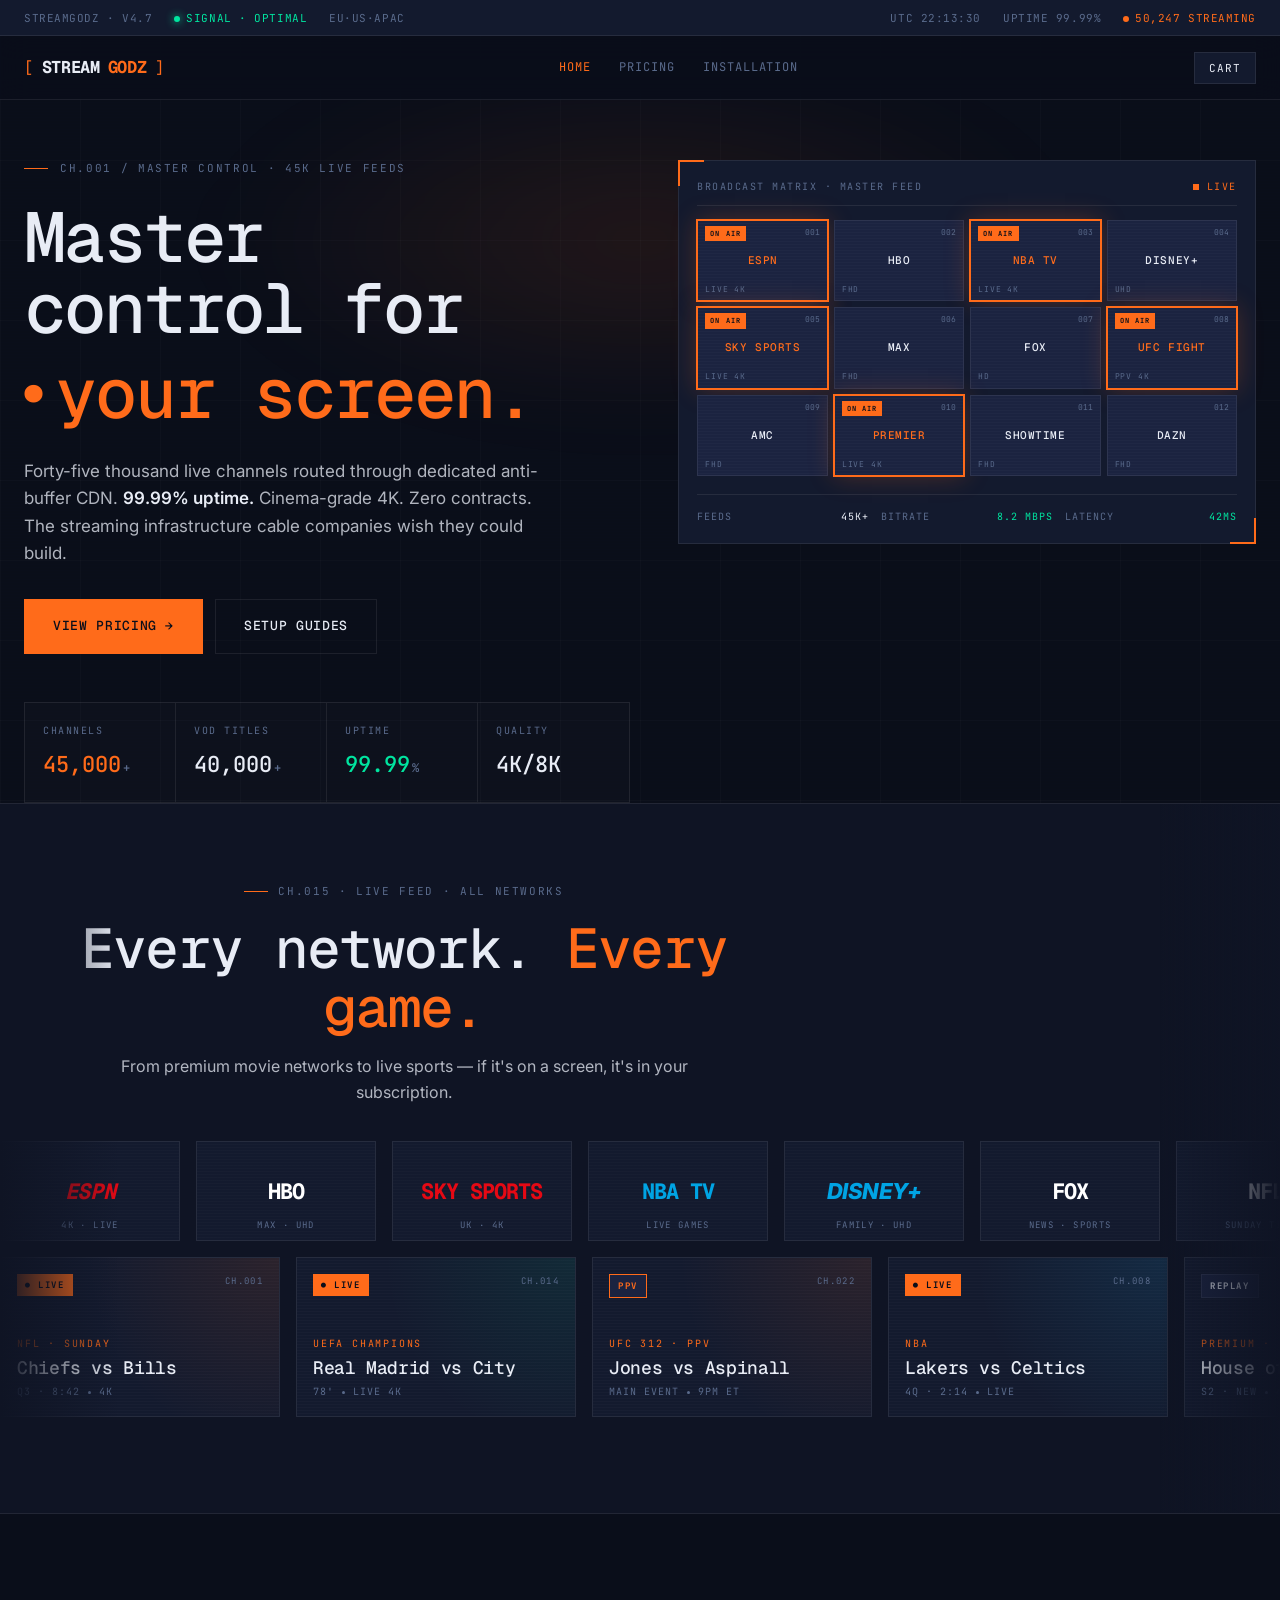
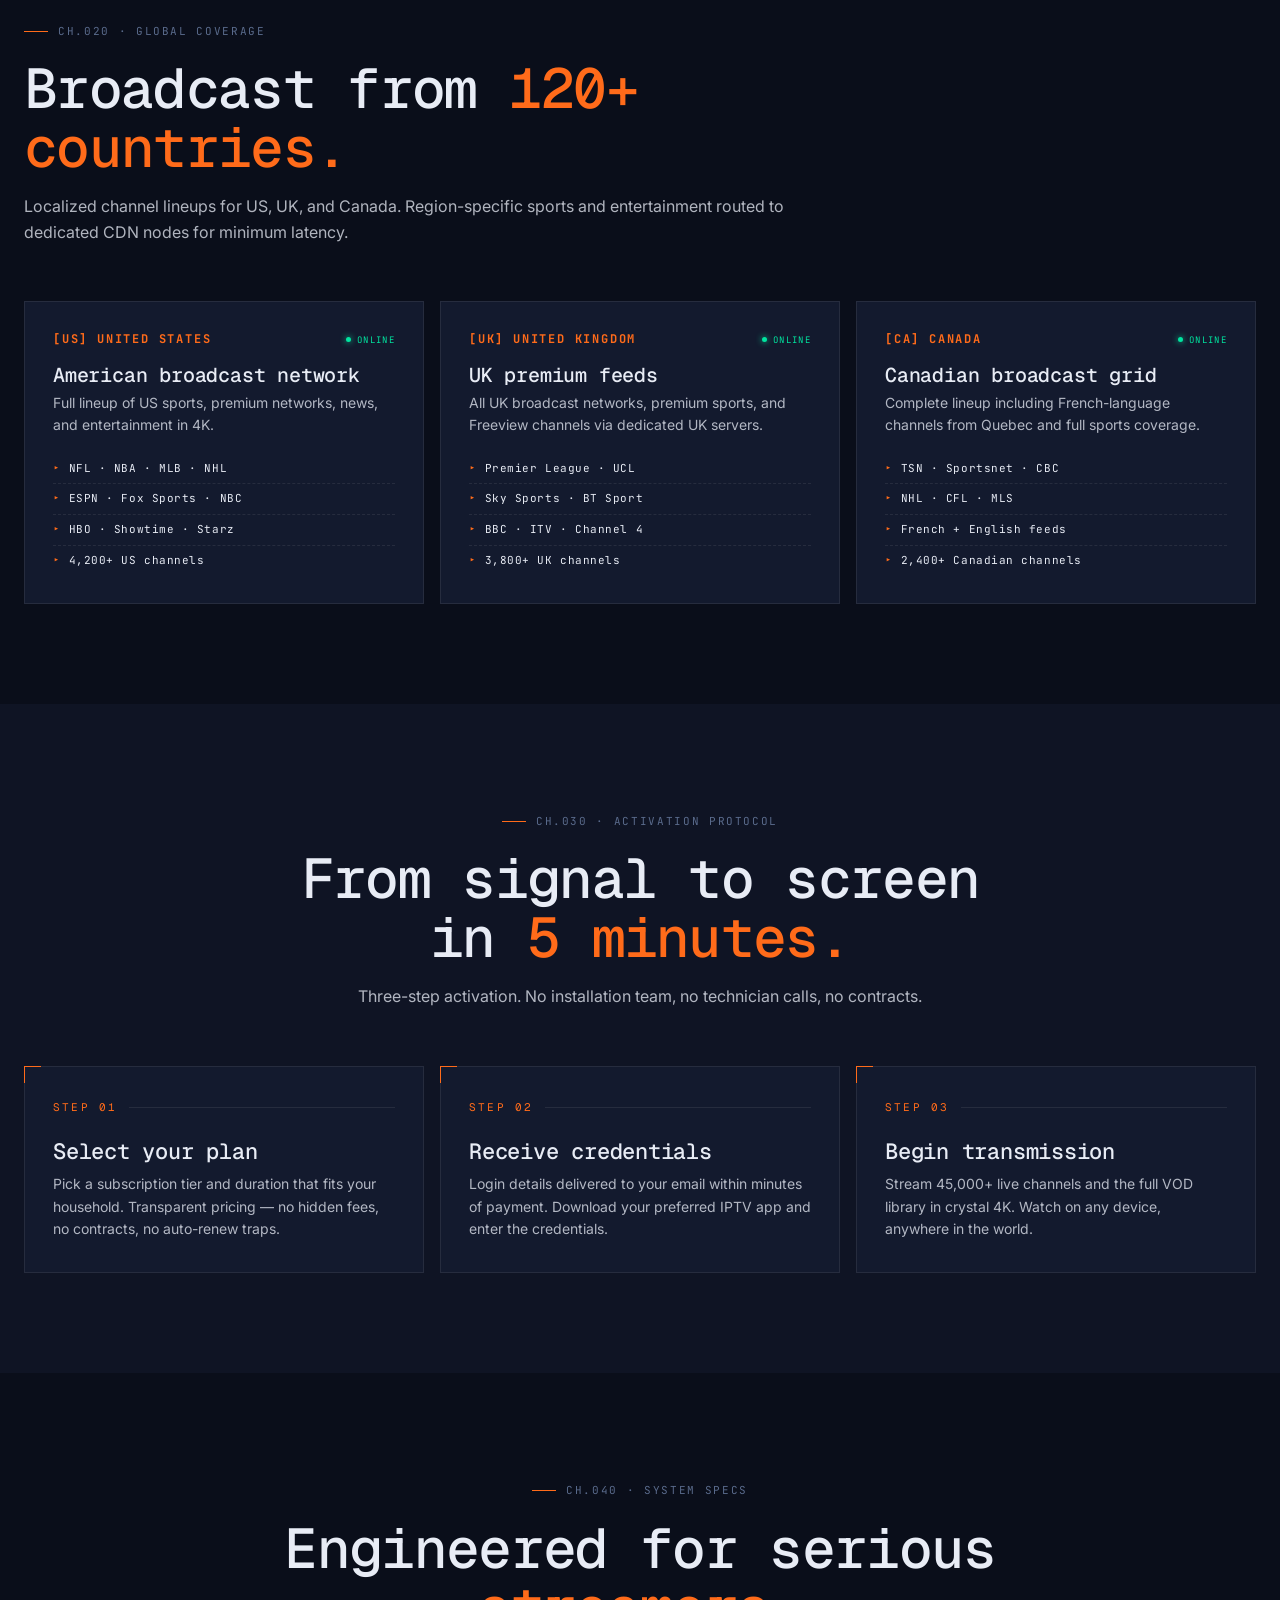
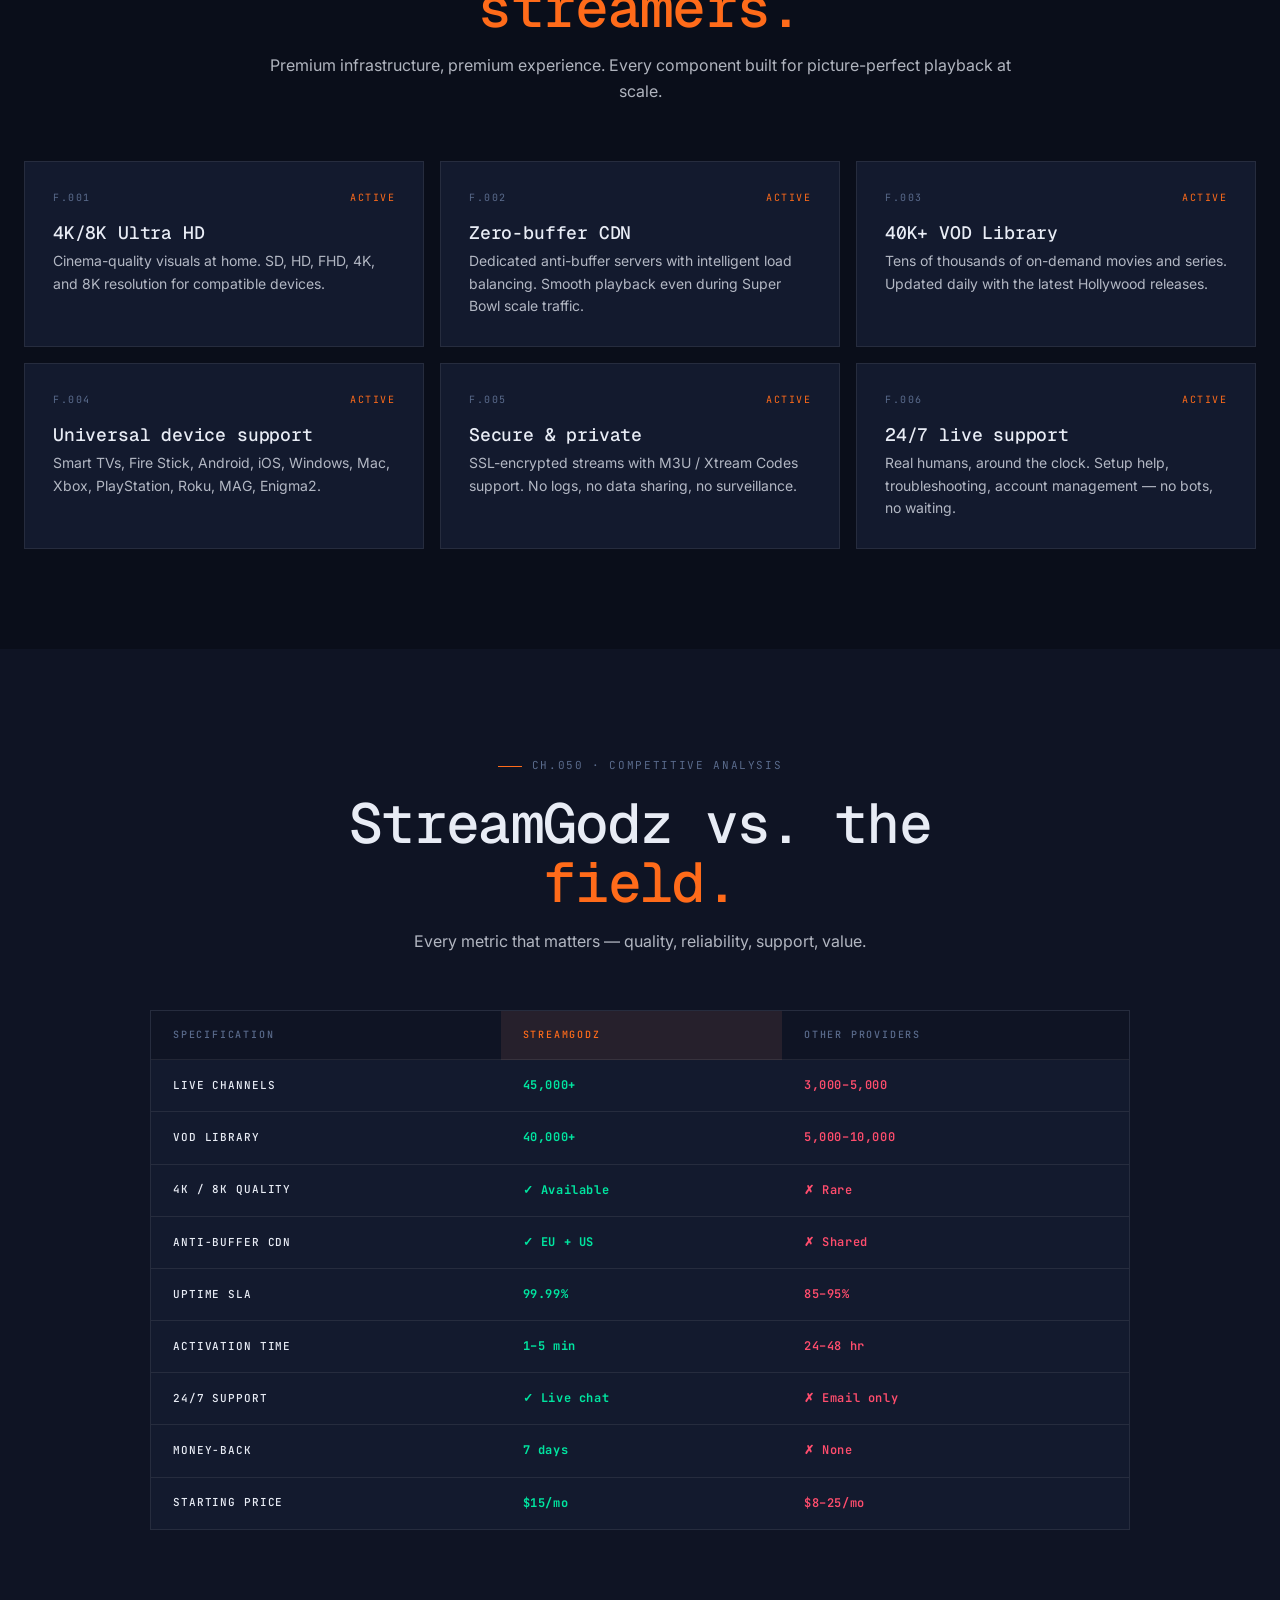
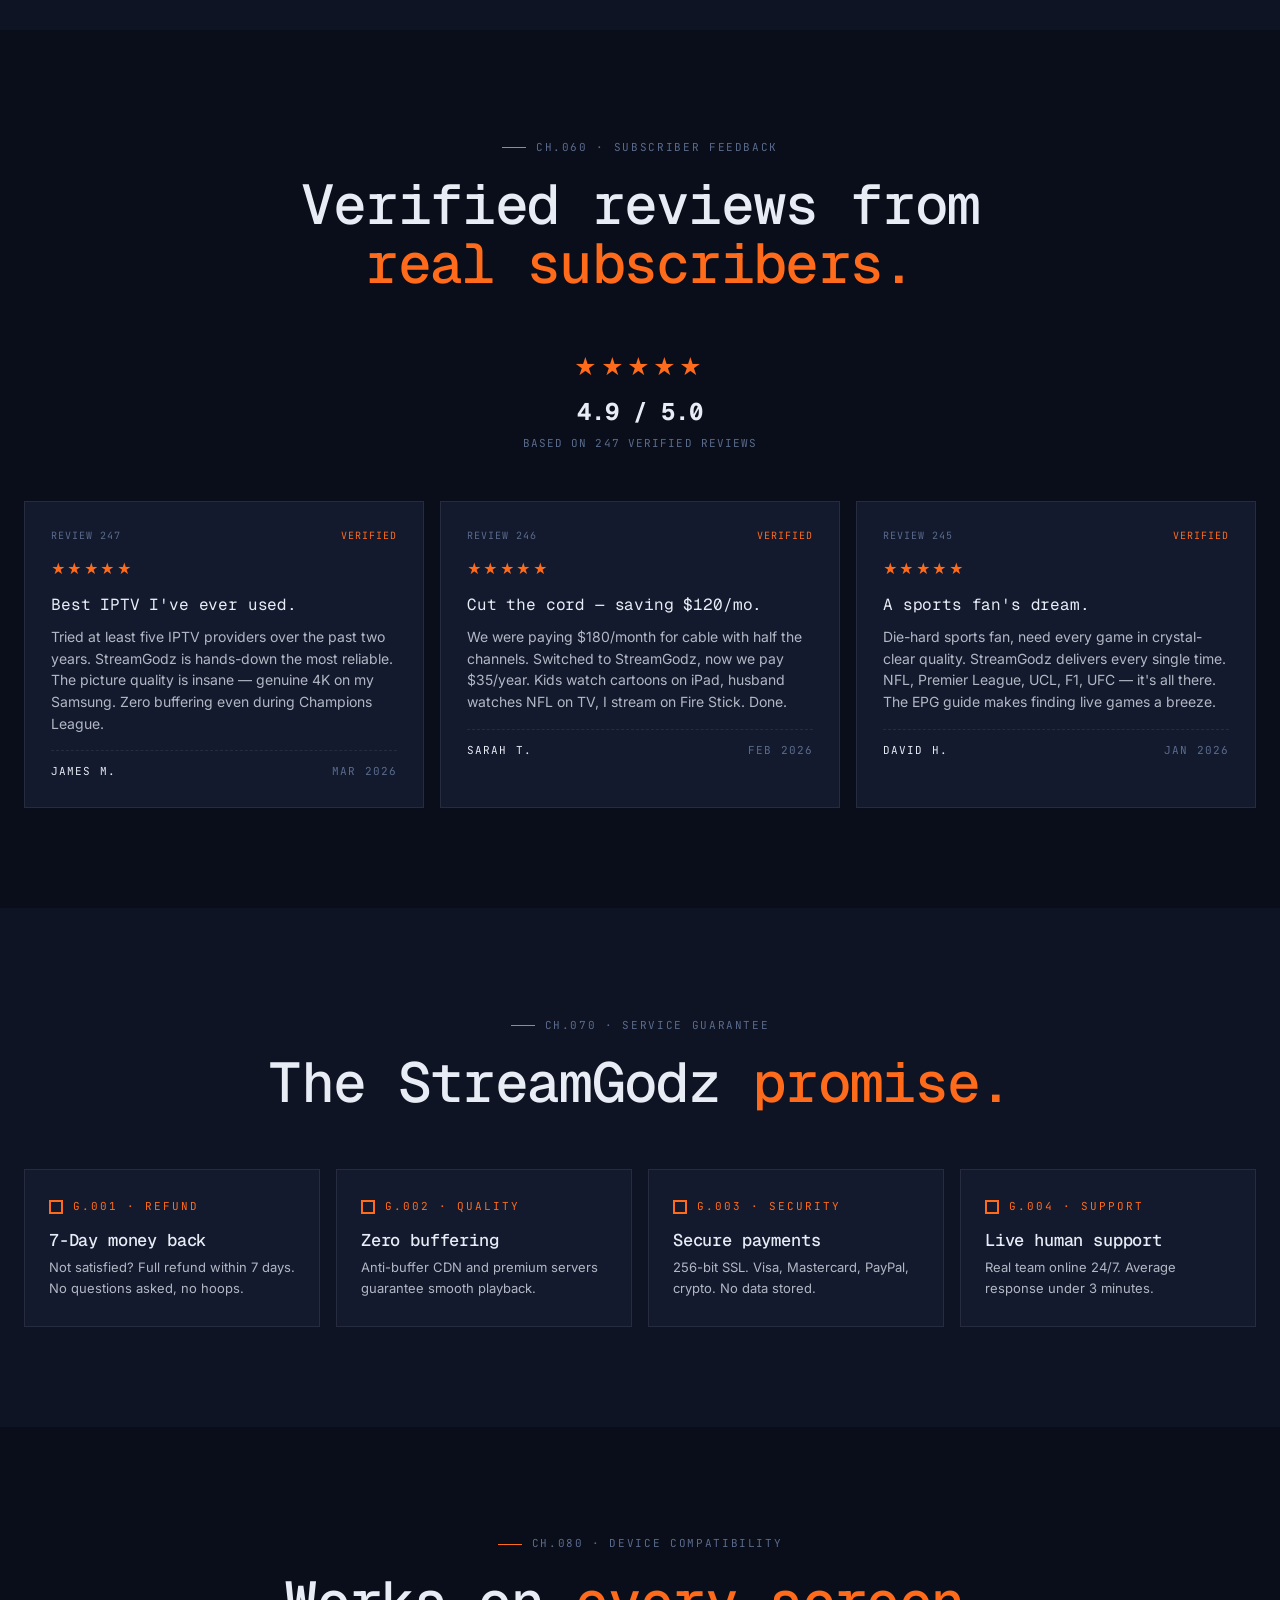
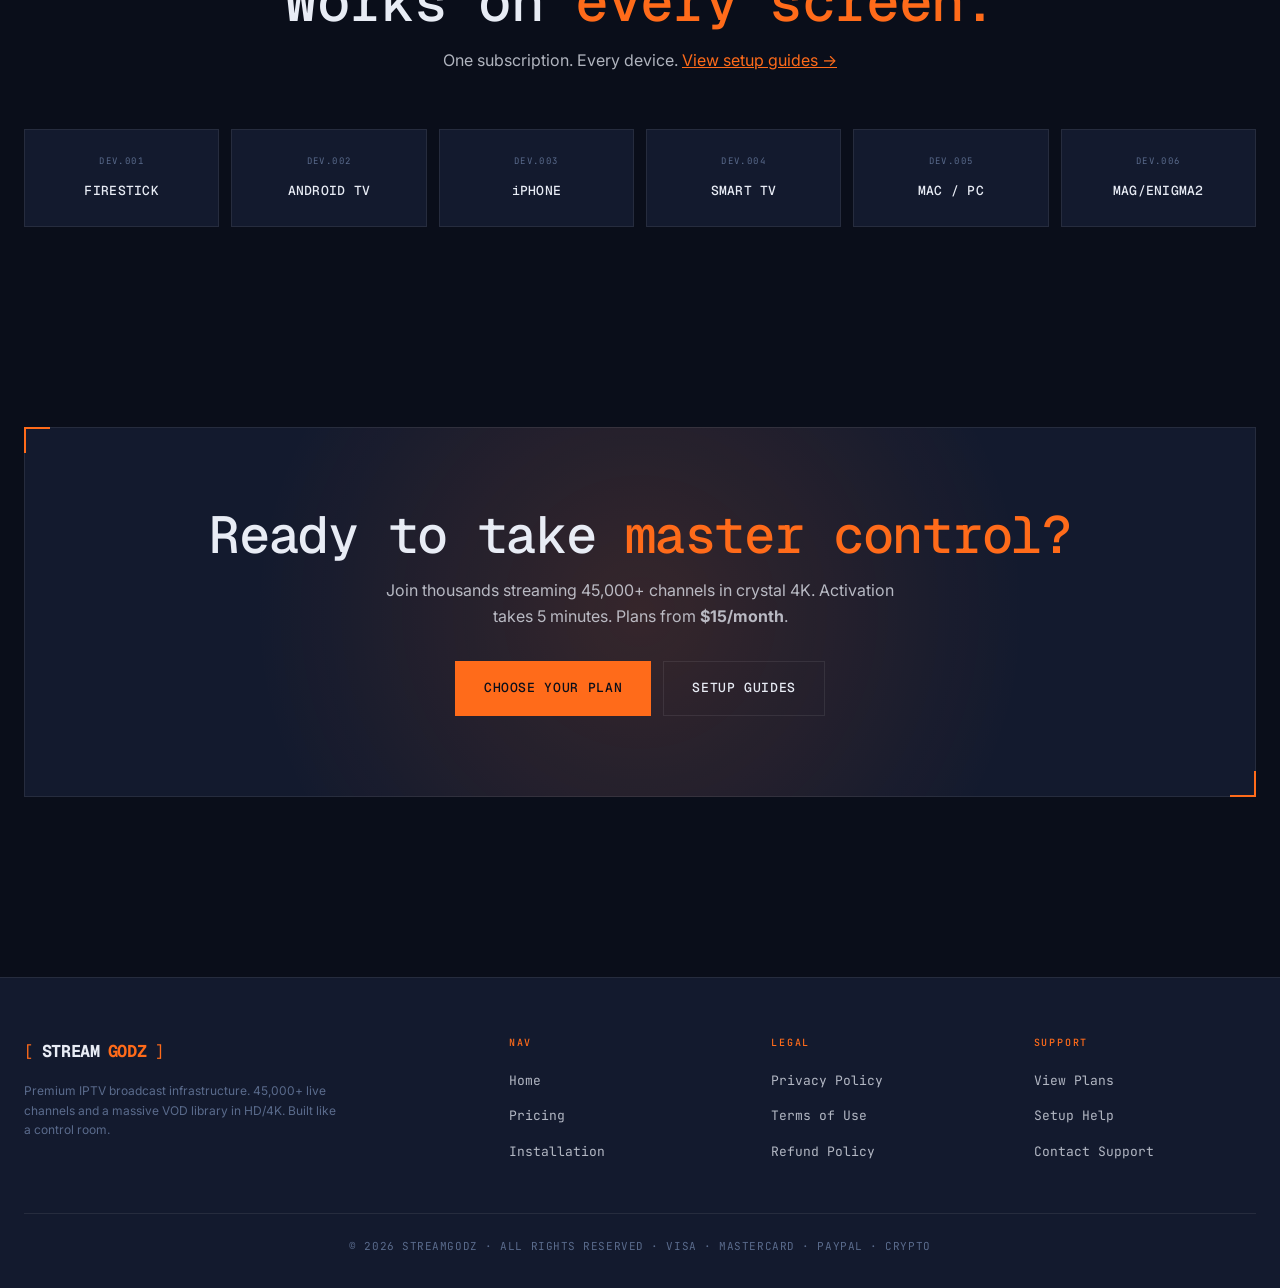
<file: index.html>
<!DOCTYPE html>
<html lang="en">
<head>
  <meta charset="UTF-8" />
  <meta name="viewport" content="width=device-width, initial-scale=1.0" />
  <title>StreamGodz · Master Control · 45,000+ Live Channels in 4K</title>
  <meta name="description" content="StreamGodz delivers 45,000+ live channels and 40,000+ VOD titles in HD/4K. 99.99% uptime. Anti-buffer CDN. Plans from $15/month." />
  <link rel="preconnect" href="https://fonts.googleapis.com">
  <link rel="preconnect" href="https://fonts.gstatic.com" crossorigin>
  <link href="https://fonts.googleapis.com/css2?family=Geist+Mono:wght@400;500;700&family=Inter:wght@400;500;600;700&family=JetBrains+Mono:wght@400;500;700&display=swap" rel="stylesheet">
  <link rel="stylesheet" href="css/global.css">
  <link rel="stylesheet" href="css/home.css">
</head>
<body>

  <!-- TOP STATUS BAR -->
  <div class="top-bar">
    <div class="left">
      <span>STREAMGODZ · v4.7</span>
      <span class="ok">SIGNAL · OPTIMAL</span>
      <span>EU·US·APAC</span>
    </div>
    <div class="right">
      <span data-clock>UTC 00:00:00</span>
      <span>UPTIME 99.99%</span>
      <span class="alert">50,247 STREAMING</span>
    </div>
  </div>

  <!-- NAV -->
  <nav class="nav">
    <div class="nav-inner">
      <a href="index.html" class="logo">
        <span class="logo-bracket">[</span>STREAM<span class="godz">GODZ</span><span class="logo-bracket">]</span>
      </a>
      <ul class="nav-links">
        <li><a href="index.html">Home</a></li>
        <li><a href="pricing.html">Pricing</a></li>
        <li><a href="installation.html">Installation</a></li>
      </ul>
      <div class="nav-actions">
        <button class="cart-btn">CART <span class="cart-count">00</span></button>
        <button class="nav-toggle" aria-label="Menu">☰</button>
      </div>
    </div>
  </nav>

  <main class="page-offset">

    <!-- HERO -->
    <section class="hero">
      <div class="container hero-inner">
        <div>
          <div class="hero-meta">CH.001 / MASTER CONTROL · 45K LIVE FEEDS</div>
          <h1>
            Master<br>
            control for<br>
            <span class="live">your screen.</span>
          </h1>
          <p class="hero-lead">
            Forty-five thousand live channels routed through dedicated anti-buffer CDN. <strong>99.99% uptime.</strong> Cinema-grade 4K. Zero contracts. The streaming infrastructure cable companies wish they could build.
          </p>
          <div class="cta-row">
            <a href="pricing.html" class="btn btn-primary">VIEW PRICING →</a>
            <a href="installation.html" class="btn btn-ghost">SETUP GUIDES</a>
          </div>
          <div class="readout">
            <div class="readout-cell tally">
              <div class="readout-label">Channels</div>
              <div class="readout-val">45,000<span class="readout-unit">+</span></div>
            </div>
            <div class="readout-cell">
              <div class="readout-label">VOD Titles</div>
              <div class="readout-val">40,000<span class="readout-unit">+</span></div>
            </div>
            <div class="readout-cell signal">
              <div class="readout-label">Uptime</div>
              <div class="readout-val">99.99<span class="readout-unit">%</span></div>
            </div>
            <div class="readout-cell">
              <div class="readout-label">Quality</div>
              <div class="readout-val">4K/8K</div>
            </div>
          </div>
        </div>

        <!-- BROADCAST MATRIX -->
        <div class="matrix-shell">
          <div class="matrix-header">
            <div>BROADCAST MATRIX · MASTER FEED</div>
            <div class="right">LIVE</div>
          </div>
          <div class="matrix">
            <div class="feed live"><span class="feed-num">001</span><span class="feed-name">ESPN</span><span class="feed-tc">LIVE 4K</span></div>
            <div class="feed"><span class="feed-num">002</span><span class="feed-name">HBO</span><span class="feed-tc">FHD</span></div>
            <div class="feed live"><span class="feed-num">003</span><span class="feed-name">NBA TV</span><span class="feed-tc">LIVE 4K</span></div>
            <div class="feed"><span class="feed-num">004</span><span class="feed-name">DISNEY+</span><span class="feed-tc">UHD</span></div>
            <div class="feed live"><span class="feed-num">005</span><span class="feed-name">SKY SPORTS</span><span class="feed-tc">LIVE 4K</span></div>
            <div class="feed"><span class="feed-num">006</span><span class="feed-name">MAX</span><span class="feed-tc">FHD</span></div>
            <div class="feed"><span class="feed-num">007</span><span class="feed-name">FOX</span><span class="feed-tc">HD</span></div>
            <div class="feed live"><span class="feed-num">008</span><span class="feed-name">UFC FIGHT</span><span class="feed-tc">PPV 4K</span></div>
            <div class="feed"><span class="feed-num">009</span><span class="feed-name">AMC</span><span class="feed-tc">FHD</span></div>
            <div class="feed live"><span class="feed-num">010</span><span class="feed-name">PREMIER</span><span class="feed-tc">LIVE 4K</span></div>
            <div class="feed"><span class="feed-num">011</span><span class="feed-name">SHOWTIME</span><span class="feed-tc">FHD</span></div>
            <div class="feed"><span class="feed-num">012</span><span class="feed-name">DAZN</span><span class="feed-tc">FHD</span></div>
          </div>
          <div class="matrix-footer">
            <div class="mf-item"><span>FEEDS</span><span class="v">45K+</span></div>
            <div class="mf-item"><span>BITRATE</span><span class="v s">8.2 MBPS</span></div>
            <div class="mf-item"><span>LATENCY</span><span class="v s">42MS</span></div>
          </div>
        </div>
      </div>
    </section>

    <!-- MARQUEE: Networks + Live Events -->
    <section class="marquee-section">
      <div class="container">
        <div class="section-head">
          <div class="eyebrow" style="justify-content:center;">CH.015 · LIVE FEED · ALL NETWORKS</div>
          <h2 class="section-title">Every network. <span class="tally">Every game.</span></h2>
          <p class="section-sub" style="max-width:600px;margin:0 auto;">From premium movie networks to live sports — if it's on a screen, it's in your subscription.</p>
        </div>
      </div>

      <div class="marquee-fade-left"></div>
      <div class="marquee-fade-right"></div>

      <!-- ROW 1: Network logos scrolling left -->
      <div class="marquee-row" id="logo-row"></div>

      <!-- ROW 2: Live event cards scrolling right -->
      <div class="marquee-row reverse" id="event-row"></div>
    </section>

    <!-- REGIONAL COVERAGE -->
    <section>
      <div class="container">
        <div class="section-head">
          <div class="eyebrow">CH.020 · GLOBAL COVERAGE</div>
          <h2 class="section-title">Broadcast from <span class="tally">120+ countries.</span></h2>
          <p class="section-sub">Localized channel lineups for US, UK, and Canada. Region-specific sports and entertainment routed to dedicated CDN nodes for minimum latency.</p>
        </div>
        <div class="regions">
          <div class="region-card">
            <div class="region-card-header">
              <div class="region-flag-block">[US] UNITED STATES</div>
              <div class="live-pill">ONLINE</div>
            </div>
            <h3>American broadcast network</h3>
            <p>Full lineup of US sports, premium networks, news, and entertainment in 4K.</p>
            <ul>
              <li>NFL · NBA · MLB · NHL</li>
              <li>ESPN · Fox Sports · NBC</li>
              <li>HBO · Showtime · Starz</li>
              <li>4,200+ US channels</li>
            </ul>
          </div>

          <div class="region-card">
            <div class="region-card-header">
              <div class="region-flag-block">[UK] UNITED KINGDOM</div>
              <div class="live-pill">ONLINE</div>
            </div>
            <h3>UK premium feeds</h3>
            <p>All UK broadcast networks, premium sports, and Freeview channels via dedicated UK servers.</p>
            <ul>
              <li>Premier League · UCL</li>
              <li>Sky Sports · BT Sport</li>
              <li>BBC · ITV · Channel 4</li>
              <li>3,800+ UK channels</li>
            </ul>
          </div>

          <div class="region-card">
            <div class="region-card-header">
              <div class="region-flag-block">[CA] CANADA</div>
              <div class="live-pill">ONLINE</div>
            </div>
            <h3>Canadian broadcast grid</h3>
            <p>Complete lineup including French-language channels from Quebec and full sports coverage.</p>
            <ul>
              <li>TSN · Sportsnet · CBC</li>
              <li>NHL · CFL · MLS</li>
              <li>French + English feeds</li>
              <li>2,400+ Canadian channels</li>
            </ul>
          </div>
        </div>
      </div>
    </section>

    <!-- HOW IT WORKS -->
    <section style="background: var(--bg-soft);">
      <div class="container">
        <div class="section-head center">
          <div class="eyebrow">CH.030 · ACTIVATION PROTOCOL</div>
          <h2 class="section-title">From signal to screen in <span class="tally">5 minutes.</span></h2>
          <p class="section-sub">Three-step activation. No installation team, no technician calls, no contracts.</p>
        </div>
        <div class="steps">
          <div class="step">
            <div class="step-num">STEP 01</div>
            <h3>Select your plan</h3>
            <p>Pick a subscription tier and duration that fits your household. Transparent pricing — no hidden fees, no contracts, no auto-renew traps.</p>
          </div>
          <div class="step">
            <div class="step-num">STEP 02</div>
            <h3>Receive credentials</h3>
            <p>Login details delivered to your email within minutes of payment. Download your preferred IPTV app and enter the credentials.</p>
          </div>
          <div class="step">
            <div class="step-num">STEP 03</div>
            <h3>Begin transmission</h3>
            <p>Stream 45,000+ live channels and the full VOD library in crystal 4K. Watch on any device, anywhere in the world.</p>
          </div>
        </div>
      </div>
    </section>

    <!-- FEATURES -->
    <section>
      <div class="container">
        <div class="section-head center">
          <div class="eyebrow">CH.040 · SYSTEM SPECS</div>
          <h2 class="section-title">Engineered for serious <span class="tally">streamers.</span></h2>
          <p class="section-sub">Premium infrastructure, premium experience. Every component built for picture-perfect playback at scale.</p>
        </div>
        <div class="features">
          <div class="feature">
            <div class="feature-ident"><span>F.001</span><span class="id">ACTIVE</span></div>
            <h3>4K/8K Ultra HD</h3>
            <p>Cinema-quality visuals at home. SD, HD, FHD, 4K, and 8K resolution for compatible devices.</p>
          </div>
          <div class="feature">
            <div class="feature-ident"><span>F.002</span><span class="id">ACTIVE</span></div>
            <h3>Zero-buffer CDN</h3>
            <p>Dedicated anti-buffer servers with intelligent load balancing. Smooth playback even during Super Bowl scale traffic.</p>
          </div>
          <div class="feature">
            <div class="feature-ident"><span>F.003</span><span class="id">ACTIVE</span></div>
            <h3>40K+ VOD Library</h3>
            <p>Tens of thousands of on-demand movies and series. Updated daily with the latest Hollywood releases.</p>
          </div>
          <div class="feature">
            <div class="feature-ident"><span>F.004</span><span class="id">ACTIVE</span></div>
            <h3>Universal device support</h3>
            <p>Smart TVs, Fire Stick, Android, iOS, Windows, Mac, Xbox, PlayStation, Roku, MAG, Enigma2.</p>
          </div>
          <div class="feature">
            <div class="feature-ident"><span>F.005</span><span class="id">ACTIVE</span></div>
            <h3>Secure & private</h3>
            <p>SSL-encrypted streams with M3U / Xtream Codes support. No logs, no data sharing, no surveillance.</p>
          </div>
          <div class="feature">
            <div class="feature-ident"><span>F.006</span><span class="id">ACTIVE</span></div>
            <h3>24/7 live support</h3>
            <p>Real humans, around the clock. Setup help, troubleshooting, account management — no bots, no waiting.</p>
          </div>
        </div>
      </div>
    </section>

    <!-- COMPARISON -->
    <section style="background: var(--bg-soft);">
      <div class="container">
        <div class="section-head center">
          <div class="eyebrow">CH.050 · COMPETITIVE ANALYSIS</div>
          <h2 class="section-title">StreamGodz vs. the <span class="tally">field.</span></h2>
          <p class="section-sub">Every metric that matters — quality, reliability, support, value.</p>
        </div>
        <div class="compare-wrap">
          <table class="compare-table">
            <thead>
              <tr>
                <th>Specification</th>
                <th class="sg">STREAMGODZ</th>
                <th>OTHER PROVIDERS</th>
              </tr>
            </thead>
            <tbody>
              <tr><td>Live channels</td><td class="yes">45,000+</td><td class="no">3,000–5,000</td></tr>
              <tr><td>VOD library</td><td class="yes">40,000+</td><td class="no">5,000–10,000</td></tr>
              <tr><td>4K / 8K quality</td><td class="yes">✓ Available</td><td class="no">✗ Rare</td></tr>
              <tr><td>Anti-buffer CDN</td><td class="yes">✓ EU + US</td><td class="no">✗ Shared</td></tr>
              <tr><td>Uptime SLA</td><td class="yes">99.99%</td><td class="no">85–95%</td></tr>
              <tr><td>Activation time</td><td class="yes">1–5 min</td><td class="no">24–48 hr</td></tr>
              <tr><td>24/7 support</td><td class="yes">✓ Live chat</td><td class="no">✗ Email only</td></tr>
              <tr><td>Money-back</td><td class="yes">7 days</td><td class="no">✗ None</td></tr>
              <tr><td>Starting price</td><td class="yes">$15/mo</td><td class="no">$8–25/mo</td></tr>
            </tbody>
          </table>
        </div>
      </div>
    </section>

    <!-- TESTIMONIALS -->
    <section>
      <div class="container">
        <div class="section-head center">
          <div class="eyebrow">CH.060 · SUBSCRIBER FEEDBACK</div>
          <h2 class="section-title">Verified reviews from <span class="tally">real subscribers.</span></h2>
        </div>
        <div class="rating-bar">
          <div class="rating-stars">★★★★★</div>
          <div class="rating-num">4.9 / 5.0</div>
          <div class="rating-meta">BASED ON 247 VERIFIED REVIEWS</div>
        </div>
        <div class="testimonials">
          <div class="testi">
            <div class="testi-header"><span>REVIEW 247</span><span class="testi-id">VERIFIED</span></div>
            <div class="testi-stars">★★★★★</div>
            <div class="testi-title">Best IPTV I've ever used.</div>
            <p class="testi-body">Tried at least five IPTV providers over the past two years. StreamGodz is hands-down the most reliable. The picture quality is insane — genuine 4K on my Samsung. Zero buffering even during Champions League.</p>
            <div class="testi-attr"><span class="name">JAMES M.</span><span>MAR 2026</span></div>
          </div>
          <div class="testi">
            <div class="testi-header"><span>REVIEW 246</span><span class="testi-id">VERIFIED</span></div>
            <div class="testi-stars">★★★★★</div>
            <div class="testi-title">Cut the cord — saving $120/mo.</div>
            <p class="testi-body">We were paying $180/month for cable with half the channels. Switched to StreamGodz, now we pay $35/year. Kids watch cartoons on iPad, husband watches NFL on TV, I stream on Fire Stick. Done.</p>
            <div class="testi-attr"><span class="name">SARAH T.</span><span>FEB 2026</span></div>
          </div>
          <div class="testi">
            <div class="testi-header"><span>REVIEW 245</span><span class="testi-id">VERIFIED</span></div>
            <div class="testi-stars">★★★★★</div>
            <div class="testi-title">A sports fan's dream.</div>
            <p class="testi-body">Die-hard sports fan, need every game in crystal-clear quality. StreamGodz delivers every single time. NFL, Premier League, UCL, F1, UFC — it's all there. The EPG guide makes finding live games a breeze.</p>
            <div class="testi-attr"><span class="name">DAVID H.</span><span>JAN 2026</span></div>
          </div>
        </div>
      </div>
    </section>

    <!-- GUARANTEE -->
    <section style="background: var(--bg-soft);">
      <div class="container">
        <div class="section-head center">
          <div class="eyebrow">CH.070 · SERVICE GUARANTEE</div>
          <h2 class="section-title">The StreamGodz <span class="tally">promise.</span></h2>
        </div>
        <div class="guarantee">
          <div class="g-card">
            <div class="g-card-icon">G.001 · REFUND</div>
            <h4>7-Day money back</h4>
            <p>Not satisfied? Full refund within 7 days. No questions asked, no hoops.</p>
          </div>
          <div class="g-card">
            <div class="g-card-icon">G.002 · QUALITY</div>
            <h4>Zero buffering</h4>
            <p>Anti-buffer CDN and premium servers guarantee smooth playback.</p>
          </div>
          <div class="g-card">
            <div class="g-card-icon">G.003 · SECURITY</div>
            <h4>Secure payments</h4>
            <p>256-bit SSL. Visa, Mastercard, PayPal, crypto. No data stored.</p>
          </div>
          <div class="g-card">
            <div class="g-card-icon">G.004 · SUPPORT</div>
            <h4>Live human support</h4>
            <p>Real team online 24/7. Average response under 3 minutes.</p>
          </div>
        </div>
      </div>
    </section>

    <!-- DEVICES -->
    <section>
      <div class="container">
        <div class="section-head center">
          <div class="eyebrow">CH.080 · DEVICE COMPATIBILITY</div>
          <h2 class="section-title">Works on <span class="tally">every screen.</span></h2>
          <p class="section-sub">One subscription. Every device. <a href="installation.html" style="color: var(--tally); text-decoration: underline;">View setup guides →</a></p>
        </div>
        <div class="devices">
          <div class="device"><div class="device-id">DEV.001</div><div class="device-name">FIRESTICK</div></div>
          <div class="device"><div class="device-id">DEV.002</div><div class="device-name">ANDROID TV</div></div>
          <div class="device"><div class="device-id">DEV.003</div><div class="device-name">iPHONE</div></div>
          <div class="device"><div class="device-id">DEV.004</div><div class="device-name">SMART TV</div></div>
          <div class="device"><div class="device-id">DEV.005</div><div class="device-name">MAC / PC</div></div>
          <div class="device"><div class="device-id">DEV.006</div><div class="device-name">MAG/ENIGMA2</div></div>
        </div>
      </div>
    </section>

    <!-- CTA BAND -->
    <section>
      <div class="container">
        <div class="cta-band">
          <h2>Ready to take <span class="tally">master control?</span></h2>
          <p>Join thousands streaming 45,000+ channels in crystal 4K. Activation takes 5 minutes. Plans from <strong>$15/month</strong>.</p>
          <div class="cta-band-actions">
            <a href="pricing.html" class="btn btn-primary">CHOOSE YOUR PLAN</a>
            <a href="installation.html" class="btn btn-ghost">SETUP GUIDES</a>
          </div>
        </div>
      </div>
    </section>
  </main>

  <!-- FOOTER -->
  <footer class="footer">
    <div class="container">
      <div class="footer-grid">
        <div class="footer-brand">
          <div class="logo">
            <span class="logo-bracket">[</span>STREAM<span class="godz">GODZ</span><span class="logo-bracket">]</span>
          </div>
          <p>Premium IPTV broadcast infrastructure. 45,000+ live channels and a massive VOD library in HD/4K. Built like a control room.</p>
        </div>
        <div>
          <h4>NAV</h4>
          <ul>
            <li><a href="index.html">Home</a></li>
            <li><a href="pricing.html">Pricing</a></li>
            <li><a href="installation.html">Installation</a></li>
          </ul>
        </div>
        <div>
          <h4>LEGAL</h4>
          <ul>
            <li><a href="privacy.html">Privacy Policy</a></li>
            <li><a href="terms.html">Terms of Use</a></li>
            <li><a href="refund.html">Refund Policy</a></li>
          </ul>
        </div>
        <div>
          <h4>SUPPORT</h4>
          <ul>
            <li><a href="pricing.html">View Plans</a></li>
            <li><a href="installation.html">Setup Help</a></li>
            <li><a href="#">Contact Support</a></li>
          </ul>
        </div>
      </div>
      <div class="footer-bottom">
        © 2026 STREAMGODZ · ALL RIGHTS RESERVED · VISA · MASTERCARD · PAYPAL · CRYPTO
      </div>
    </div>
  </footer>

  <!-- CART DRAWER -->
  <div class="cart-overlay"></div>
  <aside class="cart-drawer">
    <div class="cart-header">
      <h3>// YOUR CART</h3>
      <button class="cart-close">×</button>
    </div>
    <div class="cart-body"></div>
    <div class="cart-footer" style="display:none;"></div>
  </aside>

  <script src="js/main.js"></script>
</body>
</html>
</file>
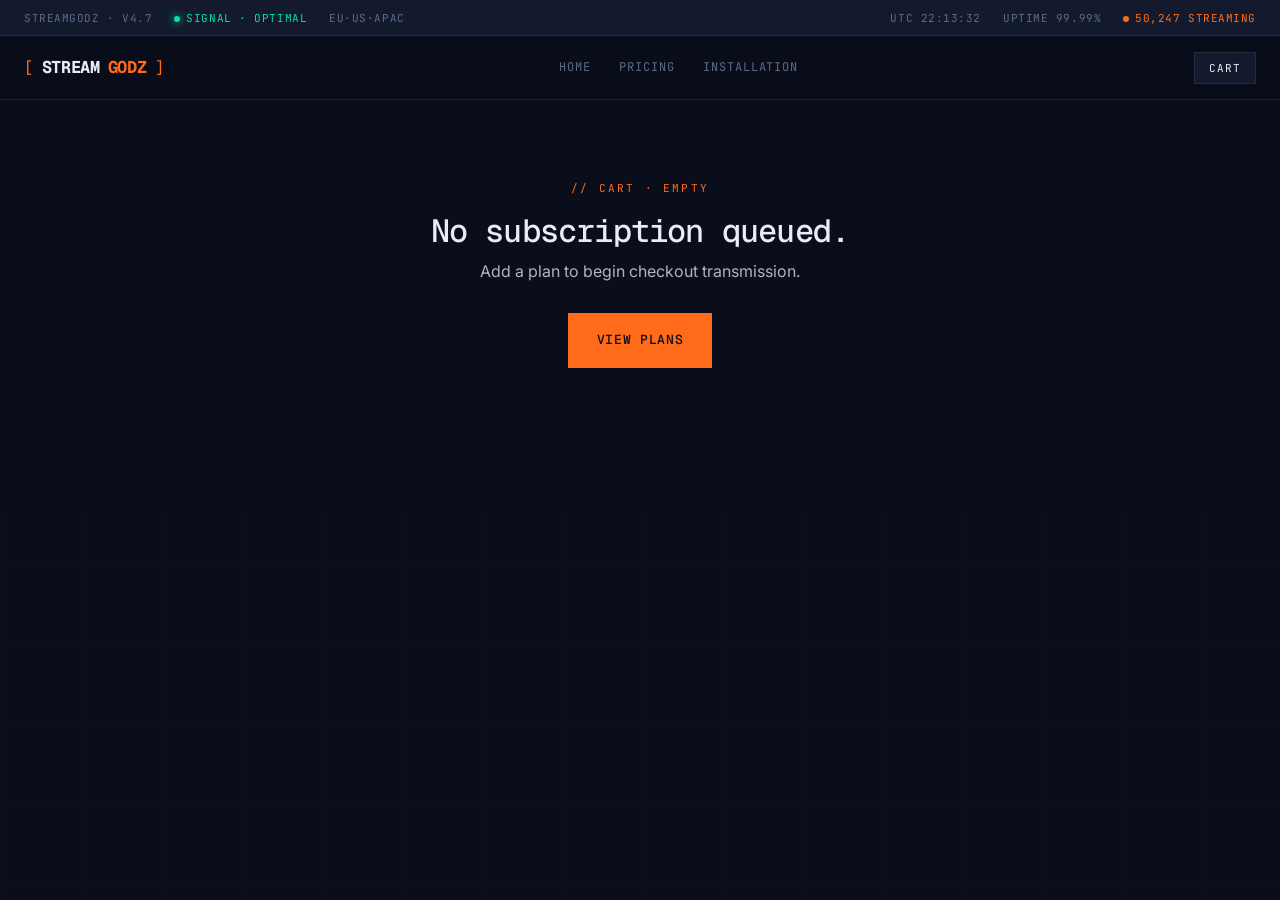
<file: checkout.html>
<!DOCTYPE html>
<html lang="en">
<head>
  <meta charset="UTF-8" />
  <meta name="viewport" content="width=device-width, initial-scale=1.0" />
  <title>Checkout · StreamGodz</title>
  <link rel="preconnect" href="https://fonts.googleapis.com">
  <link rel="preconnect" href="https://fonts.gstatic.com" crossorigin>
  <link href="https://fonts.googleapis.com/css2?family=Geist+Mono:wght@400;500;700&family=Inter:wght@400;500;600;700&family=JetBrains+Mono:wght@400;500;700&display=swap" rel="stylesheet">
  <link rel="stylesheet" href="css/global.css">
  <link rel="stylesheet" href="css/checkout.css">
</head>
<body>

  <div class="top-bar">
    <div class="left">
      <span>STREAMGODZ · v4.7</span>
      <span class="ok">SIGNAL · OPTIMAL</span>
      <span>EU·US·APAC</span>
    </div>
    <div class="right">
      <span data-clock>UTC 00:00:00</span>
      <span>UPTIME 99.99%</span>
      <span class="alert">50,247 STREAMING</span>
    </div>
  </div>

  <nav class="nav">
    <div class="nav-inner">
      <a href="index.html" class="logo">
        <span class="logo-bracket">[</span>STREAM<span class="godz">GODZ</span><span class="logo-bracket">]</span>
      </a>
      <ul class="nav-links">
        <li><a href="index.html">Home</a></li>
        <li><a href="pricing.html">Pricing</a></li>
        <li><a href="installation.html">Installation</a></li>
      </ul>
      <div class="nav-actions">
        <button class="cart-btn">CART <span class="cart-count">00</span></button>
        <button class="nav-toggle" aria-label="Menu">☰</button>
      </div>
    </div>
  </nav>

  <main class="page-offset checkout-page">
    <div class="container">
      <div class="checkout-head">
        <div class="meta">CH.300 · CHECKOUT TRANSMISSION</div>
        <h1>Complete your subscription.</h1>
        <p>Activation credentials delivered to your email within minutes of payment.</p>
      </div>

      <div class="checkout-grid">
        <form id="checkout-form" onsubmit="return false;">
          <div class="checkout-card" style="margin-bottom: 16px;">
            <h3><span class="step-num">1</span> ACCOUNT DETAILS</h3>
            <div class="form-group">
              <label>Email Address *</label>
              <input type="email" name="email" required placeholder="you@example.com" />
            </div>
            <div class="form-row">
              <div class="form-group">
                <label>First Name *</label>
                <input type="text" name="firstName" required placeholder="John" />
              </div>
              <div class="form-group">
                <label>Last Name *</label>
                <input type="text" name="lastName" required placeholder="Doe" />
              </div>
            </div>
            <div class="form-group">
              <label>Country</label>
              <select name="country">
                <option>United States</option>
                <option>Canada</option>
                <option>United Kingdom</option>
                <option>Australia</option>
                <option>Other</option>
              </select>
            </div>
          </div>

          <div class="checkout-card">
            <h3><span class="step-num">2</span> PAYMENT METHOD</h3>
            <div class="payment-methods">
              <div class="pay-option active" data-method="card">
                <div class="pay-icon">▣</div>
                Credit Card
              </div>
              <div class="pay-option" data-method="paypal">
                <div class="pay-icon">◈</div>
                PayPal
              </div>
              <div class="pay-option" data-method="crypto">
                <div class="pay-icon">◆</div>
                Crypto
              </div>
              <div class="pay-option" data-method="cashapp">
                <div class="pay-icon">$</div>
                CashApp
              </div>
            </div>
            <div class="form-group">
              <label>Card Number *</label>
              <input type="text" name="cardNumber" required placeholder="1234 5678 9012 3456" maxlength="19" />
            </div>
            <div class="form-row">
              <div class="form-group">
                <label>Expiry *</label>
                <input type="text" name="expiry" required placeholder="MM/YY" maxlength="5" />
              </div>
              <div class="form-group">
                <label>CVV *</label>
                <input type="text" name="cvv" required placeholder="123" maxlength="4" />
              </div>
            </div>
            <button id="place-order" class="btn btn-primary btn-block" type="button" style="margin-top: 16px;">
              PLACE ORDER →
            </button>
            <div class="secure-note">
              <span class="ok">SSL ENCRYPTED · PCI COMPLIANT</span>
            </div>
          </div>
        </form>

        <aside class="checkout-card summary">
          <h3>ORDER SUMMARY</h3>
          <div class="summary-items"></div>
          <div class="summary-row">
            <span>Subtotal</span>
            <span class="summary-subtotal">$0.00</span>
          </div>
          <div class="summary-row">
            <span>Tax</span>
            <span>$0.00</span>
          </div>
          <div class="summary-total">
            <span>Total</span>
            <span class="amount">$0.00</span>
          </div>
        </aside>
      </div>
    </div>
  </main>

  <div class="success-overlay">
    <div class="success-modal">
      <div class="success-meta">TRANSMISSION SUCCESSFUL</div>
      <h2>Welcome to <span class="tally">StreamGodz.</span></h2>
      <p>Your payment was processed. Check your email for activation credentials and setup instructions.</p>
      <div class="order-id">ORDER #SG-XXXXXX</div>
      <button id="success-done" class="btn btn-primary btn-block">RETURN TO HOME</button>
    </div>
  </div>

  <div class="cart-overlay"></div>
  <aside class="cart-drawer">
    <div class="cart-header"><h3>// YOUR CART</h3><button class="cart-close">×</button></div>
    <div class="cart-body"></div>
    <div class="cart-footer" style="display:none;"></div>
  </aside>

  <script src="js/main.js"></script>
  <script src="js/checkout.js"></script>
</body>
</html>
</file>
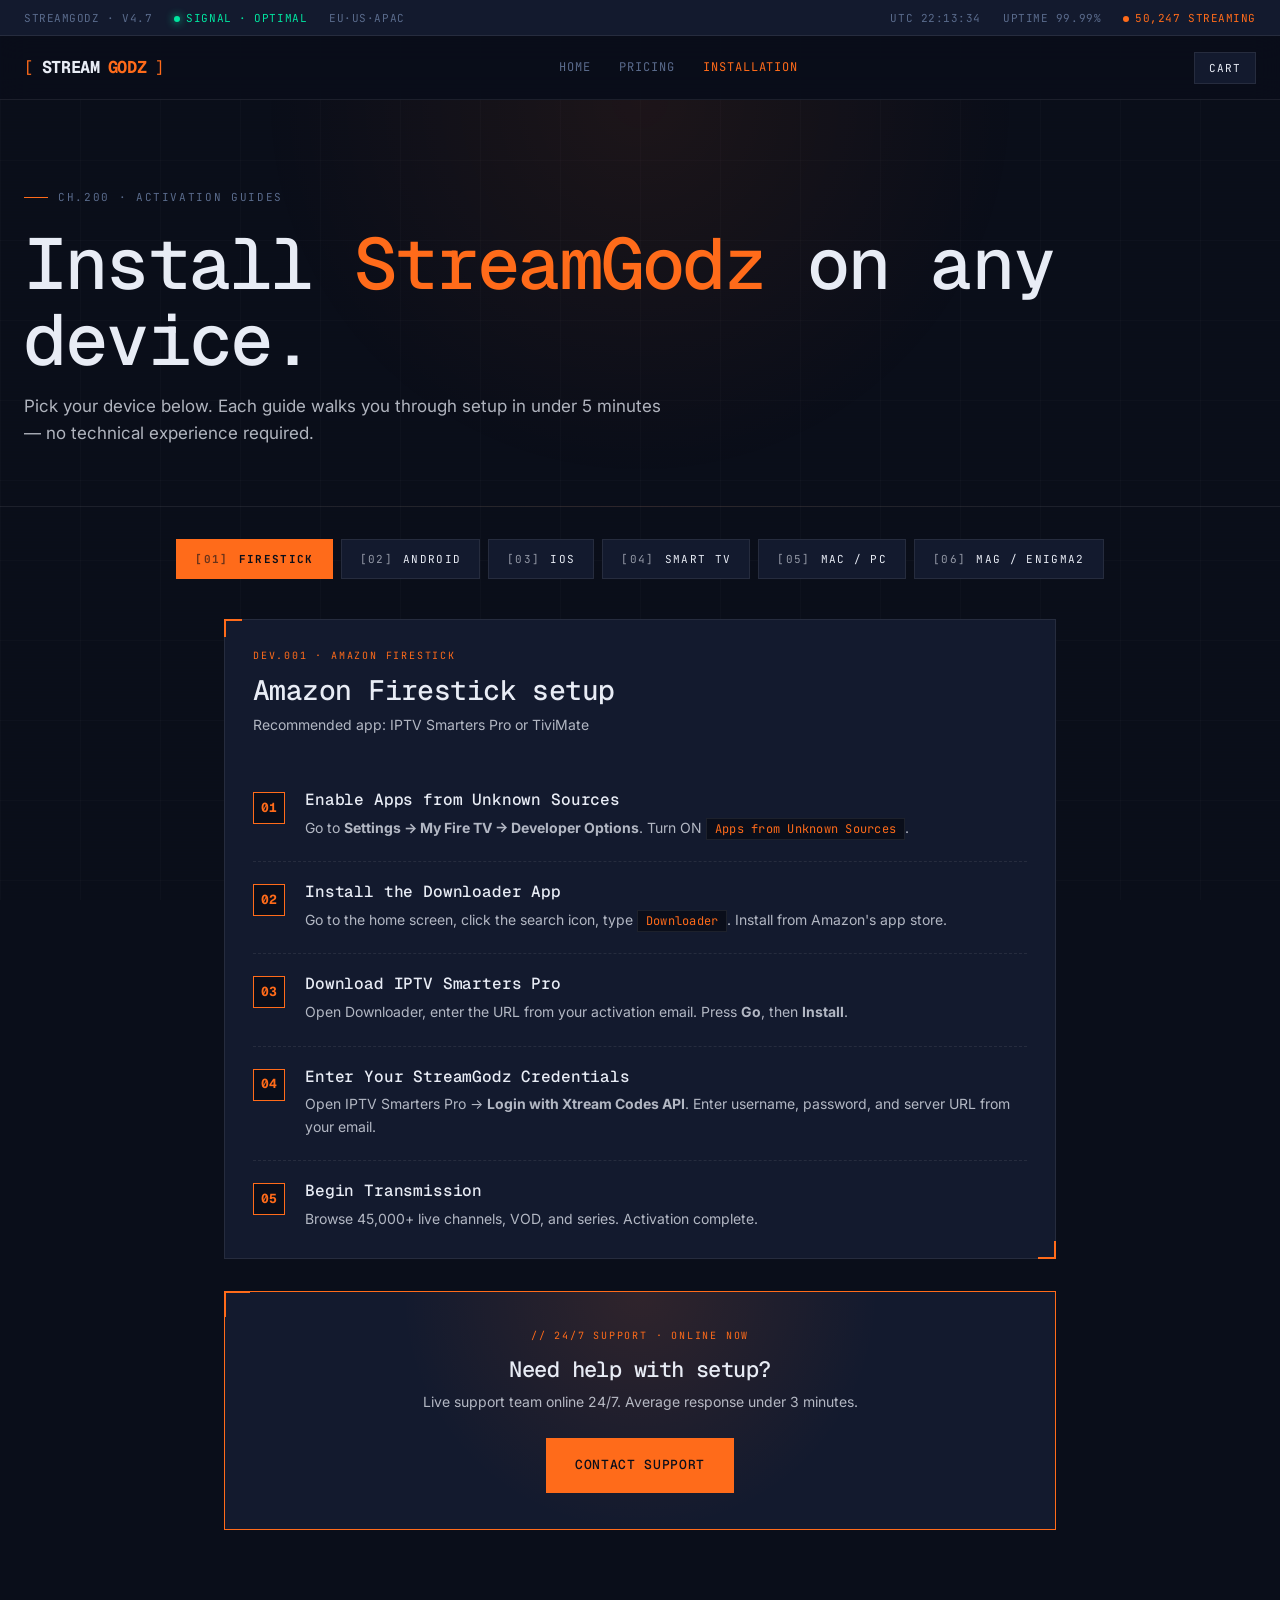
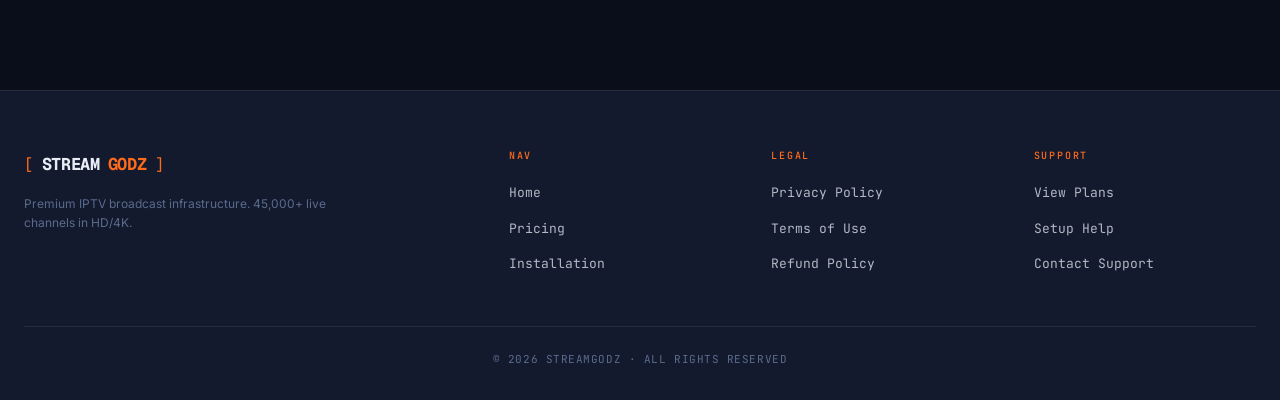
<file: installation.html>
<!DOCTYPE html>
<html lang="en">
<head>
  <meta charset="UTF-8" />
  <meta name="viewport" content="width=device-width, initial-scale=1.0" />
  <title>Installation · StreamGodz Setup Guides</title>
  <meta name="description" content="Step-by-step StreamGodz setup for Firestick, Android, iOS, Smart TV, Mac/PC, MAG, Enigma2." />
  <link rel="preconnect" href="https://fonts.googleapis.com">
  <link rel="preconnect" href="https://fonts.gstatic.com" crossorigin>
  <link href="https://fonts.googleapis.com/css2?family=Geist+Mono:wght@400;500;700&family=Inter:wght@400;500;600;700&family=JetBrains+Mono:wght@400;500;700&display=swap" rel="stylesheet">
  <link rel="stylesheet" href="css/global.css">
  <link rel="stylesheet" href="css/installation.css">
</head>
<body>

  <div class="top-bar">
    <div class="left">
      <span>STREAMGODZ · v4.7</span>
      <span class="ok">SIGNAL · OPTIMAL</span>
      <span>EU·US·APAC</span>
    </div>
    <div class="right">
      <span data-clock>UTC 00:00:00</span>
      <span>UPTIME 99.99%</span>
      <span class="alert">50,247 STREAMING</span>
    </div>
  </div>

  <nav class="nav">
    <div class="nav-inner">
      <a href="index.html" class="logo">
        <span class="logo-bracket">[</span>STREAM<span class="godz">GODZ</span><span class="logo-bracket">]</span>
      </a>
      <ul class="nav-links">
        <li><a href="index.html">Home</a></li>
        <li><a href="pricing.html">Pricing</a></li>
        <li><a href="installation.html">Installation</a></li>
      </ul>
      <div class="nav-actions">
        <button class="cart-btn">CART <span class="cart-count">00</span></button>
        <button class="nav-toggle" aria-label="Menu">☰</button>
      </div>
    </div>
  </nav>

  <main class="page-offset install-page">
    <header class="subpage-header">
      <div class="container">
        <div class="eyebrow">CH.200 · ACTIVATION GUIDES</div>
        <h1>Install <span class="tally">StreamGodz</span> on any device.</h1>
        <p>Pick your device below. Each guide walks you through setup in under 5 minutes — no technical experience required.</p>
      </div>
    </header>

    <div class="install-tabs">
      <button class="install-tab active" data-target="firestick"><span class="install-tab-id">[01]</span> FIRESTICK</button>
      <button class="install-tab" data-target="android"><span class="install-tab-id">[02]</span> ANDROID</button>
      <button class="install-tab" data-target="ios"><span class="install-tab-id">[03]</span> iOS</button>
      <button class="install-tab" data-target="smarttv"><span class="install-tab-id">[04]</span> SMART TV</button>
      <button class="install-tab" data-target="mac"><span class="install-tab-id">[05]</span> MAC / PC</button>
      <button class="install-tab" data-target="mag"><span class="install-tab-id">[06]</span> MAG / ENIGMA2</button>
    </div>

    <div class="install-content">

      <div class="install-panel active" id="firestick">
        <div class="install-panel-head">
          <div class="install-panel-meta">DEV.001 · AMAZON FIRESTICK</div>
          <h2>Amazon Firestick setup</h2>
          <p>Recommended app: IPTV Smarters Pro or TiviMate</p>
        </div>
        <div class="install-steps">
          <div class="install-step">
            <div class="install-step-num">01</div>
            <div class="install-step-content">
              <h4>Enable Apps from Unknown Sources</h4>
              <p>Go to <strong>Settings → My Fire TV → Developer Options</strong>. Turn ON <code>Apps from Unknown Sources</code>.</p>
            </div>
          </div>
          <div class="install-step">
            <div class="install-step-num">02</div>
            <div class="install-step-content">
              <h4>Install the Downloader App</h4>
              <p>Go to the home screen, click the search icon, type <code>Downloader</code>. Install from Amazon's app store.</p>
            </div>
          </div>
          <div class="install-step">
            <div class="install-step-num">03</div>
            <div class="install-step-content">
              <h4>Download IPTV Smarters Pro</h4>
              <p>Open Downloader, enter the URL from your activation email. Press <strong>Go</strong>, then <strong>Install</strong>.</p>
            </div>
          </div>
          <div class="install-step">
            <div class="install-step-num">04</div>
            <div class="install-step-content">
              <h4>Enter Your StreamGodz Credentials</h4>
              <p>Open IPTV Smarters Pro → <strong>Login with Xtream Codes API</strong>. Enter username, password, and server URL from your email.</p>
            </div>
          </div>
          <div class="install-step">
            <div class="install-step-num">05</div>
            <div class="install-step-content">
              <h4>Begin Transmission</h4>
              <p>Browse 45,000+ live channels, VOD, and series. Activation complete.</p>
            </div>
          </div>
        </div>
      </div>

      <div class="install-panel" id="android">
        <div class="install-panel-head">
          <div class="install-panel-meta">DEV.002 · ANDROID</div>
          <h2>Android setup</h2>
          <p>Recommended app: IPTV Smarters Pro</p>
        </div>
        <div class="install-steps">
          <div class="install-step">
            <div class="install-step-num">01</div>
            <div class="install-step-content">
              <h4>Open Google Play Store</h4>
              <p>Search for <strong>IPTV Smarters Pro</strong> and install. (Free)</p>
            </div>
          </div>
          <div class="install-step">
            <div class="install-step-num">02</div>
            <div class="install-step-content">
              <h4>Launch the App</h4>
              <p>Accept the user agreement and grant requested permissions.</p>
            </div>
          </div>
          <div class="install-step">
            <div class="install-step-num">03</div>
            <div class="install-step-content">
              <h4>Add Your StreamGodz Account</h4>
              <p>Select <strong>Login with Xtream Codes API</strong>. Enter credentials from your activation email.</p>
            </div>
          </div>
          <div class="install-step">
            <div class="install-step-num">04</div>
            <div class="install-step-content">
              <h4>Begin Transmission</h4>
              <p>Channels, movies, and series load automatically. Tap any channel to stream.</p>
            </div>
          </div>
        </div>
      </div>

      <div class="install-panel" id="ios">
        <div class="install-panel-head">
          <div class="install-panel-meta">DEV.003 · iOS</div>
          <h2>iPhone / iPad / Apple TV setup</h2>
          <p>Recommended apps: IPTV Smarters Pro or IBO Player</p>
        </div>
        <div class="install-steps">
          <div class="install-step">
            <div class="install-step-num">01</div>
            <div class="install-step-content">
              <h4>Open the App Store</h4>
              <p>Search for <strong>IPTV Smarters Player</strong>. Tap Get to install.</p>
            </div>
          </div>
          <div class="install-step">
            <div class="install-step-num">02</div>
            <div class="install-step-content">
              <h4>Open the App</h4>
              <p>Tap <strong>Accept</strong> on the user agreement.</p>
            </div>
          </div>
          <div class="install-step">
            <div class="install-step-num">03</div>
            <div class="install-step-content">
              <h4>Add Your Subscription</h4>
              <p>Choose <strong>Login with Xtream Codes API</strong>. Enter credentials from your activation email.</p>
            </div>
          </div>
          <div class="install-step">
            <div class="install-step-num">04</div>
            <div class="install-step-content">
              <h4>Stream Anywhere</h4>
              <p>Library syncs automatically. Watch on the go — subscription works worldwide.</p>
            </div>
          </div>
        </div>
      </div>

      <div class="install-panel" id="smarttv">
        <div class="install-panel-head">
          <div class="install-panel-meta">DEV.004 · SAMSUNG / LG SMART TV</div>
          <h2>Smart TV setup</h2>
          <p>Recommended app: Smart IPTV or Smart STB</p>
        </div>
        <div class="install-steps">
          <div class="install-step">
            <div class="install-step-num">01</div>
            <div class="install-step-content">
              <h4>Open Your TV's App Store</h4>
              <p>Samsung: Samsung Apps store. LG: LG Content Store.</p>
            </div>
          </div>
          <div class="install-step">
            <div class="install-step-num">02</div>
            <div class="install-step-content">
              <h4>Install Smart IPTV</h4>
              <p>Search for <strong>Smart IPTV</strong> or <strong>SS IPTV</strong>. Install the free app.</p>
            </div>
          </div>
          <div class="install-step">
            <div class="install-step-num">03</div>
            <div class="install-step-content">
              <h4>Note Your MAC Address</h4>
              <p>Open the app. The TV's MAC address is displayed. Send this MAC to support via your activation email contact info.</p>
            </div>
          </div>
          <div class="install-step">
            <div class="install-step-num">04</div>
            <div class="install-step-content">
              <h4>Activation Complete</h4>
              <p>Support links your subscription to your TV's MAC. Restart the app — channels load.</p>
            </div>
          </div>
        </div>
      </div>

      <div class="install-panel" id="mac">
        <div class="install-panel-head">
          <div class="install-panel-meta">DEV.005 · MAC / WINDOWS</div>
          <h2>Mac &amp; Windows PC setup</h2>
          <p>Recommended player: VLC Media Player (free, all platforms)</p>
        </div>
        <div class="install-steps">
          <div class="install-step">
            <div class="install-step-num">01</div>
            <div class="install-step-content">
              <h4>Download VLC</h4>
              <p>Go to <strong>videolan.org</strong> and download VLC for your OS. Install it.</p>
            </div>
          </div>
          <div class="install-step">
            <div class="install-step-num">02</div>
            <div class="install-step-content">
              <h4>Open VLC</h4>
              <p>From the menu, choose <strong>Media → Open Network Stream</strong> (Windows) or <strong>File → Open Network</strong> (Mac).</p>
            </div>
          </div>
          <div class="install-step">
            <div class="install-step-num">03</div>
            <div class="install-step-content">
              <h4>Enter Your M3U URL</h4>
              <p>Paste the <strong>M3U URL</strong> from your activation email, click Play. The full channel list loads.</p>
            </div>
          </div>
          <div class="install-step">
            <div class="install-step-num">04</div>
            <div class="install-step-content">
              <h4>Optional: Save Playlist</h4>
              <p>Save the M3U as a file so you don't re-enter the URL each session.</p>
            </div>
          </div>
        </div>
      </div>

      <div class="install-panel" id="mag">
        <div class="install-panel-head">
          <div class="install-panel-meta">DEV.006 · MAG / ENIGMA2</div>
          <h2>MAG Box / Enigma2 setup</h2>
          <p>For MAG 254/322/420/520 and Enigma2 boxes (Dreambox, VU+, etc.)</p>
        </div>
        <div class="install-steps">
          <div class="install-step">
            <div class="install-step-num">01</div>
            <div class="install-step-content">
              <h4>Find Your MAC Address</h4>
              <p>On your MAG box: <strong>Settings → System Settings → Servers → Portals</strong>. MAC shown in device settings.</p>
            </div>
          </div>
          <div class="install-step">
            <div class="install-step-num">02</div>
            <div class="install-step-content">
              <h4>Send Us Your MAC Address</h4>
              <p>Send the MAC to support via the contact info in your activation email.</p>
            </div>
          </div>
          <div class="install-step">
            <div class="install-step-num">03</div>
            <div class="install-step-content">
              <h4>We'll Send Your Portal URL</h4>
              <p>Enter the portal URL into <strong>Portal 1 URL</strong> in your MAG portal settings.</p>
            </div>
          </div>
          <div class="install-step">
            <div class="install-step-num">04</div>
            <div class="install-step-content">
              <h4>Reboot &amp; Begin Transmission</h4>
              <p>Restart your MAG box. All StreamGodz channels and VOD will be available.</p>
            </div>
          </div>
        </div>
      </div>

      <div class="install-help">
        <div class="install-help-meta">// 24/7 SUPPORT · ONLINE NOW</div>
        <h3>Need help with setup?</h3>
        <p>Live support team online 24/7. Average response under 3 minutes.</p>
        <a href="#" class="btn btn-primary">CONTACT SUPPORT</a>
      </div>

    </div>
  </main>

  <footer class="footer">
    <div class="container">
      <div class="footer-grid">
        <div class="footer-brand">
          <div class="logo"><span class="logo-bracket">[</span>STREAM<span class="godz">GODZ</span><span class="logo-bracket">]</span></div>
          <p>Premium IPTV broadcast infrastructure. 45,000+ live channels in HD/4K.</p>
        </div>
        <div><h4>NAV</h4><ul>
          <li><a href="index.html">Home</a></li>
          <li><a href="pricing.html">Pricing</a></li>
          <li><a href="installation.html">Installation</a></li>
        </ul></div>
        <div><h4>LEGAL</h4><ul>
          <li><a href="privacy.html">Privacy Policy</a></li>
          <li><a href="terms.html">Terms of Use</a></li>
          <li><a href="refund.html">Refund Policy</a></li>
        </ul></div>
        <div><h4>SUPPORT</h4><ul>
          <li><a href="pricing.html">View Plans</a></li>
          <li><a href="installation.html">Setup Help</a></li>
          <li><a href="#">Contact Support</a></li>
        </ul></div>
      </div>
      <div class="footer-bottom">© 2026 STREAMGODZ · ALL RIGHTS RESERVED</div>
    </div>
  </footer>

  <div class="cart-overlay"></div>
  <aside class="cart-drawer">
    <div class="cart-header"><h3>// YOUR CART</h3><button class="cart-close">×</button></div>
    <div class="cart-body"></div>
    <div class="cart-footer" style="display:none;"></div>
  </aside>

  <script src="js/main.js"></script>
</body>
</html>
</file>
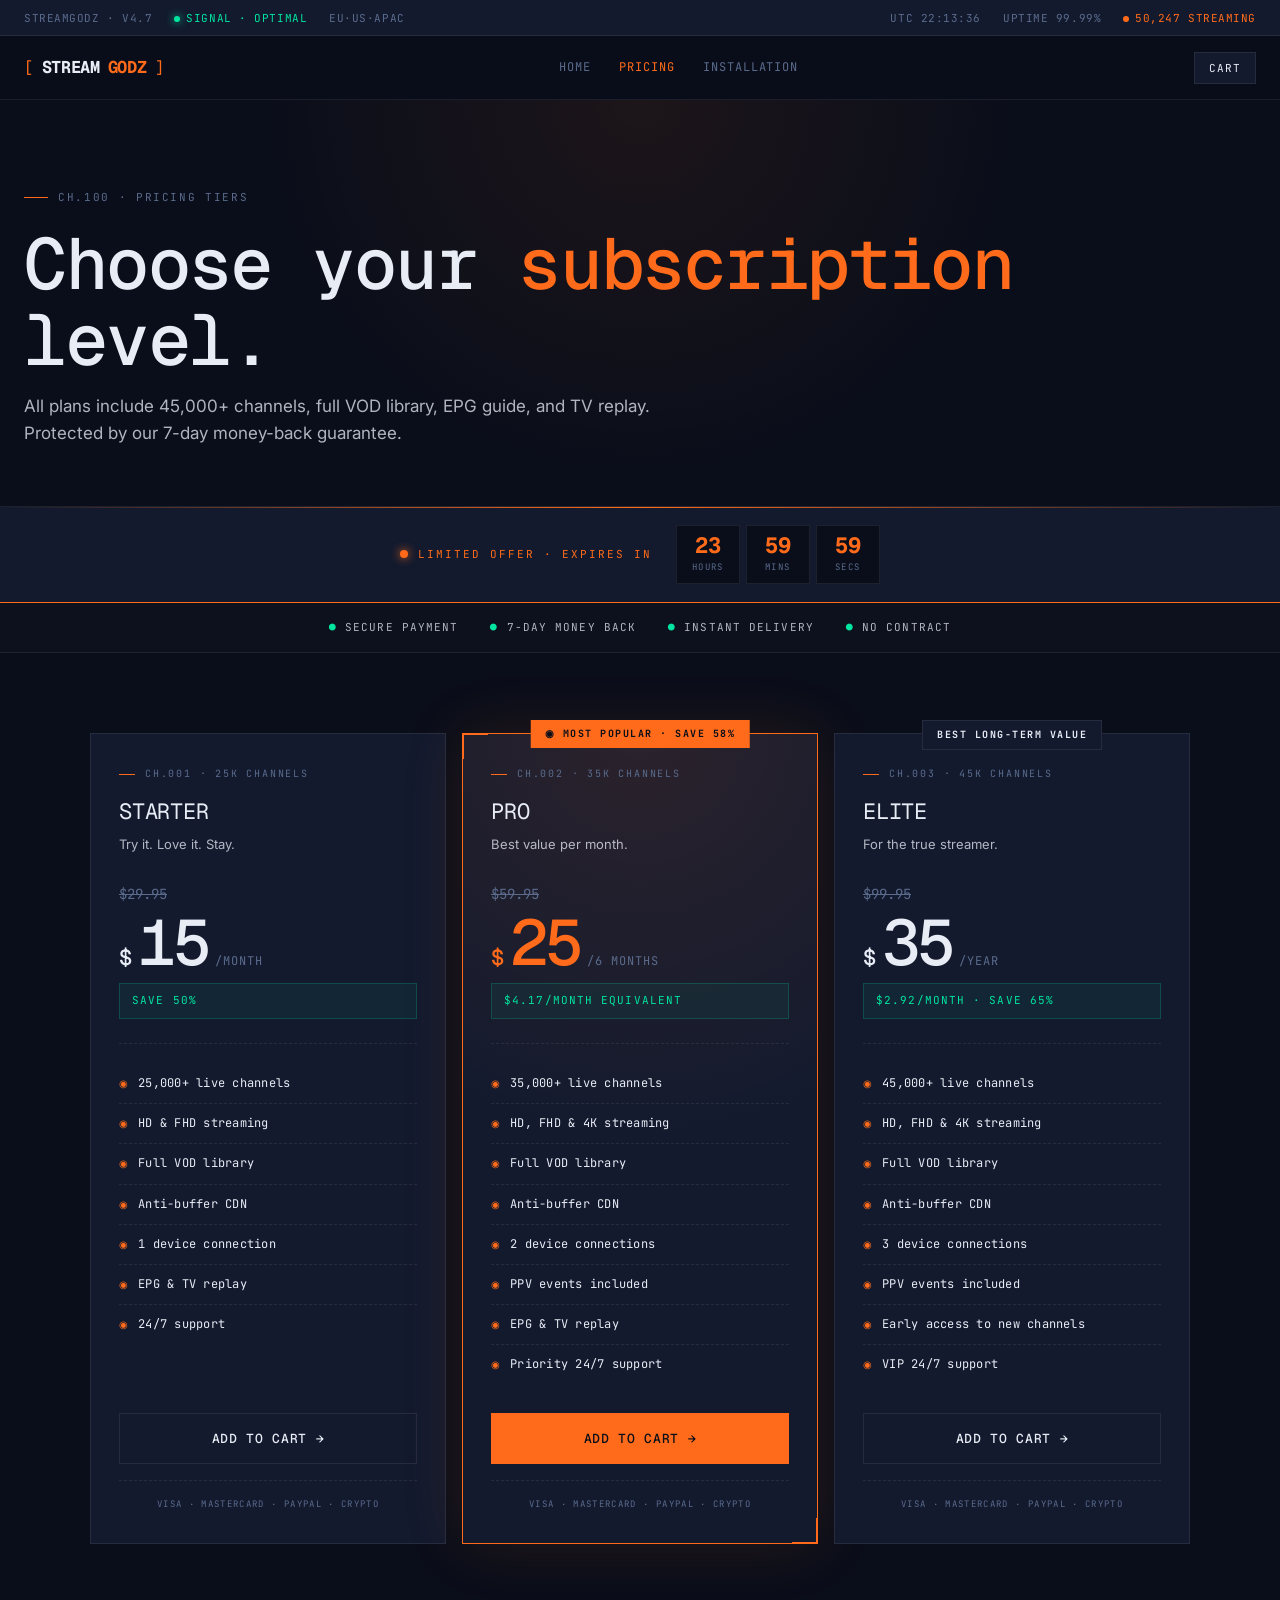
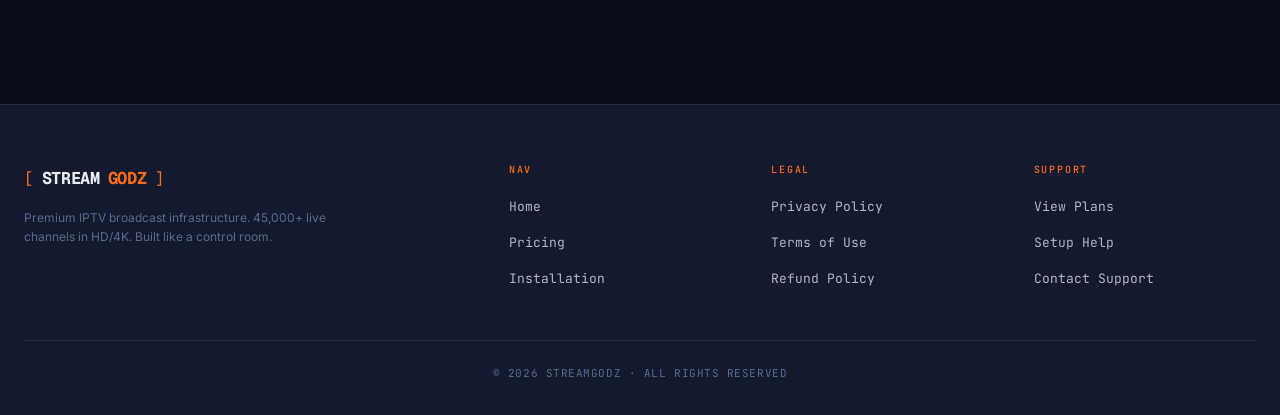
<file: pricing.html>
<!DOCTYPE html>
<html lang="en">
<head>
  <meta charset="UTF-8" />
  <meta name="viewport" content="width=device-width, initial-scale=1.0" />
  <title>Pricing · StreamGodz</title>
  <meta name="description" content="StreamGodz subscription plans. 3 tiers from $15/month. 45,000+ channels, 4K quality, 7-day money-back guarantee." />
  <link rel="preconnect" href="https://fonts.googleapis.com">
  <link rel="preconnect" href="https://fonts.gstatic.com" crossorigin>
  <link href="https://fonts.googleapis.com/css2?family=Geist+Mono:wght@400;500;700&family=Inter:wght@400;500;600;700&family=JetBrains+Mono:wght@400;500;700&display=swap" rel="stylesheet">
  <link rel="stylesheet" href="css/global.css">
  <link rel="stylesheet" href="css/pricing.css">
</head>
<body>

  <div class="top-bar">
    <div class="left">
      <span>STREAMGODZ · v4.7</span>
      <span class="ok">SIGNAL · OPTIMAL</span>
      <span>EU·US·APAC</span>
    </div>
    <div class="right">
      <span data-clock>UTC 00:00:00</span>
      <span>UPTIME 99.99%</span>
      <span class="alert">50,247 STREAMING</span>
    </div>
  </div>

  <nav class="nav">
    <div class="nav-inner">
      <a href="index.html" class="logo">
        <span class="logo-bracket">[</span>STREAM<span class="godz">GODZ</span><span class="logo-bracket">]</span>
      </a>
      <ul class="nav-links">
        <li><a href="index.html">Home</a></li>
        <li><a href="pricing.html">Pricing</a></li>
        <li><a href="installation.html">Installation</a></li>
      </ul>
      <div class="nav-actions">
        <button class="cart-btn">CART <span class="cart-count">00</span></button>
        <button class="nav-toggle" aria-label="Menu">☰</button>
      </div>
    </div>
  </nav>

  <main class="page-offset pricing-page">
    <!-- Subpage header -->
    <header class="subpage-header">
      <div class="container">
        <div class="eyebrow">CH.100 · PRICING TIERS</div>
        <h1>Choose your <span class="tally">subscription</span> level.</h1>
        <p>All plans include 45,000+ channels, full VOD library, EPG guide, and TV replay. Protected by our 7-day money-back guarantee.</p>
      </div>
    </header>

    <!-- Countdown -->
    <div class="countdown-band">
      <div class="countdown-inner">
        <div class="countdown-label">LIMITED OFFER · EXPIRES IN</div>
        <div class="countdown-timer">
          <div class="countdown-unit" data-unit="hours">
            <span class="countdown-num">00</span>
            <span class="countdown-name">Hours</span>
          </div>
          <div class="countdown-unit" data-unit="minutes">
            <span class="countdown-num">00</span>
            <span class="countdown-name">Mins</span>
          </div>
          <div class="countdown-unit" data-unit="seconds">
            <span class="countdown-num">00</span>
            <span class="countdown-name">Secs</span>
          </div>
        </div>
      </div>
    </div>

    <!-- Trust strip -->
    <div class="trust-strip">
      <div class="trust-inner">
        <div class="trust-item"><span class="trust-icon">●</span> SECURE PAYMENT</div>
        <div class="trust-item"><span class="trust-icon">●</span> 7-DAY MONEY BACK</div>
        <div class="trust-item"><span class="trust-icon">●</span> INSTANT DELIVERY</div>
        <div class="trust-item"><span class="trust-icon">●</span> NO CONTRACT</div>
      </div>
    </div>

    <section class="pricing-section">
      <div class="container">
        <div class="pricing-grid">

          <!-- STARTER -->
          <div class="price-card">
            <div class="price-channel-id">CH.001 · 25K CHANNELS</div>
            <div class="price-name">STARTER</div>
            <div class="price-tagline">Try it. Love it. Stay.</div>
            <div class="price-old">$29.95</div>
            <div class="price-amount">
              <span class="price-currency">$</span>
              <span class="price-num">15</span>
              <span class="price-period">/month</span>
            </div>
            <div class="price-permonth">SAVE 50%</div>
            <ul class="price-features">
              <li>25,000+ live channels</li>
              <li>HD & FHD streaming</li>
              <li>Full VOD library</li>
              <li>Anti-buffer CDN</li>
              <li>1 device connection</li>
              <li>EPG & TV replay</li>
              <li>24/7 support</li>
            </ul>
            <button class="btn btn-ghost btn-block" onclick="addToCart('starter')">ADD TO CART →</button>
            <div class="payment-strip">VISA · MASTERCARD · PAYPAL · CRYPTO</div>
          </div>

          <!-- PRO (featured) -->
          <div class="price-card featured">
            <div class="price-badge">◉ MOST POPULAR · SAVE 58%</div>
            <div class="price-channel-id">CH.002 · 35K CHANNELS</div>
            <div class="price-name">PRO</div>
            <div class="price-tagline">Best value per month.</div>
            <div class="price-old">$59.95</div>
            <div class="price-amount">
              <span class="price-currency">$</span>
              <span class="price-num">25</span>
              <span class="price-period">/6 months</span>
            </div>
            <div class="price-permonth">$4.17/MONTH EQUIVALENT</div>
            <ul class="price-features">
              <li>35,000+ live channels</li>
              <li>HD, FHD & 4K streaming</li>
              <li>Full VOD library</li>
              <li>Anti-buffer CDN</li>
              <li>2 device connections</li>
              <li>PPV events included</li>
              <li>EPG & TV replay</li>
              <li>Priority 24/7 support</li>
            </ul>
            <button class="btn btn-primary btn-block" onclick="addToCart('pro')">ADD TO CART →</button>
            <div class="payment-strip">VISA · MASTERCARD · PAYPAL · CRYPTO</div>
          </div>

          <!-- ELITE -->
          <div class="price-card">
            <div class="price-badge alt">BEST LONG-TERM VALUE</div>
            <div class="price-channel-id">CH.003 · 45K CHANNELS</div>
            <div class="price-name">ELITE</div>
            <div class="price-tagline">For the true streamer.</div>
            <div class="price-old">$99.95</div>
            <div class="price-amount">
              <span class="price-currency">$</span>
              <span class="price-num">35</span>
              <span class="price-period">/year</span>
            </div>
            <div class="price-permonth">$2.92/MONTH · SAVE 65%</div>
            <ul class="price-features">
              <li>45,000+ live channels</li>
              <li>HD, FHD & 4K streaming</li>
              <li>Full VOD library</li>
              <li>Anti-buffer CDN</li>
              <li>3 device connections</li>
              <li>PPV events included</li>
              <li>Early access to new channels</li>
              <li>VIP 24/7 support</li>
            </ul>
            <button class="btn btn-ghost btn-block" onclick="addToCart('elite')">ADD TO CART →</button>
            <div class="payment-strip">VISA · MASTERCARD · PAYPAL · CRYPTO</div>
          </div>

        </div>
      </div>
    </section>
  </main>

  <footer class="footer">
    <div class="container">
      <div class="footer-grid">
        <div class="footer-brand">
          <div class="logo"><span class="logo-bracket">[</span>STREAM<span class="godz">GODZ</span><span class="logo-bracket">]</span></div>
          <p>Premium IPTV broadcast infrastructure. 45,000+ live channels in HD/4K. Built like a control room.</p>
        </div>
        <div><h4>NAV</h4><ul>
          <li><a href="index.html">Home</a></li>
          <li><a href="pricing.html">Pricing</a></li>
          <li><a href="installation.html">Installation</a></li>
        </ul></div>
        <div><h4>LEGAL</h4><ul>
          <li><a href="privacy.html">Privacy Policy</a></li>
          <li><a href="terms.html">Terms of Use</a></li>
          <li><a href="refund.html">Refund Policy</a></li>
        </ul></div>
        <div><h4>SUPPORT</h4><ul>
          <li><a href="pricing.html">View Plans</a></li>
          <li><a href="installation.html">Setup Help</a></li>
          <li><a href="#">Contact Support</a></li>
        </ul></div>
      </div>
      <div class="footer-bottom">© 2026 STREAMGODZ · ALL RIGHTS RESERVED</div>
    </div>
  </footer>

  <div class="cart-overlay"></div>
  <aside class="cart-drawer">
    <div class="cart-header"><h3>// YOUR CART</h3><button class="cart-close">×</button></div>
    <div class="cart-body"></div>
    <div class="cart-footer" style="display:none;"></div>
  </aside>

  <script src="js/main.js"></script>
</body>
</html>
</file>
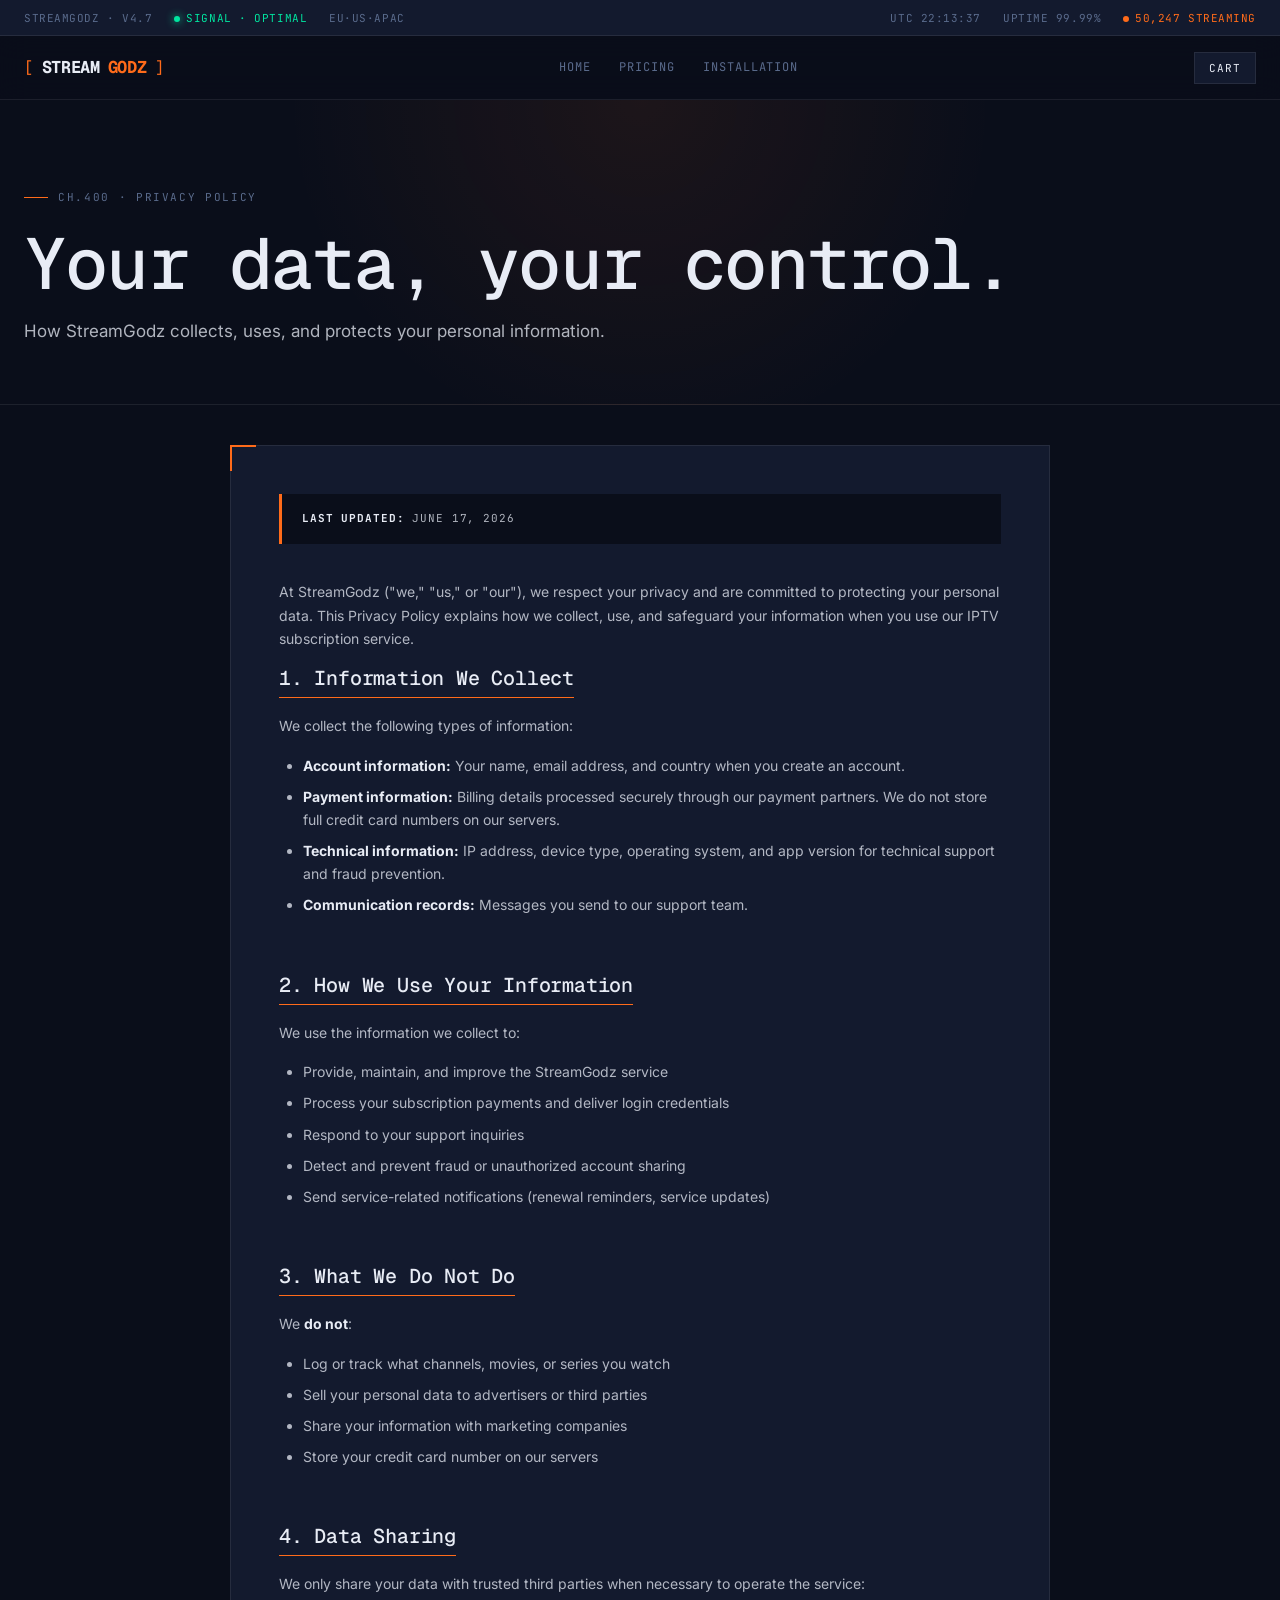
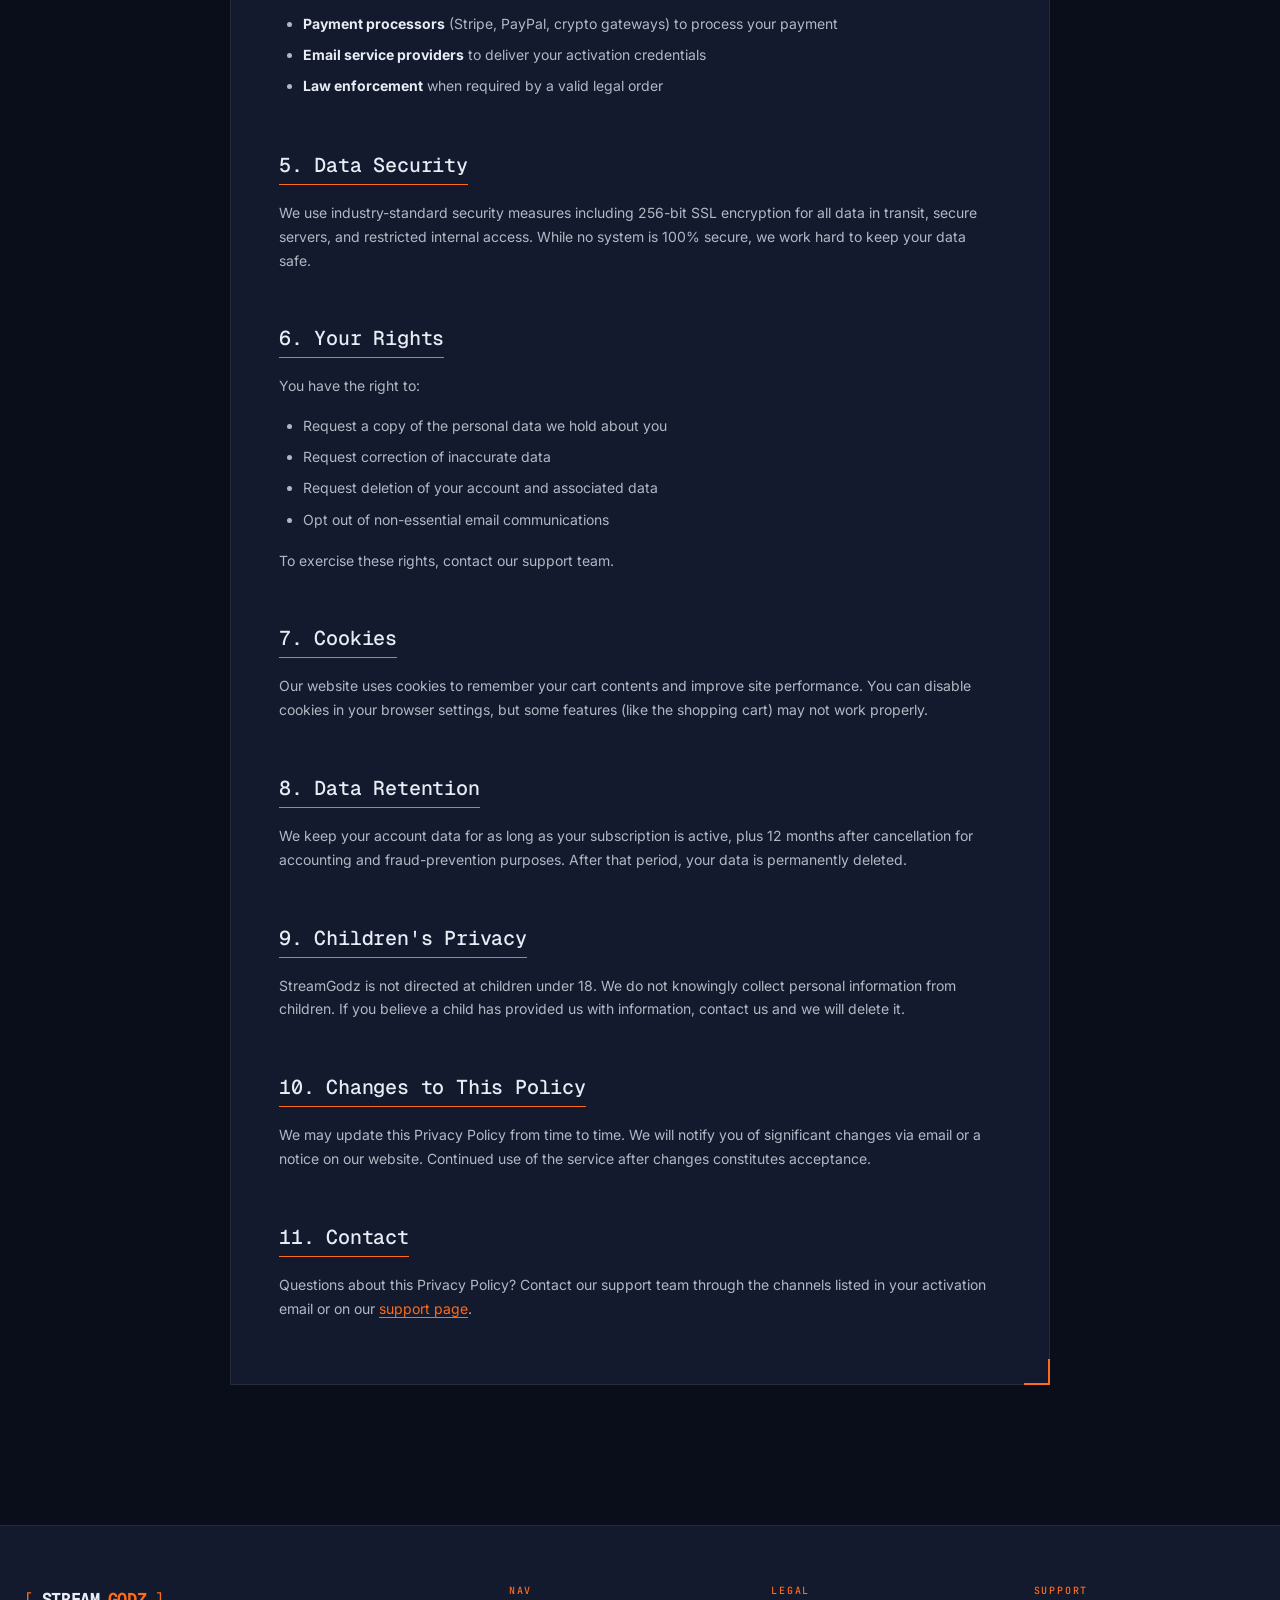
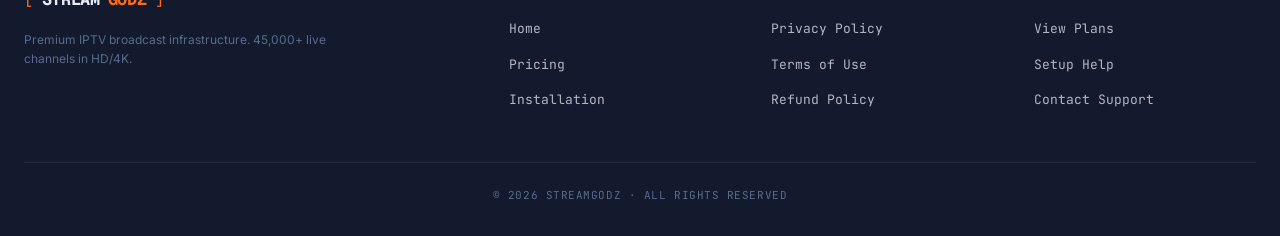
<file: privacy.html>
<!DOCTYPE html>
<html lang="en">
<head>
  <meta charset="UTF-8" />
  <meta name="viewport" content="width=device-width, initial-scale=1.0" />
  <title>Privacy Policy · StreamGodz</title>
  <link rel="preconnect" href="https://fonts.googleapis.com">
  <link rel="preconnect" href="https://fonts.gstatic.com" crossorigin>
  <link href="https://fonts.googleapis.com/css2?family=Geist+Mono:wght@400;500;700&family=Inter:wght@400;500;600;700&family=JetBrains+Mono:wght@400;500;700&display=swap" rel="stylesheet">
  <link rel="stylesheet" href="css/global.css">
  <link rel="stylesheet" href="css/legal.css">
</head>
<body>

  <div class="top-bar">
    <div class="left">
      <span>STREAMGODZ · v4.7</span>
      <span class="ok">SIGNAL · OPTIMAL</span>
      <span>EU·US·APAC</span>
    </div>
    <div class="right">
      <span data-clock>UTC 00:00:00</span>
      <span>UPTIME 99.99%</span>
      <span class="alert">50,247 STREAMING</span>
    </div>
  </div>

  <nav class="nav">
    <div class="nav-inner">
      <a href="index.html" class="logo">
        <span class="logo-bracket">[</span>STREAM<span class="godz">GODZ</span><span class="logo-bracket">]</span>
      </a>
      <ul class="nav-links">
        <li><a href="index.html">Home</a></li>
        <li><a href="pricing.html">Pricing</a></li>
        <li><a href="installation.html">Installation</a></li>
      </ul>
      <div class="nav-actions">
        <button class="cart-btn">CART <span class="cart-count">00</span></button>
        <button class="nav-toggle" aria-label="Menu">☰</button>
      </div>
    </div>
  </nav>

  <main class="page-offset legal-page">
    <header class="subpage-header">
      <div class="container">
        <div class="eyebrow">CH.400 · PRIVACY POLICY</div>
        <h1>Your data, your control.</h1>
        <p>How StreamGodz collects, uses, and protects your personal information.</p>
      </div>
    </header>

    <div class="container">
      <div class="legal-content">
        <div class="legal-last-updated"><strong>Last updated:</strong> June 17, 2026</div>

        <p>At StreamGodz ("we," "us," or "our"), we respect your privacy and are committed to protecting your personal data. This Privacy Policy explains how we collect, use, and safeguard your information when you use our IPTV subscription service.</p>

        <h2>1. Information We Collect</h2>
        <p>We collect the following types of information:</p>
        <ul>
          <li><strong>Account information:</strong> Your name, email address, and country when you create an account.</li>
          <li><strong>Payment information:</strong> Billing details processed securely through our payment partners. We do not store full credit card numbers on our servers.</li>
          <li><strong>Technical information:</strong> IP address, device type, operating system, and app version for technical support and fraud prevention.</li>
          <li><strong>Communication records:</strong> Messages you send to our support team.</li>
        </ul>

        <h2>2. How We Use Your Information</h2>
        <p>We use the information we collect to:</p>
        <ul>
          <li>Provide, maintain, and improve the StreamGodz service</li>
          <li>Process your subscription payments and deliver login credentials</li>
          <li>Respond to your support inquiries</li>
          <li>Detect and prevent fraud or unauthorized account sharing</li>
          <li>Send service-related notifications (renewal reminders, service updates)</li>
        </ul>

        <h2>3. What We Do Not Do</h2>
        <p>We <strong>do not</strong>:</p>
        <ul>
          <li>Log or track what channels, movies, or series you watch</li>
          <li>Sell your personal data to advertisers or third parties</li>
          <li>Share your information with marketing companies</li>
          <li>Store your credit card number on our servers</li>
        </ul>

        <h2>4. Data Sharing</h2>
        <p>We only share your data with trusted third parties when necessary to operate the service:</p>
        <ul>
          <li><strong>Payment processors</strong> (Stripe, PayPal, crypto gateways) to process your payment</li>
          <li><strong>Email service providers</strong> to deliver your activation credentials</li>
          <li><strong>Law enforcement</strong> when required by a valid legal order</li>
        </ul>

        <h2>5. Data Security</h2>
        <p>We use industry-standard security measures including 256-bit SSL encryption for all data in transit, secure servers, and restricted internal access. While no system is 100% secure, we work hard to keep your data safe.</p>

        <h2>6. Your Rights</h2>
        <p>You have the right to:</p>
        <ul>
          <li>Request a copy of the personal data we hold about you</li>
          <li>Request correction of inaccurate data</li>
          <li>Request deletion of your account and associated data</li>
          <li>Opt out of non-essential email communications</li>
        </ul>
        <p>To exercise these rights, contact our support team.</p>

        <h2>7. Cookies</h2>
        <p>Our website uses cookies to remember your cart contents and improve site performance. You can disable cookies in your browser settings, but some features (like the shopping cart) may not work properly.</p>

        <h2>8. Data Retention</h2>
        <p>We keep your account data for as long as your subscription is active, plus 12 months after cancellation for accounting and fraud-prevention purposes. After that period, your data is permanently deleted.</p>

        <h2>9. Children's Privacy</h2>
        <p>StreamGodz is not directed at children under 18. We do not knowingly collect personal information from children. If you believe a child has provided us with information, contact us and we will delete it.</p>

        <h2>10. Changes to This Policy</h2>
        <p>We may update this Privacy Policy from time to time. We will notify you of significant changes via email or a notice on our website. Continued use of the service after changes constitutes acceptance.</p>

        <h2>11. Contact</h2>
        <p>Questions about this Privacy Policy? Contact our support team through the channels listed in your activation email or on our <a href="installation.html">support page</a>.</p>
      </div>
    </div>
  </main>

  <footer class="footer">
    <div class="container">
      <div class="footer-grid">
        <div class="footer-brand">
          <div class="logo"><span class="logo-bracket">[</span>STREAM<span class="godz">GODZ</span><span class="logo-bracket">]</span></div>
          <p>Premium IPTV broadcast infrastructure. 45,000+ live channels in HD/4K.</p>
        </div>
        <div><h4>NAV</h4><ul>
          <li><a href="index.html">Home</a></li>
          <li><a href="pricing.html">Pricing</a></li>
          <li><a href="installation.html">Installation</a></li>
        </ul></div>
        <div><h4>LEGAL</h4><ul>
          <li><a href="privacy.html">Privacy Policy</a></li>
          <li><a href="terms.html">Terms of Use</a></li>
          <li><a href="refund.html">Refund Policy</a></li>
        </ul></div>
        <div><h4>SUPPORT</h4><ul>
          <li><a href="pricing.html">View Plans</a></li>
          <li><a href="installation.html">Setup Help</a></li>
          <li><a href="#">Contact Support</a></li>
        </ul></div>
      </div>
      <div class="footer-bottom">© 2026 STREAMGODZ · ALL RIGHTS RESERVED</div>
    </div>
  </footer>

  <div class="cart-overlay"></div>
  <aside class="cart-drawer">
    <div class="cart-header"><h3>// YOUR CART</h3><button class="cart-close">×</button></div>
    <div class="cart-body"></div>
    <div class="cart-footer" style="display:none;"></div>
  </aside>

  <script src="js/main.js"></script>
</body>
</html>
</file>
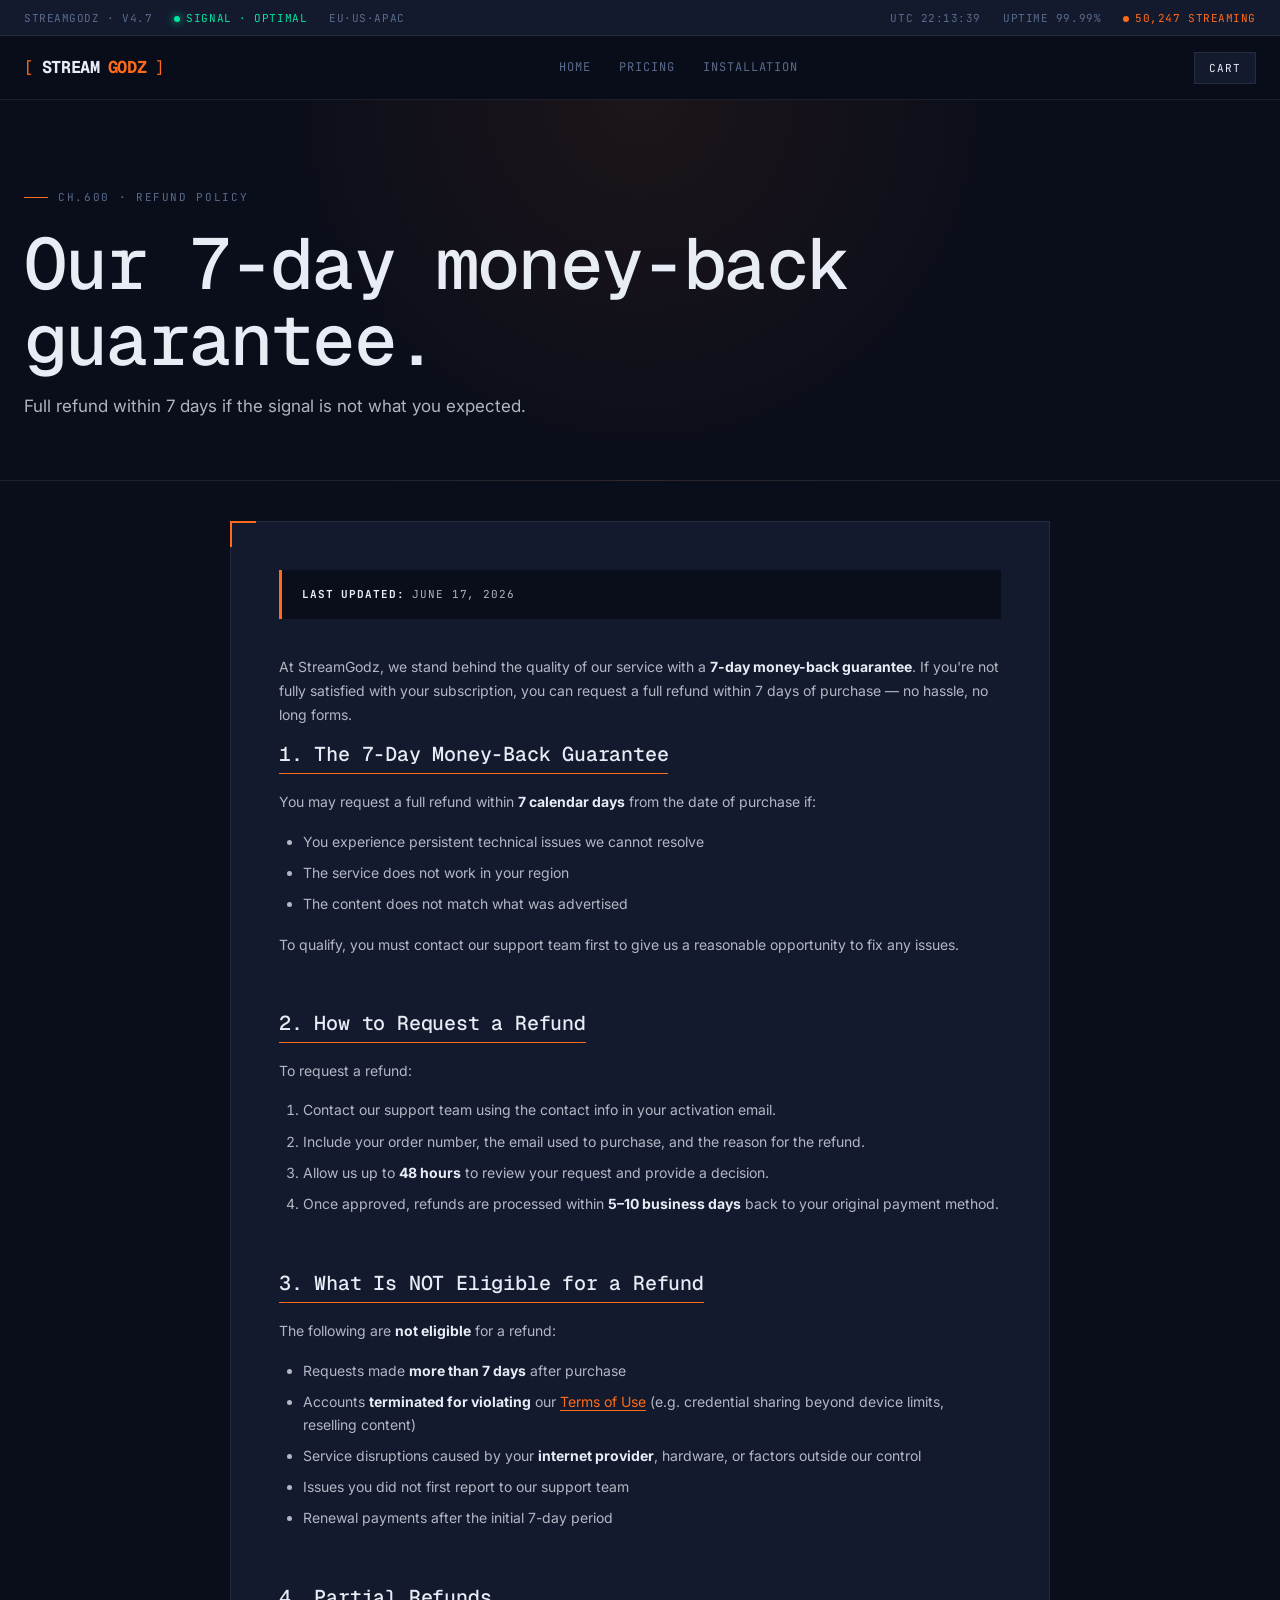
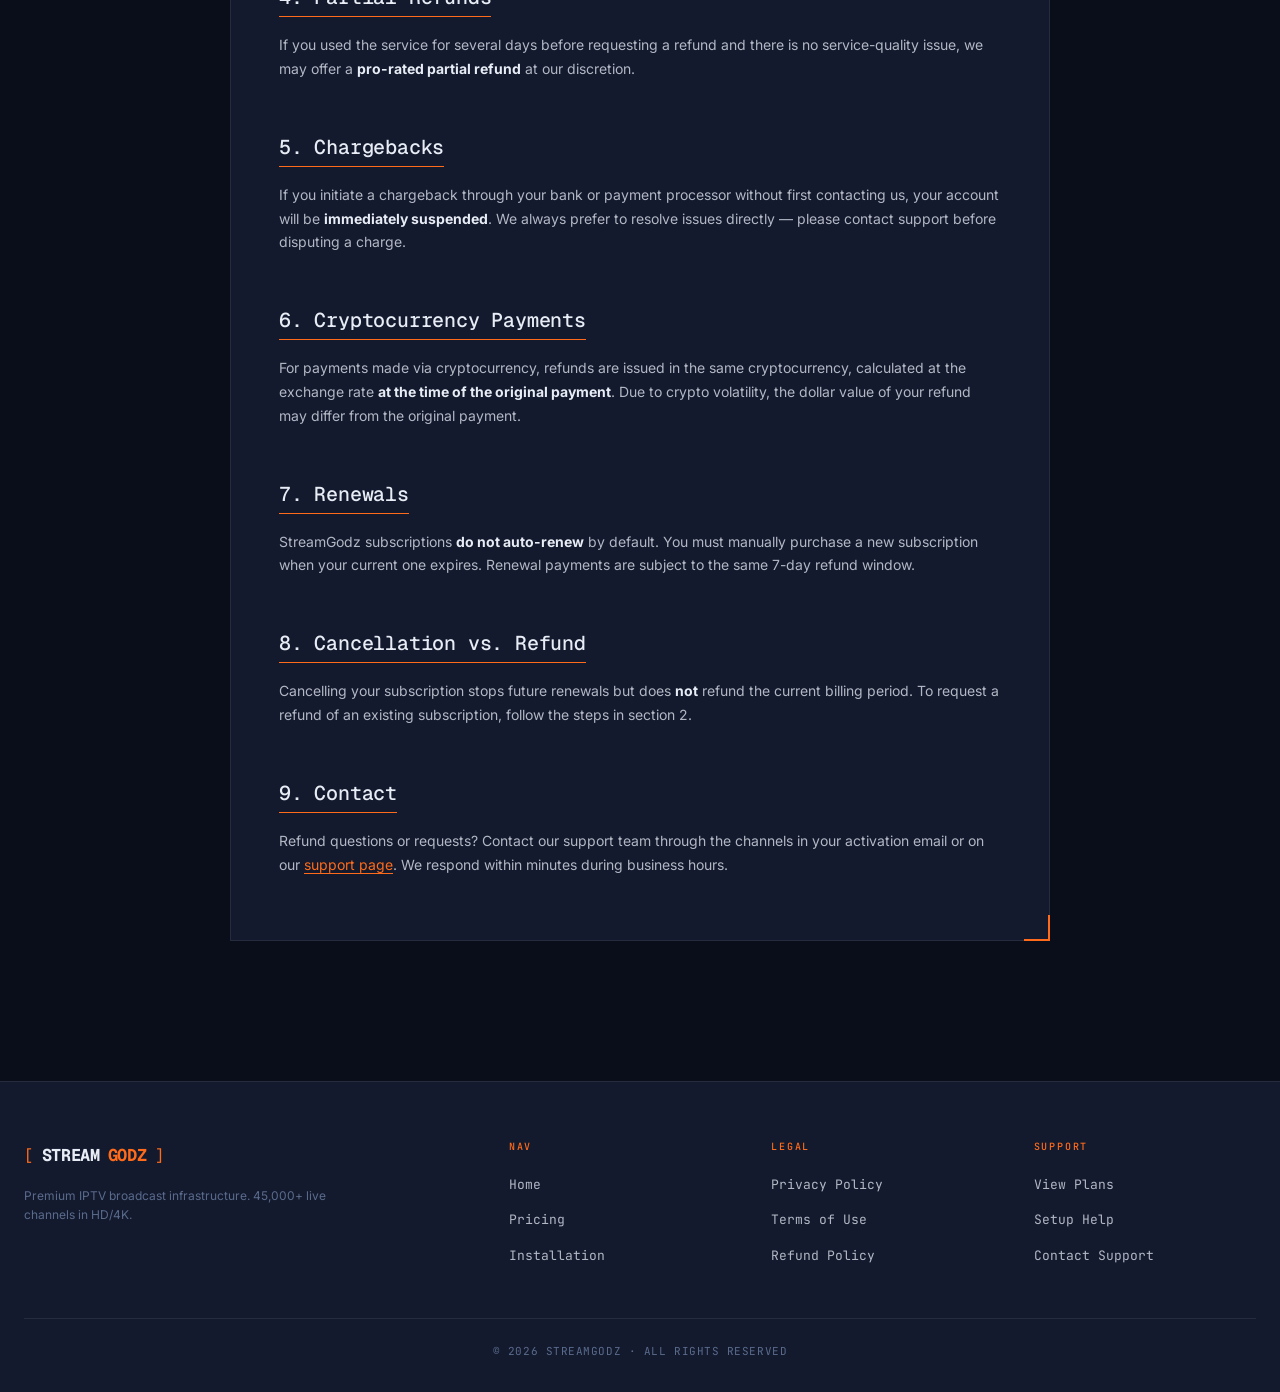
<file: refund.html>
<!DOCTYPE html>
<html lang="en">
<head>
  <meta charset="UTF-8" />
  <meta name="viewport" content="width=device-width, initial-scale=1.0" />
  <title>Refund Policy · StreamGodz</title>
  <link rel="preconnect" href="https://fonts.googleapis.com">
  <link rel="preconnect" href="https://fonts.gstatic.com" crossorigin>
  <link href="https://fonts.googleapis.com/css2?family=Geist+Mono:wght@400;500;700&family=Inter:wght@400;500;600;700&family=JetBrains+Mono:wght@400;500;700&display=swap" rel="stylesheet">
  <link rel="stylesheet" href="css/global.css">
  <link rel="stylesheet" href="css/legal.css">
</head>
<body>

  <div class="top-bar">
    <div class="left">
      <span>STREAMGODZ · v4.7</span>
      <span class="ok">SIGNAL · OPTIMAL</span>
      <span>EU·US·APAC</span>
    </div>
    <div class="right">
      <span data-clock>UTC 00:00:00</span>
      <span>UPTIME 99.99%</span>
      <span class="alert">50,247 STREAMING</span>
    </div>
  </div>

  <nav class="nav">
    <div class="nav-inner">
      <a href="index.html" class="logo">
        <span class="logo-bracket">[</span>STREAM<span class="godz">GODZ</span><span class="logo-bracket">]</span>
      </a>
      <ul class="nav-links">
        <li><a href="index.html">Home</a></li>
        <li><a href="pricing.html">Pricing</a></li>
        <li><a href="installation.html">Installation</a></li>
      </ul>
      <div class="nav-actions">
        <button class="cart-btn">CART <span class="cart-count">00</span></button>
        <button class="nav-toggle" aria-label="Menu">☰</button>
      </div>
    </div>
  </nav>

  <main class="page-offset legal-page">
    <header class="subpage-header">
      <div class="container">
        <div class="eyebrow">CH.600 · REFUND POLICY</div>
        <h1>Our 7-day money-back guarantee.</h1>
        <p>Full refund within 7 days if the signal is not what you expected.</p>
      </div>
    </header>

    <div class="container">
      <div class="legal-content">
        <div class="legal-last-updated"><strong>Last updated:</strong> June 17, 2026</div>

        <p>At StreamGodz, we stand behind the quality of our service with a <strong>7-day money-back guarantee</strong>. If you're not fully satisfied with your subscription, you can request a full refund within 7 days of purchase — no hassle, no long forms.</p>

        <h2>1. The 7-Day Money-Back Guarantee</h2>
        <p>You may request a full refund within <strong>7 calendar days</strong> from the date of purchase if:</p>
        <ul>
          <li>You experience persistent technical issues we cannot resolve</li>
          <li>The service does not work in your region</li>
          <li>The content does not match what was advertised</li>
        </ul>
        <p>To qualify, you must contact our support team first to give us a reasonable opportunity to fix any issues.</p>

        <h2>2. How to Request a Refund</h2>
        <p>To request a refund:</p>
        <ol>
          <li>Contact our support team using the contact info in your activation email.</li>
          <li>Include your order number, the email used to purchase, and the reason for the refund.</li>
          <li>Allow us up to <strong>48 hours</strong> to review your request and provide a decision.</li>
          <li>Once approved, refunds are processed within <strong>5–10 business days</strong> back to your original payment method.</li>
        </ol>

        <h2>3. What Is NOT Eligible for a Refund</h2>
        <p>The following are <strong>not eligible</strong> for a refund:</p>
        <ul>
          <li>Requests made <strong>more than 7 days</strong> after purchase</li>
          <li>Accounts <strong>terminated for violating</strong> our <a href="terms.html">Terms of Use</a> (e.g. credential sharing beyond device limits, reselling content)</li>
          <li>Service disruptions caused by your <strong>internet provider</strong>, hardware, or factors outside our control</li>
          <li>Issues you did not first report to our support team</li>
          <li>Renewal payments after the initial 7-day period</li>
        </ul>

        <h2>4. Partial Refunds</h2>
        <p>If you used the service for several days before requesting a refund and there is no service-quality issue, we may offer a <strong>pro-rated partial refund</strong> at our discretion.</p>

        <h2>5. Chargebacks</h2>
        <p>If you initiate a chargeback through your bank or payment processor without first contacting us, your account will be <strong>immediately suspended</strong>. We always prefer to resolve issues directly — please contact support before disputing a charge.</p>

        <h2>6. Cryptocurrency Payments</h2>
        <p>For payments made via cryptocurrency, refunds are issued in the same cryptocurrency, calculated at the exchange rate <strong>at the time of the original payment</strong>. Due to crypto volatility, the dollar value of your refund may differ from the original payment.</p>

        <h2>7. Renewals</h2>
        <p>StreamGodz subscriptions <strong>do not auto-renew</strong> by default. You must manually purchase a new subscription when your current one expires. Renewal payments are subject to the same 7-day refund window.</p>

        <h2>8. Cancellation vs. Refund</h2>
        <p>Cancelling your subscription stops future renewals but does <strong>not</strong> refund the current billing period. To request a refund of an existing subscription, follow the steps in section 2.</p>

        <h2>9. Contact</h2>
        <p>Refund questions or requests? Contact our support team through the channels in your activation email or on our <a href="installation.html">support page</a>. We respond within minutes during business hours.</p>
      </div>
    </div>
  </main>

  <footer class="footer">
    <div class="container">
      <div class="footer-grid">
        <div class="footer-brand">
          <div class="logo"><span class="logo-bracket">[</span>STREAM<span class="godz">GODZ</span><span class="logo-bracket">]</span></div>
          <p>Premium IPTV broadcast infrastructure. 45,000+ live channels in HD/4K.</p>
        </div>
        <div><h4>NAV</h4><ul>
          <li><a href="index.html">Home</a></li>
          <li><a href="pricing.html">Pricing</a></li>
          <li><a href="installation.html">Installation</a></li>
        </ul></div>
        <div><h4>LEGAL</h4><ul>
          <li><a href="privacy.html">Privacy Policy</a></li>
          <li><a href="terms.html">Terms of Use</a></li>
          <li><a href="refund.html">Refund Policy</a></li>
        </ul></div>
        <div><h4>SUPPORT</h4><ul>
          <li><a href="pricing.html">View Plans</a></li>
          <li><a href="installation.html">Setup Help</a></li>
          <li><a href="#">Contact Support</a></li>
        </ul></div>
      </div>
      <div class="footer-bottom">© 2026 STREAMGODZ · ALL RIGHTS RESERVED</div>
    </div>
  </footer>

  <div class="cart-overlay"></div>
  <aside class="cart-drawer">
    <div class="cart-header"><h3>// YOUR CART</h3><button class="cart-close">×</button></div>
    <div class="cart-body"></div>
    <div class="cart-footer" style="display:none;"></div>
  </aside>

  <script src="js/main.js"></script>
</body>
</html>
</file>
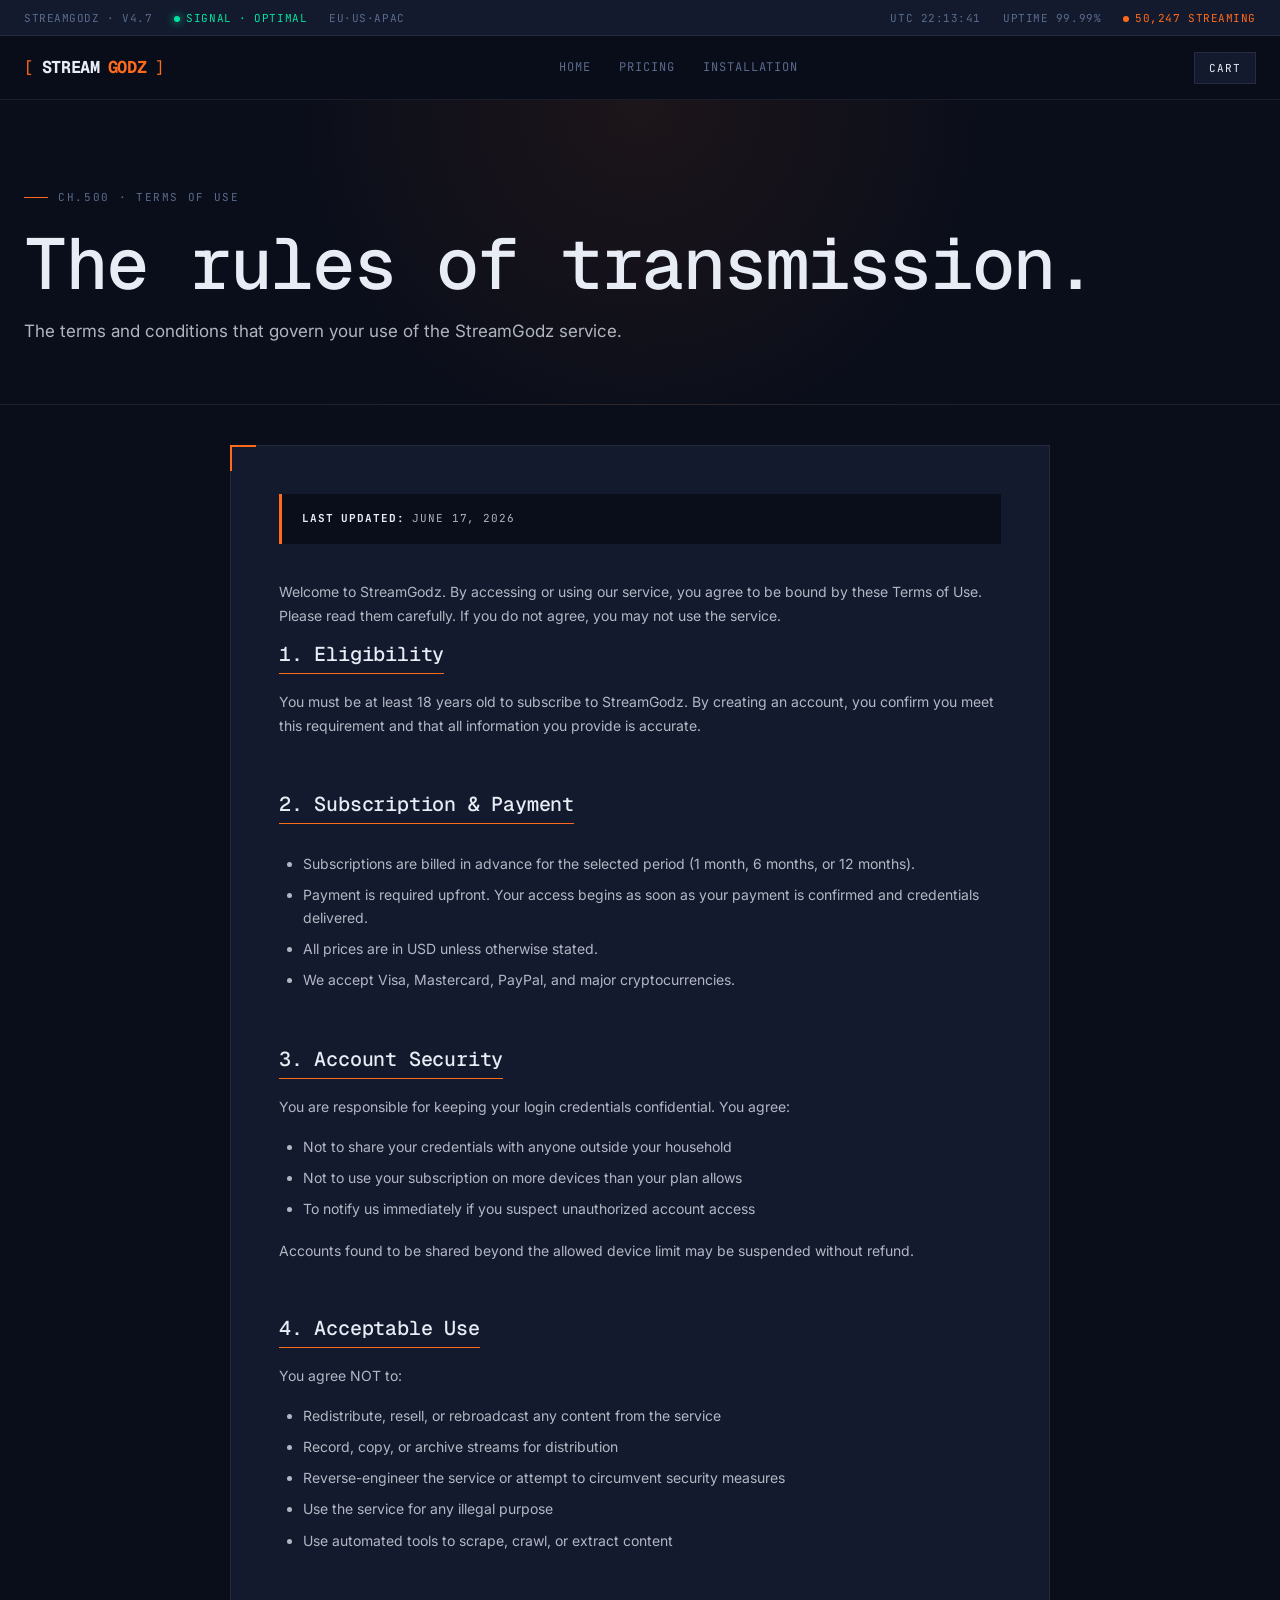
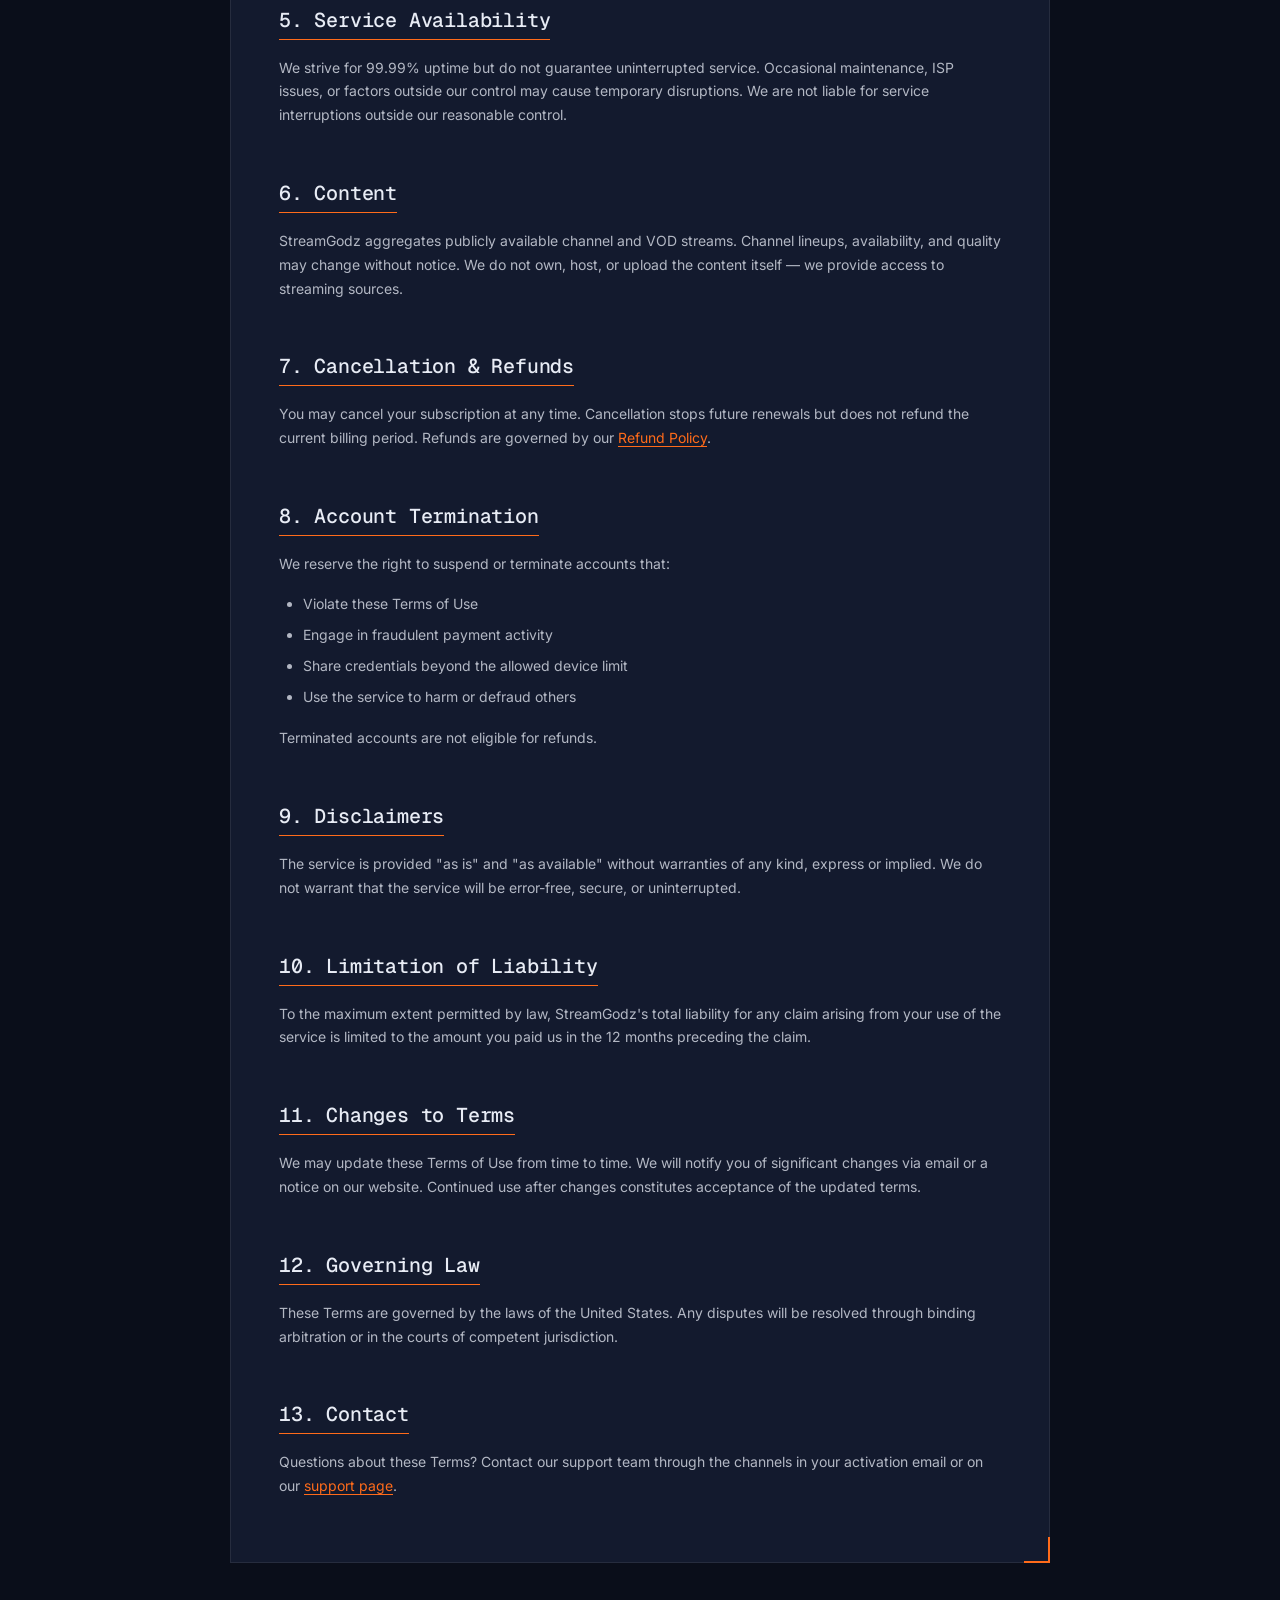
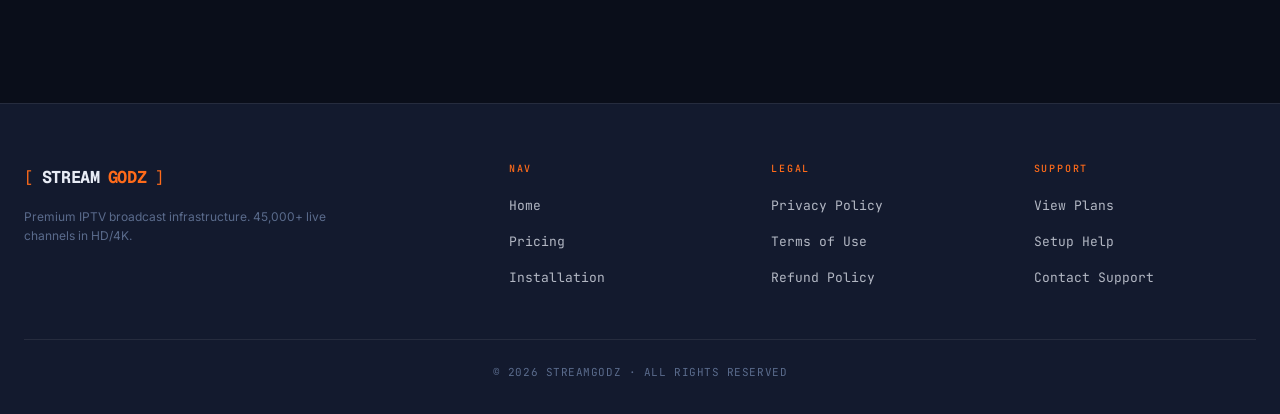
<file: terms.html>
<!DOCTYPE html>
<html lang="en">
<head>
  <meta charset="UTF-8" />
  <meta name="viewport" content="width=device-width, initial-scale=1.0" />
  <title>Terms of Use · StreamGodz</title>
  <link rel="preconnect" href="https://fonts.googleapis.com">
  <link rel="preconnect" href="https://fonts.gstatic.com" crossorigin>
  <link href="https://fonts.googleapis.com/css2?family=Geist+Mono:wght@400;500;700&family=Inter:wght@400;500;600;700&family=JetBrains+Mono:wght@400;500;700&display=swap" rel="stylesheet">
  <link rel="stylesheet" href="css/global.css">
  <link rel="stylesheet" href="css/legal.css">
</head>
<body>

  <div class="top-bar">
    <div class="left">
      <span>STREAMGODZ · v4.7</span>
      <span class="ok">SIGNAL · OPTIMAL</span>
      <span>EU·US·APAC</span>
    </div>
    <div class="right">
      <span data-clock>UTC 00:00:00</span>
      <span>UPTIME 99.99%</span>
      <span class="alert">50,247 STREAMING</span>
    </div>
  </div>

  <nav class="nav">
    <div class="nav-inner">
      <a href="index.html" class="logo">
        <span class="logo-bracket">[</span>STREAM<span class="godz">GODZ</span><span class="logo-bracket">]</span>
      </a>
      <ul class="nav-links">
        <li><a href="index.html">Home</a></li>
        <li><a href="pricing.html">Pricing</a></li>
        <li><a href="installation.html">Installation</a></li>
      </ul>
      <div class="nav-actions">
        <button class="cart-btn">CART <span class="cart-count">00</span></button>
        <button class="nav-toggle" aria-label="Menu">☰</button>
      </div>
    </div>
  </nav>

  <main class="page-offset legal-page">
    <header class="subpage-header">
      <div class="container">
        <div class="eyebrow">CH.500 · TERMS OF USE</div>
        <h1>The rules of transmission.</h1>
        <p>The terms and conditions that govern your use of the StreamGodz service.</p>
      </div>
    </header>

    <div class="container">
      <div class="legal-content">
        <div class="legal-last-updated"><strong>Last updated:</strong> June 17, 2026</div>

        <p>Welcome to StreamGodz. By accessing or using our service, you agree to be bound by these Terms of Use. Please read them carefully. If you do not agree, you may not use the service.</p>

        <h2>1. Eligibility</h2>
        <p>You must be at least 18 years old to subscribe to StreamGodz. By creating an account, you confirm you meet this requirement and that all information you provide is accurate.</p>

        <h2>2. Subscription &amp; Payment</h2>
        <ul>
          <li>Subscriptions are billed in advance for the selected period (1 month, 6 months, or 12 months).</li>
          <li>Payment is required upfront. Your access begins as soon as your payment is confirmed and credentials delivered.</li>
          <li>All prices are in USD unless otherwise stated.</li>
          <li>We accept Visa, Mastercard, PayPal, and major cryptocurrencies.</li>
        </ul>

        <h2>3. Account Security</h2>
        <p>You are responsible for keeping your login credentials confidential. You agree:</p>
        <ul>
          <li>Not to share your credentials with anyone outside your household</li>
          <li>Not to use your subscription on more devices than your plan allows</li>
          <li>To notify us immediately if you suspect unauthorized account access</li>
        </ul>
        <p>Accounts found to be shared beyond the allowed device limit may be suspended without refund.</p>

        <h2>4. Acceptable Use</h2>
        <p>You agree NOT to:</p>
        <ul>
          <li>Redistribute, resell, or rebroadcast any content from the service</li>
          <li>Record, copy, or archive streams for distribution</li>
          <li>Reverse-engineer the service or attempt to circumvent security measures</li>
          <li>Use the service for any illegal purpose</li>
          <li>Use automated tools to scrape, crawl, or extract content</li>
        </ul>

        <h2>5. Service Availability</h2>
        <p>We strive for 99.99% uptime but do not guarantee uninterrupted service. Occasional maintenance, ISP issues, or factors outside our control may cause temporary disruptions. We are not liable for service interruptions outside our reasonable control.</p>

        <h2>6. Content</h2>
        <p>StreamGodz aggregates publicly available channel and VOD streams. Channel lineups, availability, and quality may change without notice. We do not own, host, or upload the content itself — we provide access to streaming sources.</p>

        <h2>7. Cancellation &amp; Refunds</h2>
        <p>You may cancel your subscription at any time. Cancellation stops future renewals but does not refund the current billing period. Refunds are governed by our <a href="refund.html">Refund Policy</a>.</p>

        <h2>8. Account Termination</h2>
        <p>We reserve the right to suspend or terminate accounts that:</p>
        <ul>
          <li>Violate these Terms of Use</li>
          <li>Engage in fraudulent payment activity</li>
          <li>Share credentials beyond the allowed device limit</li>
          <li>Use the service to harm or defraud others</li>
        </ul>
        <p>Terminated accounts are not eligible for refunds.</p>

        <h2>9. Disclaimers</h2>
        <p>The service is provided "as is" and "as available" without warranties of any kind, express or implied. We do not warrant that the service will be error-free, secure, or uninterrupted.</p>

        <h2>10. Limitation of Liability</h2>
        <p>To the maximum extent permitted by law, StreamGodz's total liability for any claim arising from your use of the service is limited to the amount you paid us in the 12 months preceding the claim.</p>

        <h2>11. Changes to Terms</h2>
        <p>We may update these Terms of Use from time to time. We will notify you of significant changes via email or a notice on our website. Continued use after changes constitutes acceptance of the updated terms.</p>

        <h2>12. Governing Law</h2>
        <p>These Terms are governed by the laws of the United States. Any disputes will be resolved through binding arbitration or in the courts of competent jurisdiction.</p>

        <h2>13. Contact</h2>
        <p>Questions about these Terms? Contact our support team through the channels in your activation email or on our <a href="installation.html">support page</a>.</p>
      </div>
    </div>
  </main>

  <footer class="footer">
    <div class="container">
      <div class="footer-grid">
        <div class="footer-brand">
          <div class="logo"><span class="logo-bracket">[</span>STREAM<span class="godz">GODZ</span><span class="logo-bracket">]</span></div>
          <p>Premium IPTV broadcast infrastructure. 45,000+ live channels in HD/4K.</p>
        </div>
        <div><h4>NAV</h4><ul>
          <li><a href="index.html">Home</a></li>
          <li><a href="pricing.html">Pricing</a></li>
          <li><a href="installation.html">Installation</a></li>
        </ul></div>
        <div><h4>LEGAL</h4><ul>
          <li><a href="privacy.html">Privacy Policy</a></li>
          <li><a href="terms.html">Terms of Use</a></li>
          <li><a href="refund.html">Refund Policy</a></li>
        </ul></div>
        <div><h4>SUPPORT</h4><ul>
          <li><a href="pricing.html">View Plans</a></li>
          <li><a href="installation.html">Setup Help</a></li>
          <li><a href="#">Contact Support</a></li>
        </ul></div>
      </div>
      <div class="footer-bottom">© 2026 STREAMGODZ · ALL RIGHTS RESERVED</div>
    </div>
  </footer>

  <div class="cart-overlay"></div>
  <aside class="cart-drawer">
    <div class="cart-header"><h3>// YOUR CART</h3><button class="cart-close">×</button></div>
    <div class="cart-body"></div>
    <div class="cart-footer" style="display:none;"></div>
  </aside>

  <script src="js/main.js"></script>
</body>
</html>
</file>
<file: css/global.css>
/* ============ STREAMGODZ · CONTROL ROOM ============ */
:root {
  --bg: #0A0E1A;
  --bg-soft: #0F1424;
  --panel: #131A2E;
  --panel-2: #1B2340;
  --tally: #FF6B1A;
  --tally-glow: #FF8540;
  --signal: #00E5A0;
  --text: #E8ECF5;
  --text-soft: rgba(232,236,245,0.75);
  --muted: #5A6B8C;
  --border: rgba(255,255,255,0.08);
  --border-bright: rgba(255,107,26,0.4);

  --font-display: 'Geist Mono', 'JetBrains Mono', monospace;
  --font-body: 'Inter', system-ui, sans-serif;
  --font-mono: 'JetBrains Mono', monospace;

  --nav-height: 64px;
  --top-bar-height: 36px;
  --max-width: 1320px;
}

* { box-sizing: border-box; margin: 0; padding: 0; }
html { scroll-behavior: smooth; }
body {
  font-family: var(--font-body);
  background: var(--bg);
  color: var(--text);
  line-height: 1.6;
  -webkit-font-smoothing: antialiased;
  overflow-x: hidden;
  position: relative;
}

/* Global scanlines + grid */
body::before {
  content: '';
  position: fixed; inset: 0;
  background:
    linear-gradient(180deg, transparent 50%, rgba(0,0,0,0.12) 50%);
  background-size: 100% 3px;
  pointer-events: none;
  opacity: 0.35;
  z-index: 1;
  mix-blend-mode: overlay;
}
body::after {
  content: '';
  position: fixed; inset: 0;
  background-image:
    linear-gradient(rgba(255,255,255,0.02) 1px, transparent 1px),
    linear-gradient(90deg, rgba(255,255,255,0.02) 1px, transparent 1px);
  background-size: 80px 80px;
  pointer-events: none;
  z-index: 0;
}

main, .nav, .top-bar, footer { position: relative; z-index: 5; }

a { color: inherit; text-decoration: none; }
button { font-family: inherit; cursor: pointer; border: none; background: none; color: inherit; }
img { max-width: 100%; display: block; }

.container { max-width: var(--max-width); margin: 0 auto; padding: 0 24px; }

/* ============ TYPOGRAPHY ============ */
h1, h2, h3, h4 {
  font-family: var(--font-display);
  font-weight: 500;
  line-height: 1.05;
  letter-spacing: -0.025em;
}

/* ============ TOP STATUS BAR ============ */
.top-bar {
  background: var(--panel);
  border-bottom: 1px solid var(--border);
  font-family: var(--font-mono);
  font-size: 11px;
  color: var(--muted);
  padding: 10px 24px;
  display: flex;
  justify-content: space-between;
  letter-spacing: 0.05em;
  text-transform: uppercase;
  position: fixed;
  top: 0; left: 0; right: 0;
  height: var(--top-bar-height);
  z-index: 99;
}
.top-bar .left, .top-bar .right { display: flex; gap: 22px; align-items: center; flex-wrap: wrap; }
.top-bar .ok {
  color: var(--signal);
  display: flex; align-items: center; gap: 6px;
}
.top-bar .ok::before {
  content: '';
  width: 6px; height: 6px; border-radius: 50%;
  background: var(--signal);
  box-shadow: 0 0 8px var(--signal);
}
.top-bar .alert {
  color: var(--tally);
  display: flex; align-items: center; gap: 6px;
}
.top-bar .alert::before {
  content: '';
  width: 6px; height: 6px; border-radius: 50%;
  background: var(--tally);
  animation: tally-blink 1.4s infinite;
}
@keyframes tally-blink { 0%, 100% { opacity: 1; } 50% { opacity: 0.3; } }

/* ============ NAV ============ */
.nav {
  position: fixed;
  top: var(--top-bar-height); left: 0; right: 0;
  height: var(--nav-height);
  background: rgba(10, 14, 26, 0.85);
  backdrop-filter: blur(14px);
  -webkit-backdrop-filter: blur(14px);
  border-bottom: 1px solid var(--border);
  z-index: 100;
  display: flex;
  align-items: center;
}
.nav-inner {
  width: 100%;
  max-width: var(--max-width);
  margin: 0 auto;
  padding: 0 24px;
  display: flex;
  align-items: center;
  justify-content: space-between;
  gap: 16px;
}
.logo {
  font-family: var(--font-display);
  font-weight: 700;
  font-size: 17px;
  letter-spacing: -0.02em;
  display: flex; align-items: center; gap: 8px;
  color: var(--text);
  flex-shrink: 0;
}
.logo-bracket { color: var(--tally); font-weight: 400; }
.logo .godz { color: var(--tally); }
.nav-links {
  display: flex;
  gap: 28px;
  list-style: none;
  font-family: var(--font-mono);
  font-size: 12px;
  letter-spacing: 0.08em;
  text-transform: uppercase;
}
.nav-links a { color: var(--muted); transition: color 0.15s; }
.nav-links a:hover { color: var(--text); }
.nav-links a.active { color: var(--tally); }
.nav-actions { display: flex; align-items: center; gap: 12px; flex-shrink: 0; }
.cart-btn {
  font-family: var(--font-mono);
  font-size: 11px;
  text-transform: uppercase;
  letter-spacing: 0.1em;
  color: var(--text);
  background: var(--panel);
  border: 1px solid var(--border);
  padding: 8px 14px;
  display: flex; align-items: center; gap: 8px;
  cursor: pointer;
  transition: border-color 0.15s;
}
.cart-btn:hover { border-color: var(--tally); }
.cart-count {
  background: var(--tally);
  color: var(--bg);
  font-weight: 800;
  padding: 1px 6px;
  font-size: 10px;
}
.nav-toggle {
  display: none;
  color: var(--text);
  font-size: 18px;
  padding: 6px 10px;
  border: 1px solid var(--border);
}

/* Top spacing offset */
.page-offset {
  padding-top: calc(var(--top-bar-height) + var(--nav-height));
}

/* ============ BUTTONS ============ */
.btn {
  font-family: var(--font-display);
  font-size: 13px;
  font-weight: 500;
  letter-spacing: 0.05em;
  padding: 16px 28px;
  border: 1px solid var(--border);
  cursor: pointer;
  display: inline-flex;
  align-items: center;
  gap: 10px;
  text-decoration: none;
  transition: all 0.2s;
  text-transform: uppercase;
}
.btn-primary {
  background: var(--tally);
  color: var(--bg);
  border-color: var(--tally);
}
.btn-primary:hover {
  background: var(--tally-glow);
  box-shadow: 0 0 32px rgba(255, 107, 26, 0.4);
}
.btn-ghost { background: transparent; color: var(--text); }
.btn-ghost:hover { border-color: var(--text); }
.btn-block { display: flex; width: 100%; justify-content: center; }
.btn-sm { padding: 10px 18px; font-size: 11px; }

/* ============ SECTIONS ============ */
section { padding: clamp(60px, 8vw, 100px) 0; position: relative; }
.section-head { margin-bottom: 56px; max-width: 760px; }
.section-head.center { margin: 0 auto 56px; text-align: center; }
.eyebrow {
  display: inline-flex; align-items: center; gap: 10px;
  font-family: var(--font-mono);
  font-size: 11px;
  letter-spacing: 0.15em;
  text-transform: uppercase;
  color: var(--muted);
  margin-bottom: 20px;
}
.eyebrow::before {
  content: '';
  width: 24px;
  height: 1px;
  background: var(--tally);
}
.section-head.center .eyebrow { justify-content: center; }
.section-title {
  font-size: clamp(32px, 4.5vw, 56px);
  color: var(--text);
  margin-bottom: 16px;
  font-weight: 500;
  letter-spacing: -0.03em;
}
.section-title .tally { color: var(--tally); }
.section-sub {
  font-size: 16px;
  color: var(--text-soft);
  line-height: 1.6;
  font-family: var(--font-body);
}

/* ============ FRAME (corner-bracketed panel) ============ */
.frame {
  position: relative;
  background: var(--panel);
  border: 1px solid var(--border);
  padding: 20px;
}
.frame::before {
  content: '';
  position: absolute;
  top: -1px; left: -1px;
  width: 16px; height: 16px;
  border-top: 2px solid var(--tally);
  border-left: 2px solid var(--tally);
}
.frame::after {
  content: '';
  position: absolute;
  bottom: -1px; right: -1px;
  width: 16px; height: 16px;
  border-bottom: 2px solid var(--tally);
  border-right: 2px solid var(--tally);
}

/* ============ TALLY DOT ============ */
.tally-dot {
  width: 8px; height: 8px;
  border-radius: 50%;
  background: var(--tally);
  box-shadow: 0 0 12px var(--tally), 0 0 4px var(--tally);
  animation: tally-blink 1.4s infinite;
  display: inline-block;
}

/* ============ FOOTER ============ */
.footer {
  background: var(--panel);
  border-top: 1px solid var(--border);
  padding: 60px 0 32px;
  margin-top: 80px;
  font-family: var(--font-mono);
}
.footer-grid {
  display: grid;
  grid-template-columns: 2fr 1fr 1fr 1fr;
  gap: 40px;
  margin-bottom: 40px;
}
.footer h4 {
  font-size: 10px;
  text-transform: uppercase;
  letter-spacing: 0.18em;
  color: var(--tally);
  margin-bottom: 18px;
  font-family: var(--font-mono);
  font-weight: 500;
}
.footer ul { list-style: none; }
.footer li { margin-bottom: 10px; }
.footer a {
  color: var(--text-soft);
  font-size: 13px;
  transition: color 0.15s;
}
.footer a:hover { color: var(--tally); }
.footer-brand .logo { margin-bottom: 16px; }
.footer-brand p {
  color: var(--muted);
  font-size: 12px;
  line-height: 1.6;
  max-width: 320px;
  font-family: var(--font-body);
}
.footer-bottom {
  border-top: 1px solid var(--border);
  padding-top: 24px;
  text-align: center;
  color: var(--muted);
  font-size: 11px;
  letter-spacing: 0.05em;
  text-transform: uppercase;
}

/* ============ CART DRAWER ============ */
.cart-overlay {
  position: fixed; inset: 0;
  background: rgba(6, 9, 18, 0.7);
  backdrop-filter: blur(6px);
  opacity: 0; pointer-events: none;
  transition: opacity 0.3s;
  z-index: 200;
}
.cart-overlay.open { opacity: 1; pointer-events: auto; }
.cart-drawer {
  position: fixed; top: 0; right: 0; bottom: 0;
  width: min(440px, 100%);
  background: var(--panel);
  border-left: 1px solid var(--border);
  z-index: 201;
  transform: translateX(100%);
  transition: transform 0.35s cubic-bezier(.2,.8,.2,1);
  display: flex; flex-direction: column;
}
.cart-drawer.open { transform: translateX(0); }
.cart-header {
  padding: 20px;
  border-bottom: 1px solid var(--border);
  display: flex;
  justify-content: space-between;
  align-items: center;
}
.cart-header h3 {
  font-size: 14px;
  color: var(--text);
  letter-spacing: 0.08em;
  text-transform: uppercase;
  font-family: var(--font-mono);
}
.cart-close {
  color: var(--muted);
  font-size: 20px;
  width: 32px; height: 32px;
  display: grid; place-items: center;
  border: 1px solid var(--border);
}
.cart-close:hover { color: var(--text); border-color: var(--text); }
.cart-body { flex: 1; overflow-y: auto; padding: 20px; }
.cart-empty {
  text-align: center;
  padding: 60px 20px;
  color: var(--muted);
}
.cart-empty-icon {
  font-family: var(--font-mono);
  font-size: 11px;
  letter-spacing: 0.2em;
  margin-bottom: 12px;
  color: var(--tally);
}
.cart-item {
  display: flex;
  gap: 16px;
  padding: 16px;
  background: var(--bg-soft);
  border: 1px solid var(--border);
  margin-bottom: 12px;
}
.cart-item-info { flex: 1; }
.cart-item-title {
  font-family: var(--font-display);
  font-size: 13px;
  color: var(--text);
  margin-bottom: 4px;
  letter-spacing: 0.02em;
}
.cart-item-meta {
  font-family: var(--font-mono);
  font-size: 10px;
  color: var(--muted);
  letter-spacing: 0.1em;
  text-transform: uppercase;
}
.cart-item-price {
  font-family: var(--font-display);
  font-weight: 700;
  color: var(--tally);
  margin-top: 8px;
  font-size: 14px;
}
.qty-controls {
  display: flex; align-items: center; gap: 8px;
  margin-top: 10px;
}
.qty-btn {
  width: 24px; height: 24px;
  border: 1px solid var(--border);
  background: var(--bg);
  color: var(--text);
  font-weight: 700;
  display: grid; place-items: center;
  font-family: var(--font-mono);
}
.qty-btn:hover { background: var(--tally); border-color: var(--tally); color: var(--bg); }
.qty-num {
  min-width: 24px;
  text-align: center;
  font-family: var(--font-mono);
  font-weight: 600;
  font-size: 13px;
}
.cart-item-remove {
  font-family: var(--font-mono);
  font-size: 10px;
  letter-spacing: 0.1em;
  color: var(--muted);
  text-transform: uppercase;
  padding: 6px 0;
  align-self: flex-start;
  margin-top: 4px;
}
.cart-item-remove:hover { color: var(--tally); }
.cart-footer {
  padding: 20px;
  border-top: 1px solid var(--border);
  background: var(--bg-soft);
}
.cart-total {
  display: flex;
  justify-content: space-between;
  align-items: baseline;
  margin-bottom: 14px;
  font-family: var(--font-mono);
}
.cart-total-label {
  font-size: 11px;
  color: var(--muted);
  letter-spacing: 0.15em;
  text-transform: uppercase;
}
.cart-total-amount {
  font-family: var(--font-display);
  font-size: 24px;
  font-weight: 700;
  color: var(--tally);
}

/* ============ TOAST ============ */
.toast {
  position: fixed;
  bottom: 2rem;
  left: 50%;
  transform: translateX(-50%) translateY(100px);
  background: var(--panel);
  border: 1px solid var(--tally);
  color: var(--text);
  padding: 14px 22px;
  z-index: 300;
  opacity: 0;
  transition: all 0.3s;
  font-family: var(--font-mono);
  font-size: 12px;
  letter-spacing: 0.1em;
  text-transform: uppercase;
  box-shadow: 0 0 32px rgba(255, 107, 26, 0.25);
}
.toast.show { transform: translateX(-50%) translateY(0); opacity: 1; }

/* ============ SUBPAGE HEADER ============ */
.subpage-header {
  padding-top: 80px;
  padding-bottom: 60px;
  border-bottom: 1px solid var(--border);
  position: relative;
  background:
    radial-gradient(circle at 50% 0%, rgba(255, 107, 26, 0.08) 0%, transparent 50%);
}
.subpage-header h1 {
  font-size: clamp(36px, 6vw, 72px);
  margin-bottom: 16px;
}
.subpage-header h1 .tally { color: var(--tally); }
.subpage-header p {
  color: var(--text-soft);
  font-size: 17px;
  max-width: 640px;
  line-height: 1.55;
}

/* ============ RESPONSIVE ============ */
@media (max-width: 900px) {
  .footer-grid { grid-template-columns: 1fr 1fr; gap: 32px; }
}
@media (max-width: 768px) {
  .top-bar { padding: 9px 16px; font-size: 10px; }
  .top-bar .left { gap: 14px; }
  .top-bar .right span:not(.alert):not(.ok) { display: none; }
  .nav-inner { padding: 0 16px; }
  .nav-toggle { display: grid; place-items: center; }
  .nav-links {
    position: fixed;
    top: calc(var(--top-bar-height) + var(--nav-height));
    left: 0; right: 0;
    background: var(--panel);
    flex-direction: column;
    padding: 32px;
    gap: 24px;
    border-bottom: 1px solid var(--border);
    transform: translateY(-120%);
    transition: transform 0.3s;
    font-size: 14px;
  }
  .nav-links.open { transform: translateY(0); }
  .footer-grid { grid-template-columns: 1fr; gap: 32px; }
  .container { padding: 0 16px; }
  section { padding: 60px 0; }
}
@media (max-width: 480px) {
  .top-bar .left span:not(.ok) { display: none; }
  .logo { font-size: 15px; }
  .cart-btn { padding: 7px 11px; font-size: 10px; }
  .btn { padding: 14px 22px; font-size: 12px; }
}
</file>
<file: css/home.css>
/* ============ HERO ============ */
.hero {
  padding-top: 60px;
  padding-bottom: 0;
  position: relative;
  overflow: hidden;
}
.hero::before {
  content: '';
  position: absolute;
  top: -10%; left: 10%;
  width: 80%; height: 60%;
  background: radial-gradient(ellipse at center, rgba(255,107,26,0.10) 0%, transparent 60%);
  filter: blur(40px);
  pointer-events: none;
}
.hero-inner {
  display: grid;
  grid-template-columns: 1.05fr 1fr;
  gap: 48px;
  align-items: start;
  position: relative;
}
.hero-meta {
  font-family: var(--font-mono);
  font-size: 11px;
  color: var(--muted);
  letter-spacing: 0.15em;
  margin-bottom: 24px;
  display: flex;
  align-items: center;
  gap: 12px;
  text-transform: uppercase;
}
.hero-meta::before {
  content: '';
  width: 24px;
  height: 1px;
  background: var(--tally);
}
.hero h1 {
  font-family: var(--font-display);
  font-weight: 500;
  font-size: clamp(40px, 5.5vw, 80px);
  line-height: 1.02;
  letter-spacing: -0.03em;
  margin-bottom: 28px;
  color: var(--text);
}
.hero h1 .live {
  display: inline-flex;
  align-items: center;
  gap: 14px;
  color: var(--tally);
}
.hero h1 .live::before {
  content: '●';
  font-size: 0.45em;
  animation: tally-blink 1.4s infinite;
}
.hero h1 .stack {
  display: block;
  color: var(--muted);
  font-weight: 400;
}
.hero-lead {
  font-size: 17px;
  color: var(--text-soft);
  line-height: 1.6;
  margin-bottom: 32px;
  max-width: 520px;
  font-family: var(--font-body);
}
.hero-lead strong { color: var(--text); font-weight: 600; }
.cta-row {
  display: flex; gap: 12px;
  margin-bottom: 48px;
  flex-wrap: wrap;
}

/* DATA READOUT */
.readout {
  display: grid;
  grid-template-columns: repeat(4, 1fr);
  gap: 0;
  border: 1px solid var(--border);
  background: rgba(255,255,255,0.015);
}
.readout-cell {
  padding: 20px 18px;
  border-right: 1px solid var(--border);
  font-family: var(--font-mono);
}
.readout-cell:last-child { border-right: none; }
.readout-label {
  font-size: 10px;
  color: var(--muted);
  letter-spacing: 0.15em;
  text-transform: uppercase;
  margin-bottom: 8px;
}
.readout-val {
  font-size: 22px;
  color: var(--text);
  font-weight: 500;
}
.readout-cell.signal .readout-val { color: var(--signal); }
.readout-cell.tally .readout-val { color: var(--tally); }
.readout-unit { font-size: 12px; color: var(--muted); margin-left: 2px; }

/* BROADCAST MATRIX */
.matrix-shell {
  background: var(--panel);
  border: 1px solid var(--border);
  padding: 18px;
  position: relative;
}
.matrix-shell::before {
  content: '';
  position: absolute;
  top: -1px; left: -1px;
  width: 24px; height: 24px;
  border-top: 2px solid var(--tally);
  border-left: 2px solid var(--tally);
}
.matrix-shell::after {
  content: '';
  position: absolute;
  bottom: -1px; right: -1px;
  width: 24px; height: 24px;
  border-bottom: 2px solid var(--tally);
  border-right: 2px solid var(--tally);
}
.matrix-header {
  display: flex;
  justify-content: space-between;
  align-items: center;
  font-family: var(--font-mono);
  font-size: 10px;
  color: var(--muted);
  letter-spacing: 0.15em;
  text-transform: uppercase;
  margin-bottom: 14px;
  padding-bottom: 10px;
  border-bottom: 1px solid var(--border);
}
.matrix-header .right {
  display: flex; align-items: center; gap: 8px;
  color: var(--tally);
}
.matrix-header .right::before {
  content: '';
  width: 6px; height: 6px;
  background: var(--tally);
  animation: tally-blink 1.4s infinite;
}
.matrix {
  display: grid;
  grid-template-columns: repeat(4, 1fr);
  gap: 6px;
}
.feed {
  aspect-ratio: 16 / 10;
  background: var(--panel-2);
  border: 1px solid var(--border);
  position: relative;
  overflow: hidden;
  display: flex;
  align-items: center;
  justify-content: center;
}
.feed::before {
  content: '';
  position: absolute; inset: 0;
  background: repeating-linear-gradient(180deg, transparent 0, transparent 2px, rgba(255,255,255,0.02) 2px, rgba(255,255,255,0.02) 3px);
}
.feed-name {
  font-family: var(--font-display);
  font-size: 11px;
  color: var(--text);
  letter-spacing: 0.05em;
  font-weight: 500;
}
.feed-tc {
  position: absolute;
  bottom: 5px; left: 7px;
  font-family: var(--font-mono);
  font-size: 8px;
  color: var(--muted);
  letter-spacing: 0.1em;
}
.feed-num {
  position: absolute;
  top: 5px; right: 7px;
  font-family: var(--font-mono);
  font-size: 8px;
  color: var(--muted);
}
.feed.live::after {
  content: 'ON AIR';
  position: absolute;
  top: 5px; left: 7px;
  font-family: var(--font-mono);
  font-size: 7px;
  font-weight: 700;
  letter-spacing: 0.15em;
  background: var(--tally);
  color: var(--bg);
  padding: 2px 5px;
}
.feed.live {
  border-color: var(--tally);
  box-shadow: 0 0 0 1px var(--tally), 0 0 24px rgba(255,107,26,0.25);
}
.feed.live .feed-name { color: var(--tally); }
.matrix-footer {
  display: grid;
  grid-template-columns: 1fr 1fr 1fr;
  gap: 12px;
  margin-top: 18px;
  padding-top: 14px;
  border-top: 1px solid var(--border);
  font-family: var(--font-mono);
  font-size: 10px;
  color: var(--muted);
  letter-spacing: 0.1em;
  text-transform: uppercase;
}
.mf-item { display: flex; justify-content: space-between; }
.mf-item .v { color: var(--text); }
.mf-item .v.s { color: var(--signal); }

/* ============ REGIONAL COVERAGE ============ */
.regions {
  display: grid;
  grid-template-columns: repeat(3, 1fr);
  gap: 16px;
}
.region-card {
  background: var(--panel);
  border: 1px solid var(--border);
  padding: 28px;
  position: relative;
  transition: border-color 0.2s, transform 0.2s;
}
.region-card:hover { border-color: var(--tally); transform: translateY(-3px); }
.region-card-header {
  display: flex;
  justify-content: space-between;
  align-items: center;
  margin-bottom: 16px;
}
.region-flag-block {
  font-family: var(--font-mono);
  font-size: 12px;
  color: var(--tally);
  letter-spacing: 0.15em;
  font-weight: 700;
}
.region-card .live-pill {
  font-family: var(--font-mono);
  font-size: 9px;
  letter-spacing: 0.15em;
  text-transform: uppercase;
  color: var(--signal);
  display: flex; align-items: center; gap: 6px;
}
.region-card .live-pill::before {
  content: ''; width: 5px; height: 5px;
  background: var(--signal);
  border-radius: 50%;
  box-shadow: 0 0 6px var(--signal);
}
.region-card h3 {
  font-family: var(--font-display);
  font-size: 20px;
  color: var(--text);
  margin-bottom: 6px;
  letter-spacing: -0.01em;
}
.region-card > p {
  color: var(--text-soft);
  font-size: 14px;
  font-family: var(--font-body);
  line-height: 1.55;
  margin-bottom: 18px;
}
.region-card ul { list-style: none; }
.region-card li {
  font-family: var(--font-mono);
  font-size: 11px;
  color: var(--text);
  padding: 6px 0;
  letter-spacing: 0.05em;
  border-bottom: 1px dashed var(--border);
  display: flex;
  align-items: center;
  gap: 8px;
}
.region-card li:last-child { border-bottom: none; }
.region-card li::before {
  content: '▸'; color: var(--tally);
}

/* ============ HOW IT WORKS ============ */
.steps {
  display: grid;
  grid-template-columns: repeat(3, 1fr);
  gap: 16px;
  position: relative;
}
.step {
  background: var(--panel);
  border: 1px solid var(--border);
  padding: 32px 28px;
  position: relative;
}
.step::before {
  content: '';
  position: absolute;
  top: -1px; left: -1px;
  width: 16px; height: 16px;
  border-top: 1px solid var(--tally);
  border-left: 1px solid var(--tally);
}
.step-num {
  font-family: var(--font-display);
  font-size: 11px;
  letter-spacing: 0.2em;
  color: var(--tally);
  margin-bottom: 24px;
  display: flex;
  align-items: center;
  gap: 12px;
}
.step-num::after {
  content: '';
  flex: 1;
  height: 1px;
  background: var(--border);
}
.step h3 {
  font-family: var(--font-display);
  font-size: 22px;
  color: var(--text);
  margin-bottom: 10px;
  letter-spacing: -0.01em;
}
.step p {
  color: var(--text-soft);
  font-family: var(--font-body);
  font-size: 14px;
  line-height: 1.6;
}

/* ============ FEATURES ============ */
.features {
  display: grid;
  grid-template-columns: repeat(3, 1fr);
  gap: 16px;
}
.feature {
  background: var(--panel);
  border: 1px solid var(--border);
  padding: 28px;
  transition: border-color 0.2s, transform 0.2s;
}
.feature:hover {
  border-color: var(--tally);
  transform: translateY(-3px);
}
.feature-ident {
  display: flex;
  justify-content: space-between;
  align-items: center;
  margin-bottom: 18px;
  font-family: var(--font-mono);
  font-size: 10px;
  letter-spacing: 0.15em;
  color: var(--muted);
  text-transform: uppercase;
}
.feature-ident .id { color: var(--tally); }
.feature h3 {
  font-family: var(--font-display);
  font-size: 18px;
  color: var(--text);
  margin-bottom: 8px;
  letter-spacing: -0.01em;
}
.feature p {
  color: var(--text-soft);
  font-family: var(--font-body);
  font-size: 14px;
  line-height: 1.6;
}

/* ============ COMPARISON TABLE ============ */
.compare-wrap {
  border: 1px solid var(--border);
  background: var(--panel);
  overflow: hidden;
  max-width: 980px;
  margin: 0 auto;
}
.compare-table { width: 100%; border-collapse: collapse; }
.compare-table th, .compare-table td {
  padding: 16px 22px;
  text-align: left;
  border-bottom: 1px solid var(--border);
  font-family: var(--font-mono);
  font-size: 12px;
  letter-spacing: 0.05em;
}
.compare-table th {
  background: var(--bg-soft);
  color: var(--muted);
  font-weight: 500;
  font-size: 10px;
  letter-spacing: 0.18em;
  text-transform: uppercase;
}
.compare-table th.sg {
  color: var(--tally);
  background: rgba(255, 107, 26, 0.08);
}
.compare-table td:first-child {
  color: var(--text);
  font-weight: 500;
  text-transform: uppercase;
  letter-spacing: 0.08em;
  font-size: 11px;
}
.compare-table td.yes { color: var(--signal); font-weight: 700; }
.compare-table td.no { color: #ff4d6d; font-weight: 600; }
.compare-table tr:last-child td { border-bottom: none; }
.compare-table tr:hover td:not(:first-child) { background: rgba(255,255,255,0.02); }

/* ============ TESTIMONIALS ============ */
.rating-bar {
  text-align: center;
  margin-bottom: 48px;
}
.rating-stars {
  color: var(--tally);
  font-size: 22px;
  letter-spacing: 0.15em;
  margin-bottom: 8px;
}
.rating-num {
  font-family: var(--font-display);
  font-size: 24px;
  color: var(--text);
  font-weight: 700;
  margin-bottom: 4px;
}
.rating-meta {
  font-family: var(--font-mono);
  font-size: 11px;
  color: var(--muted);
  letter-spacing: 0.1em;
  text-transform: uppercase;
}
.testimonials {
  display: grid;
  grid-template-columns: repeat(3, 1fr);
  gap: 16px;
}
.testi {
  background: var(--panel);
  border: 1px solid var(--border);
  padding: 26px;
  transition: transform 0.2s, border-color 0.2s;
}
.testi:hover { transform: translateY(-3px); border-color: var(--tally); }
.testi-header {
  display: flex;
  justify-content: space-between;
  align-items: center;
  margin-bottom: 14px;
  font-family: var(--font-mono);
  font-size: 10px;
  color: var(--muted);
  letter-spacing: 0.1em;
  text-transform: uppercase;
}
.testi-id { color: var(--tally); }
.testi-stars {
  color: var(--tally);
  font-size: 14px;
  letter-spacing: 0.1em;
  margin-bottom: 12px;
}
.testi-title {
  font-family: var(--font-display);
  font-size: 16px;
  color: var(--text);
  margin-bottom: 8px;
  letter-spacing: -0.01em;
}
.testi-body {
  font-family: var(--font-body);
  color: var(--text-soft);
  font-size: 14px;
  line-height: 1.55;
  margin-bottom: 16px;
}
.testi-attr {
  font-family: var(--font-mono);
  font-size: 11px;
  color: var(--muted);
  letter-spacing: 0.1em;
  border-top: 1px dashed var(--border);
  padding-top: 12px;
  display: flex;
  justify-content: space-between;
  text-transform: uppercase;
}
.testi-attr .name { color: var(--text); }

/* ============ GUARANTEE STRIP ============ */
.guarantee {
  display: grid;
  grid-template-columns: repeat(4, 1fr);
  gap: 16px;
}
.g-card {
  background: var(--panel);
  border: 1px solid var(--border);
  padding: 28px 24px;
  text-align: left;
}
.g-card-icon {
  font-family: var(--font-mono);
  font-size: 11px;
  color: var(--tally);
  letter-spacing: 0.18em;
  text-transform: uppercase;
  margin-bottom: 16px;
  display: flex;
  align-items: center;
  gap: 10px;
}
.g-card-icon::before {
  content: '';
  width: 10px; height: 10px;
  border: 2px solid var(--tally);
}
.g-card h4 {
  font-family: var(--font-display);
  font-size: 17px;
  color: var(--text);
  margin-bottom: 8px;
  letter-spacing: -0.01em;
}
.g-card p {
  font-family: var(--font-body);
  color: var(--text-soft);
  font-size: 13px;
  line-height: 1.55;
}

/* ============ DEVICES ============ */
.devices {
  display: grid;
  grid-template-columns: repeat(6, 1fr);
  gap: 12px;
}
.device {
  background: var(--panel);
  border: 1px solid var(--border);
  padding: 24px 14px;
  text-align: center;
  transition: all 0.2s;
}
.device:hover {
  background: var(--panel-2);
  border-color: var(--tally);
  transform: translateY(-3px);
}
.device-id {
  font-family: var(--font-mono);
  font-size: 9px;
  color: var(--muted);
  letter-spacing: 0.15em;
  margin-bottom: 12px;
  text-transform: uppercase;
}
.device-name {
  font-family: var(--font-display);
  font-size: 13px;
  color: var(--text);
  font-weight: 500;
  letter-spacing: 0.02em;
}

/* ============ CTA BAND ============ */
.cta-band {
  background:
    radial-gradient(circle at 50% 50%, rgba(255, 107, 26, 0.15) 0%, transparent 60%),
    var(--panel);
  border: 1px solid var(--border);
  text-align: center;
  padding: 80px 40px;
  position: relative;
}
.cta-band::before {
  content: '';
  position: absolute; top: -1px; left: -1px;
  width: 24px; height: 24px;
  border-top: 2px solid var(--tally);
  border-left: 2px solid var(--tally);
}
.cta-band::after {
  content: '';
  position: absolute; bottom: -1px; right: -1px;
  width: 24px; height: 24px;
  border-bottom: 2px solid var(--tally);
  border-right: 2px solid var(--tally);
}
.cta-band h2 {
  font-family: var(--font-display);
  font-size: clamp(32px, 4.5vw, 52px);
  color: var(--text);
  margin-bottom: 16px;
  letter-spacing: -0.025em;
}
.cta-band h2 .tally { color: var(--tally); }
.cta-band p {
  color: var(--text-soft);
  font-size: 16px;
  max-width: 540px;
  margin: 0 auto 32px;
  line-height: 1.6;
  font-family: var(--font-body);
}
.cta-band-actions { display: flex; gap: 12px; justify-content: center; flex-wrap: wrap; }

/* ============ MARQUEE (LOGOS + LIVE CARDS) ============ */
.marquee-section {
  padding: 70px 0 80px;
  background: var(--bg-soft);
  overflow: hidden;
  position: relative;
  border-top: 1px solid var(--border);
  border-bottom: 1px solid var(--border);
}
.marquee-section .section-head {
  margin-bottom: 36px;
  text-align: center;
}
.marquee-row {
  display: flex;
  gap: 16px;
  width: max-content;
  animation: marquee-slide 60s linear infinite;
  margin-bottom: 16px;
}
.marquee-row.reverse {
  animation-direction: reverse;
  animation-duration: 50s;
}
.marquee-row:hover { animation-play-state: paused; }
@keyframes marquee-slide {
  from { transform: translateX(0); }
  to { transform: translateX(-50%); }
}
.marquee-fade-left, .marquee-fade-right {
  position: absolute;
  top: 0; bottom: 0;
  width: 120px;
  pointer-events: none;
  z-index: 5;
}
.marquee-fade-left {
  left: 0;
  background: linear-gradient(90deg, var(--bg-soft) 0%, transparent 100%);
}
.marquee-fade-right {
  right: 0;
  background: linear-gradient(270deg, var(--bg-soft) 0%, transparent 100%);
}

/* ROW 1: Network logo tiles */
.logo-tile {
  flex-shrink: 0;
  width: 180px;
  height: 100px;
  background: var(--panel);
  border: 1px solid var(--border);
  display: grid;
  place-items: center;
  position: relative;
  transition: border-color 0.2s, transform 0.2s;
}
.logo-tile:hover {
  border-color: var(--tally);
  transform: translateY(-3px);
}
.logo-tile::before {
  content: '';
  position: absolute;
  inset: 0;
  background: repeating-linear-gradient(180deg, transparent 0, transparent 2px, rgba(255,255,255,0.015) 2px, rgba(255,255,255,0.015) 3px);
  pointer-events: none;
}
.logo-tile-name {
  font-family: var(--font-display);
  font-size: 22px;
  font-weight: 700;
  color: var(--text);
  letter-spacing: -0.02em;
  text-align: center;
  padding: 0 12px;
  line-height: 1;
  z-index: 2;
}
.logo-tile-sub {
  position: absolute;
  bottom: 8px;
  left: 0; right: 0;
  text-align: center;
  font-family: var(--font-mono);
  font-size: 9px;
  letter-spacing: 0.15em;
  color: var(--muted);
  text-transform: uppercase;
  z-index: 2;
}

/* Brand-colored variants */
.logo-tile.color-red    .logo-tile-name { color: #E50914; }
.logo-tile.color-orange .logo-tile-name { color: #FF6B1A; }
.logo-tile.color-blue   .logo-tile-name { color: #00A4E4; }
.logo-tile.color-purple .logo-tile-name { color: #B100E8; }
.logo-tile.color-green  .logo-tile-name { color: #00E5A0; }
.logo-tile.color-yellow .logo-tile-name { color: #FFB800; }
.logo-tile.color-white  .logo-tile-name { color: #FFFFFF; }
.logo-tile.color-cyan   .logo-tile-name { color: #1ABCFE; }

/* Italic, condensed, or stylized variants for differentiation */
.logo-tile.style-italic  .logo-tile-name { font-style: italic; }
.logo-tile.style-condensed .logo-tile-name { letter-spacing: -0.04em; font-stretch: 80%; }
.logo-tile.style-script  .logo-tile-name { font-family: 'Inter', serif; font-style: italic; font-weight: 800; }

/* ROW 2: Live event cards */
.live-card {
  flex-shrink: 0;
  width: 280px;
  height: 160px;
  background: var(--panel);
  border: 1px solid var(--border);
  padding: 16px;
  position: relative;
  overflow: hidden;
  transition: border-color 0.2s, transform 0.2s;
  display: flex;
  flex-direction: column;
  justify-content: space-between;
}
.live-card:hover {
  border-color: var(--tally);
  transform: translateY(-3px);
}
.live-card::before {
  content: '';
  position: absolute;
  inset: 0;
  background: repeating-linear-gradient(180deg, transparent 0, transparent 2px, rgba(255,255,255,0.02) 2px, rgba(255,255,255,0.02) 3px);
  pointer-events: none;
}
.live-card-top {
  display: flex;
  justify-content: space-between;
  align-items: flex-start;
  position: relative;
  z-index: 2;
}
.live-card-badge {
  font-family: var(--font-mono);
  font-size: 9px;
  font-weight: 700;
  letter-spacing: 0.18em;
  padding: 4px 8px;
  text-transform: uppercase;
}
.live-card-badge.live {
  background: var(--tally);
  color: var(--bg);
}
.live-card-badge.live::before {
  content: '● ';
  font-size: 8px;
  animation: tally-blink 1.4s infinite;
}
.live-card-badge.ppv {
  background: var(--panel-2);
  color: var(--tally);
  border: 1px solid var(--tally);
}
.live-card-badge.upcoming {
  background: transparent;
  color: var(--signal);
  border: 1px solid var(--signal);
}
.live-card-badge.replay {
  background: var(--panel-2);
  color: var(--text);
  border: 1px solid var(--border);
}
.live-card-ch {
  font-family: var(--font-mono);
  font-size: 9px;
  color: var(--muted);
  letter-spacing: 0.15em;
}

.live-card-body {
  position: relative;
  z-index: 2;
}
.live-card-sport {
  font-family: var(--font-mono);
  font-size: 10px;
  color: var(--tally);
  letter-spacing: 0.18em;
  text-transform: uppercase;
  margin-bottom: 6px;
}
.live-card-title {
  font-family: var(--font-display);
  font-size: 18px;
  color: var(--text);
  letter-spacing: -0.02em;
  font-weight: 500;
  line-height: 1.1;
  margin-bottom: 6px;
}
.live-card-meta {
  font-family: var(--font-mono);
  font-size: 10px;
  color: var(--muted);
  letter-spacing: 0.1em;
  text-transform: uppercase;
  display: flex;
  align-items: center;
  gap: 8px;
}
.live-card-meta .dot { width: 3px; height: 3px; background: var(--muted); border-radius: 50%; }

/* Color tints for variety */
.live-card.tint-1::after { content: ''; position: absolute; inset: 0; background: radial-gradient(circle at 100% 0%, rgba(255,107,26,0.10) 0%, transparent 60%); pointer-events: none; }
.live-card.tint-2::after { content: ''; position: absolute; inset: 0; background: radial-gradient(circle at 100% 0%, rgba(0,229,160,0.08) 0%, transparent 60%); pointer-events: none; }
.live-card.tint-3::after { content: ''; position: absolute; inset: 0; background: radial-gradient(circle at 100% 0%, rgba(177,0,232,0.10) 0%, transparent 60%); pointer-events: none; }
.live-card.tint-4::after { content: ''; position: absolute; inset: 0; background: radial-gradient(circle at 100% 0%, rgba(26,188,254,0.10) 0%, transparent 60%); pointer-events: none; }

/* ============ RESPONSIVE ============ */
@media (max-width: 980px) {
  .hero-inner { grid-template-columns: 1fr; gap: 40px; }
  .regions, .steps, .features, .testimonials, .guarantee { grid-template-columns: 1fr; }
  .devices { grid-template-columns: repeat(3, 1fr); }
}
@media (max-width: 720px) {
  .logo-tile { width: 140px; height: 84px; }
  .logo-tile-name { font-size: 18px; }
  .live-card { width: 240px; height: 140px; }
  .live-card-title { font-size: 16px; }
  .marquee-fade-left, .marquee-fade-right { width: 60px; }
}
@media (max-width: 720px) {
  .readout { grid-template-columns: 1fr 1fr; }
  .readout-cell:nth-child(2) { border-right: none; }
  .readout-cell:nth-child(odd) { border-right: 1px solid var(--border); }
  .readout-val { font-size: 18px; }
  .devices { grid-template-columns: repeat(2, 1fr); }
  .compare-table th, .compare-table td { padding: 12px 14px; font-size: 11px; }
  .cta-band { padding: 56px 24px; }
}
@media (max-width: 480px) {
  .matrix { grid-template-columns: repeat(3, 1fr); }
  .feed-name { font-size: 9px; }
}
</file>
<file: css/checkout.css>
/* ============ CHECKOUT ============ */
.checkout-page { background: var(--bg); padding-bottom: 60px; }

.checkout-head {
  text-align: left;
  padding: 40px 0 32px;
  border-bottom: 1px solid var(--border);
  margin-bottom: 40px;
}
.checkout-head .meta {
  font-family: var(--font-mono);
  font-size: 11px;
  color: var(--tally);
  letter-spacing: 0.18em;
  text-transform: uppercase;
  margin-bottom: 12px;
  display: flex; align-items: center; gap: 10px;
}
.checkout-head .meta::before {
  content: '';
  width: 24px;
  height: 1px;
  background: var(--tally);
}
.checkout-head h1 {
  font-family: var(--font-display);
  font-size: clamp(32px, 4.5vw, 48px);
  color: var(--text);
  letter-spacing: -0.025em;
}
.checkout-head p {
  color: var(--text-soft);
  font-family: var(--font-body);
  font-size: 15px;
  margin-top: 8px;
}

.checkout-grid {
  display: grid;
  grid-template-columns: 1.4fr 1fr;
  gap: 24px;
  align-items: start;
}

.checkout-card {
  background: var(--panel);
  border: 1px solid var(--border);
  padding: 28px;
  position: relative;
}
.checkout-card.frame::before {
  width: 16px; height: 16px;
}
.checkout-card.frame::after {
  width: 16px; height: 16px;
}
.checkout-card h3 {
  font-family: var(--font-mono);
  font-size: 11px;
  color: var(--tally);
  letter-spacing: 0.18em;
  text-transform: uppercase;
  margin-bottom: 24px;
  display: flex; align-items: center; gap: 12px;
  padding-bottom: 16px;
  border-bottom: 1px dashed var(--border);
}
.checkout-card h3 .step-num {
  width: 26px; height: 26px;
  background: var(--tally);
  color: var(--bg);
  display: grid; place-items: center;
  font-size: 12px;
  font-weight: 700;
  font-family: var(--font-display);
}
.form-row {
  display: grid;
  grid-template-columns: 1fr 1fr;
  gap: 14px;
}
.form-group { margin-bottom: 18px; }
.form-group label {
  display: block;
  font-family: var(--font-mono);
  font-size: 10px;
  letter-spacing: 0.15em;
  text-transform: uppercase;
  color: var(--muted);
  margin-bottom: 8px;
}
.form-group input,
.form-group select {
  width: 100%;
  padding: 12px 14px;
  background: var(--bg);
  border: 1px solid var(--border);
  font-family: var(--font-mono);
  font-size: 13px;
  color: var(--text);
  letter-spacing: 0.02em;
  transition: border-color 0.2s, box-shadow 0.2s;
}
.form-group input:focus,
.form-group select:focus {
  outline: none;
  border-color: var(--tally);
  box-shadow: 0 0 0 3px rgba(255, 107, 26, 0.12);
}
.form-group input::placeholder { color: var(--muted); }

.payment-methods {
  display: grid;
  grid-template-columns: repeat(2, 1fr);
  gap: 10px;
  margin-bottom: 20px;
}
.pay-option {
  border: 1px solid var(--border);
  background: var(--bg);
  padding: 16px 12px;
  cursor: pointer;
  text-align: center;
  font-family: var(--font-mono);
  font-size: 11px;
  letter-spacing: 0.1em;
  text-transform: uppercase;
  color: var(--text);
  transition: all 0.2s;
}
.pay-option:hover { border-color: var(--text); }
.pay-option.active {
  border-color: var(--tally);
  background: rgba(255, 107, 26, 0.08);
  color: var(--tally);
}
.pay-option .pay-icon {
  font-size: 18px;
  margin-bottom: 6px;
}

.summary {
  position: sticky;
  top: calc(var(--top-bar-height) + var(--nav-height) + 24px);
}
.summary-items {
  margin-bottom: 20px;
  padding-bottom: 20px;
  border-bottom: 1px dashed var(--border);
}
.summary-item {
  display: flex;
  justify-content: space-between;
  padding: 14px 0;
  border-bottom: 1px dashed var(--border);
}
.summary-item:last-child { border-bottom: none; }
.summary-item-info { flex: 1; }
.summary-item-name {
  font-family: var(--font-display);
  font-size: 14px;
  color: var(--text);
  margin-bottom: 4px;
}
.summary-item-meta {
  font-family: var(--font-mono);
  font-size: 10px;
  color: var(--muted);
  letter-spacing: 0.1em;
  text-transform: uppercase;
}
.summary-item-price {
  font-family: var(--font-display);
  font-weight: 700;
  color: var(--text);
  font-size: 16px;
}
.summary-row {
  display: flex;
  justify-content: space-between;
  padding: 8px 0;
  font-family: var(--font-mono);
  font-size: 12px;
  color: var(--muted);
  letter-spacing: 0.05em;
}
.summary-row span:first-child { text-transform: uppercase; letter-spacing: 0.12em; }
.summary-total {
  display: flex;
  justify-content: space-between;
  padding-top: 16px;
  border-top: 1px solid var(--tally);
  margin-top: 12px;
  font-family: var(--font-display);
}
.summary-total > span:first-child {
  font-size: 13px;
  color: var(--text);
  letter-spacing: 0.12em;
  text-transform: uppercase;
}
.summary-total .amount {
  font-size: 26px;
  font-weight: 700;
  color: var(--tally);
}
.secure-note {
  margin-top: 16px;
  font-family: var(--font-mono);
  font-size: 10px;
  color: var(--muted);
  letter-spacing: 0.12em;
  text-transform: uppercase;
  display: flex; align-items: center; justify-content: center;
  gap: 6px;
}
.secure-note .ok {
  color: var(--signal);
  display: flex; align-items: center; gap: 6px;
}
.secure-note .ok::before {
  content: ''; width: 6px; height: 6px;
  background: var(--signal);
  border-radius: 50%;
  box-shadow: 0 0 6px var(--signal);
}

/* Empty cart */
.empty-cart {
  text-align: center;
  padding: 80px 20px;
}
.empty-cart .meta {
  font-family: var(--font-mono);
  font-size: 11px;
  letter-spacing: 0.2em;
  color: var(--tally);
  margin-bottom: 16px;
  text-transform: uppercase;
}
.empty-cart h2 {
  font-family: var(--font-display);
  font-size: 32px;
  color: var(--text);
  margin-bottom: 12px;
}
.empty-cart p {
  color: var(--text-soft);
  margin-bottom: 28px;
}

/* Success modal */
.success-overlay {
  position: fixed; inset: 0;
  background: rgba(6, 9, 18, 0.85);
  backdrop-filter: blur(10px);
  z-index: 400;
  display: none;
  align-items: center;
  justify-content: center;
  padding: 24px;
}
.success-overlay.show { display: flex; }
.success-modal {
  background: var(--panel);
  border: 1px solid var(--tally);
  padding: 48px 32px;
  text-align: center;
  max-width: 480px;
  width: 100%;
  position: relative;
}
.success-modal::before {
  content: '';
  position: absolute; top: -1px; left: -1px;
  width: 24px; height: 24px;
  border-top: 2px solid var(--tally);
  border-left: 2px solid var(--tally);
}
.success-modal::after {
  content: '';
  position: absolute; bottom: -1px; right: -1px;
  width: 24px; height: 24px;
  border-bottom: 2px solid var(--tally);
  border-right: 2px solid var(--tally);
}
.success-meta {
  font-family: var(--font-mono);
  font-size: 11px;
  color: var(--signal);
  letter-spacing: 0.2em;
  text-transform: uppercase;
  margin-bottom: 20px;
  display: flex; align-items: center; justify-content: center;
  gap: 10px;
}
.success-meta::before {
  content: ''; width: 8px; height: 8px;
  background: var(--signal);
  border-radius: 50%;
  box-shadow: 0 0 10px var(--signal);
}
.success-modal h2 {
  font-family: var(--font-display);
  font-size: 28px;
  color: var(--text);
  margin-bottom: 12px;
  letter-spacing: -0.02em;
}
.success-modal h2 .tally { color: var(--tally); }
.success-modal p {
  color: var(--text-soft);
  font-family: var(--font-body);
  margin-bottom: 24px;
  font-size: 14px;
  line-height: 1.6;
}
.order-id {
  background: var(--bg);
  border: 1px solid var(--border);
  padding: 14px;
  font-family: var(--font-mono);
  font-size: 13px;
  color: var(--tally);
  margin-bottom: 24px;
  letter-spacing: 0.1em;
}

@media (max-width: 880px) {
  .checkout-grid { grid-template-columns: 1fr; }
  .summary { position: static; }
  .form-row { grid-template-columns: 1fr; }
}
</file>
<file: css/installation.css>
/* ============ INSTALLATION ============ */
.install-page { padding-bottom: 80px; }

.install-tabs {
  display: flex; flex-wrap: wrap; justify-content: center; gap: 8px;
  max-width: var(--max-width); margin: 0 auto;
  padding: 32px 24px 0;
}
.install-tab {
  background: var(--panel);
  border: 1px solid var(--border);
  color: var(--text);
  font-family: var(--font-mono);
  font-size: 11px;
  letter-spacing: 0.12em;
  text-transform: uppercase;
  padding: 12px 18px;
  display: flex; align-items: center; gap: 10px;
  cursor: pointer;
  transition: all 0.2s;
}
.install-tab:hover { border-color: var(--tally); }
.install-tab.active {
  background: var(--tally);
  border-color: var(--tally);
  color: var(--bg);
  font-weight: 700;
}
.install-tab-id {
  font-family: var(--font-mono);
  opacity: 0.6;
}

.install-content {
  max-width: 880px;
  margin: 40px auto 0;
  padding: 0 24px;
}
.install-panel { display: none; }
.install-panel.active { display: block; animation: fadeIn 0.3s; }
@keyframes fadeIn { from { opacity: 0; transform: translateY(10px); } to { opacity: 1; transform: translateY(0); } }

.install-panel-head {
  background: var(--panel);
  border: 1px solid var(--border);
  border-bottom: none;
  padding: 28px;
  position: relative;
}
.install-panel-head::before {
  content: '';
  position: absolute;
  top: -1px; left: -1px;
  width: 16px; height: 16px;
  border-top: 2px solid var(--tally);
  border-left: 2px solid var(--tally);
}
.install-panel-meta {
  font-family: var(--font-mono);
  font-size: 10px;
  color: var(--tally);
  letter-spacing: 0.18em;
  text-transform: uppercase;
  margin-bottom: 12px;
}
.install-panel-head h2 {
  font-family: var(--font-display);
  font-size: 28px;
  color: var(--text);
  margin-bottom: 8px;
  letter-spacing: -0.02em;
}
.install-panel-head p {
  font-family: var(--font-body);
  color: var(--text-soft);
  font-size: 14px;
}
.install-steps {
  background: var(--panel);
  border: 1px solid var(--border);
  border-top: none;
  padding: 28px;
  position: relative;
}
.install-steps::after {
  content: '';
  position: absolute;
  bottom: -1px; right: -1px;
  width: 16px; height: 16px;
  border-bottom: 2px solid var(--tally);
  border-right: 2px solid var(--tally);
}

.install-step {
  display: flex; gap: 20px;
  padding: 22px 0;
  border-bottom: 1px dashed var(--border);
}
.install-step:last-child { border-bottom: none; padding-bottom: 0; }
.install-step:first-child { padding-top: 0; }
.install-step-num {
  flex-shrink: 0;
  width: 32px; height: 32px;
  background: var(--bg);
  border: 1px solid var(--tally);
  color: var(--tally);
  display: grid; place-items: center;
  font-family: var(--font-display);
  font-weight: 700;
  font-size: 13px;
}
.install-step-content h4 {
  font-family: var(--font-display);
  font-size: 16px;
  color: var(--text);
  margin-bottom: 8px;
  letter-spacing: -0.01em;
}
.install-step-content p {
  font-family: var(--font-body);
  color: var(--text-soft);
  font-size: 14px;
  line-height: 1.6;
}
.install-step-content code {
  background: var(--bg);
  border: 1px solid var(--border);
  padding: 2px 8px;
  font-family: var(--font-mono);
  font-size: 12px;
  color: var(--tally);
  letter-spacing: 0.02em;
}

.install-help {
  background:
    radial-gradient(circle at 50% 0%, rgba(255, 107, 26, 0.12) 0%, transparent 50%),
    var(--panel);
  border: 1px solid var(--tally);
  padding: 36px;
  text-align: center;
  margin-top: 32px;
  position: relative;
}
.install-help::before {
  content: '';
  position: absolute; top: -1px; left: -1px;
  width: 24px; height: 24px;
  border-top: 2px solid var(--tally);
  border-left: 2px solid var(--tally);
}
.install-help-meta {
  font-family: var(--font-mono);
  font-size: 10px;
  color: var(--tally);
  letter-spacing: 0.18em;
  text-transform: uppercase;
  margin-bottom: 14px;
}
.install-help h3 {
  font-family: var(--font-display);
  font-size: 22px;
  color: var(--text);
  margin-bottom: 10px;
}
.install-help p {
  font-family: var(--font-body);
  color: var(--text-soft);
  font-size: 14px;
  margin-bottom: 24px;
}

@media (max-width: 680px) {
  .install-tabs { padding: 24px 12px 0; }
  .install-tab { padding: 10px 14px; font-size: 10px; }
  .install-panel-head, .install-steps { padding: 22px; }
  .install-panel-head h2 { font-size: 22px; }
}
</file>
<file: css/pricing.css>
/* ============ PRICING ============ */
.pricing-page { background: var(--bg); }

/* COUNTDOWN BANNER */
.countdown-band {
  background: var(--panel);
  border-bottom: 1px solid var(--tally);
  padding: 18px 24px;
  position: relative;
}
.countdown-band::before {
  content: '';
  position: absolute;
  top: 0; left: 0; right: 0;
  height: 1px;
  background: linear-gradient(90deg, transparent, var(--tally), transparent);
}
.countdown-inner {
  display: flex; align-items: center; justify-content: center;
  flex-wrap: wrap; gap: 24px;
  max-width: var(--max-width);
  margin: 0 auto;
}
.countdown-label {
  font-family: var(--font-mono);
  font-size: 11px;
  letter-spacing: 0.18em;
  text-transform: uppercase;
  color: var(--tally);
  display: flex; align-items: center; gap: 10px;
}
.countdown-label::before {
  content: '';
  width: 8px; height: 8px; border-radius: 50%;
  background: var(--tally);
  box-shadow: 0 0 10px var(--tally);
  animation: tally-blink 1.4s infinite;
}
.countdown-timer {
  display: flex;
  gap: 6px;
  font-family: var(--font-display);
}
.countdown-unit {
  background: var(--bg);
  border: 1px solid var(--border);
  padding: 8px 14px;
  min-width: 64px;
  text-align: center;
}
.countdown-num {
  display: block;
  font-size: 22px;
  font-weight: 700;
  color: var(--tally);
  line-height: 1;
  font-family: var(--font-display);
}
.countdown-name {
  display: block;
  font-family: var(--font-mono);
  font-size: 9px;
  text-transform: uppercase;
  letter-spacing: 0.15em;
  color: var(--muted);
  margin-top: 4px;
}

/* TRUST STRIP */
.trust-strip {
  border-bottom: 1px solid var(--border);
  padding: 16px 24px;
  background: rgba(255, 255, 255, 0.01);
}
.trust-inner {
  display: flex;
  justify-content: center;
  gap: 32px;
  flex-wrap: wrap;
  font-family: var(--font-mono);
  font-size: 11px;
  color: var(--text-soft);
  letter-spacing: 0.1em;
  text-transform: uppercase;
}
.trust-item { display: flex; align-items: center; gap: 8px; }
.trust-icon { color: var(--signal); font-weight: 700; }

/* PRICING GRID */
.pricing-section { padding: 80px 0; }
.pricing-grid {
  display: grid;
  grid-template-columns: repeat(3, 1fr);
  gap: 16px;
  max-width: 1100px;
  margin: 0 auto;
}

.price-card {
  background: var(--panel);
  border: 1px solid var(--border);
  padding: 32px 28px;
  position: relative;
  display: flex;
  flex-direction: column;
  transition: transform 0.25s, border-color 0.25s;
}
.price-card:hover {
  transform: translateY(-6px);
  border-color: var(--tally);
}
.price-card.featured {
  background:
    radial-gradient(circle at 50% 0%, rgba(255, 107, 26, 0.1) 0%, transparent 50%),
    var(--panel);
  border-color: var(--tally);
  box-shadow: 0 0 60px rgba(255, 107, 26, 0.12);
}
.price-card.featured::before {
  content: '';
  position: absolute;
  top: -1px; left: -1px;
  width: 24px; height: 24px;
  border-top: 2px solid var(--tally);
  border-left: 2px solid var(--tally);
}
.price-card.featured::after {
  content: '';
  position: absolute;
  bottom: -1px; right: -1px;
  width: 24px; height: 24px;
  border-bottom: 2px solid var(--tally);
  border-right: 2px solid var(--tally);
}

.price-badge {
  position: absolute;
  top: -14px;
  left: 50%;
  transform: translateX(-50%);
  background: var(--tally);
  color: var(--bg);
  font-family: var(--font-mono);
  font-size: 10px;
  font-weight: 700;
  padding: 6px 14px;
  letter-spacing: 0.15em;
  text-transform: uppercase;
  white-space: nowrap;
}
.price-badge.alt {
  background: var(--panel);
  border: 1px solid var(--border);
  color: var(--text);
}

.price-channel-id {
  font-family: var(--font-mono);
  font-size: 10px;
  color: var(--muted);
  letter-spacing: 0.18em;
  text-transform: uppercase;
  margin-bottom: 12px;
  display: flex; align-items: center; gap: 10px;
}
.price-channel-id::before {
  content: '';
  width: 16px;
  height: 1px;
  background: var(--tally);
}

.price-name {
  font-family: var(--font-display);
  font-size: 22px;
  color: var(--text);
  margin-bottom: 6px;
  letter-spacing: -0.01em;
}
.price-tagline {
  font-family: var(--font-body);
  font-size: 13px;
  color: var(--text-soft);
  margin-bottom: 28px;
  line-height: 1.5;
}

.price-old {
  font-family: var(--font-mono);
  font-size: 14px;
  color: var(--muted);
  text-decoration: line-through;
  margin-bottom: 6px;
}
.price-amount {
  display: flex;
  align-items: baseline;
  gap: 6px;
  margin-bottom: 8px;
}
.price-currency {
  font-family: var(--font-display);
  font-size: 22px;
  color: var(--text);
  font-weight: 500;
}
.price-num {
  font-family: var(--font-display);
  font-size: 64px;
  font-weight: 500;
  color: var(--text);
  line-height: 1;
  letter-spacing: -0.04em;
}
.price-card.featured .price-num,
.price-card.featured .price-currency { color: var(--tally); }
.price-period {
  font-family: var(--font-mono);
  font-size: 12px;
  color: var(--muted);
  letter-spacing: 0.08em;
  text-transform: uppercase;
}

.price-permonth {
  font-family: var(--font-mono);
  font-size: 11px;
  color: var(--signal);
  letter-spacing: 0.1em;
  text-transform: uppercase;
  margin-bottom: 24px;
  padding: 8px 12px;
  background: rgba(0, 229, 160, 0.06);
  border: 1px solid rgba(0, 229, 160, 0.2);
  display: inline-block;
}

.price-features {
  list-style: none;
  margin-bottom: 28px;
  flex: 1;
  border-top: 1px dashed var(--border);
  padding-top: 20px;
}
.price-features li {
  padding: 10px 0;
  display: flex;
  align-items: flex-start;
  gap: 10px;
  font-family: var(--font-mono);
  font-size: 12px;
  color: var(--text);
  letter-spacing: 0.02em;
  border-bottom: 1px dashed var(--border);
}
.price-features li:last-child { border-bottom: none; }
.price-features li::before {
  content: '◉';
  color: var(--tally);
  font-size: 10px;
  margin-top: 2px;
  flex-shrink: 0;
}

.payment-strip {
  margin-top: 16px;
  padding-top: 16px;
  border-top: 1px dashed var(--border);
  text-align: center;
  font-family: var(--font-mono);
  font-size: 9px;
  color: var(--muted);
  letter-spacing: 0.15em;
  text-transform: uppercase;
}

@media (max-width: 900px) {
  .pricing-grid { grid-template-columns: 1fr; max-width: 460px; }
  .countdown-inner { flex-direction: column; gap: 16px; }
  .countdown-num { font-size: 18px; }
  .countdown-unit { min-width: 54px; padding: 6px 10px; }
  .trust-inner { gap: 18px; font-size: 10px; }
}
</file>
<file: css/legal.css>
/* ============ LEGAL ============ */
.legal-page { background: var(--bg); padding-bottom: 60px; }
.legal-content {
  max-width: 820px;
  margin: 40px auto 0;
  background: var(--panel);
  border: 1px solid var(--border);
  padding: 48px;
  position: relative;
}
.legal-content::before {
  content: '';
  position: absolute; top: -1px; left: -1px;
  width: 24px; height: 24px;
  border-top: 2px solid var(--tally);
  border-left: 2px solid var(--tally);
}
.legal-content::after {
  content: '';
  position: absolute; bottom: -1px; right: -1px;
  width: 24px; height: 24px;
  border-bottom: 2px solid var(--tally);
  border-right: 2px solid var(--tally);
}

.legal-last-updated {
  background: var(--bg);
  border-left: 3px solid var(--tally);
  padding: 16px 20px;
  margin-bottom: 36px;
  font-family: var(--font-mono);
  font-size: 11px;
  color: var(--text-soft);
  letter-spacing: 0.08em;
  text-transform: uppercase;
}
.legal-last-updated strong { color: var(--tally); }

.legal-content h2 {
  font-family: var(--font-display);
  font-size: 20px;
  color: var(--text);
  margin: 40px 0 16px;
  letter-spacing: -0.01em;
  padding-bottom: 8px;
  border-bottom: 1px solid var(--tally);
  display: inline-block;
}
.legal-content h2:first-of-type { margin-top: 0; }
.legal-content h3 {
  font-family: var(--font-display);
  font-size: 16px;
  color: var(--text);
  margin: 24px 0 10px;
}
.legal-content p {
  color: var(--text-soft);
  font-family: var(--font-body);
  margin-bottom: 16px;
  line-height: 1.7;
  font-size: 14px;
}
.legal-content ul, .legal-content ol {
  margin: 12px 0 18px 24px;
}
.legal-content li {
  color: var(--text-soft);
  font-family: var(--font-body);
  margin-bottom: 8px;
  line-height: 1.65;
  font-size: 14px;
}
.legal-content strong { color: var(--text); }
.legal-content a {
  color: var(--tally);
  text-decoration: underline;
  text-underline-offset: 3px;
}
.legal-content a:hover { color: var(--tally-glow); }

@media (max-width: 680px) {
  .legal-content { padding: 28px 22px; }
}
</file>
